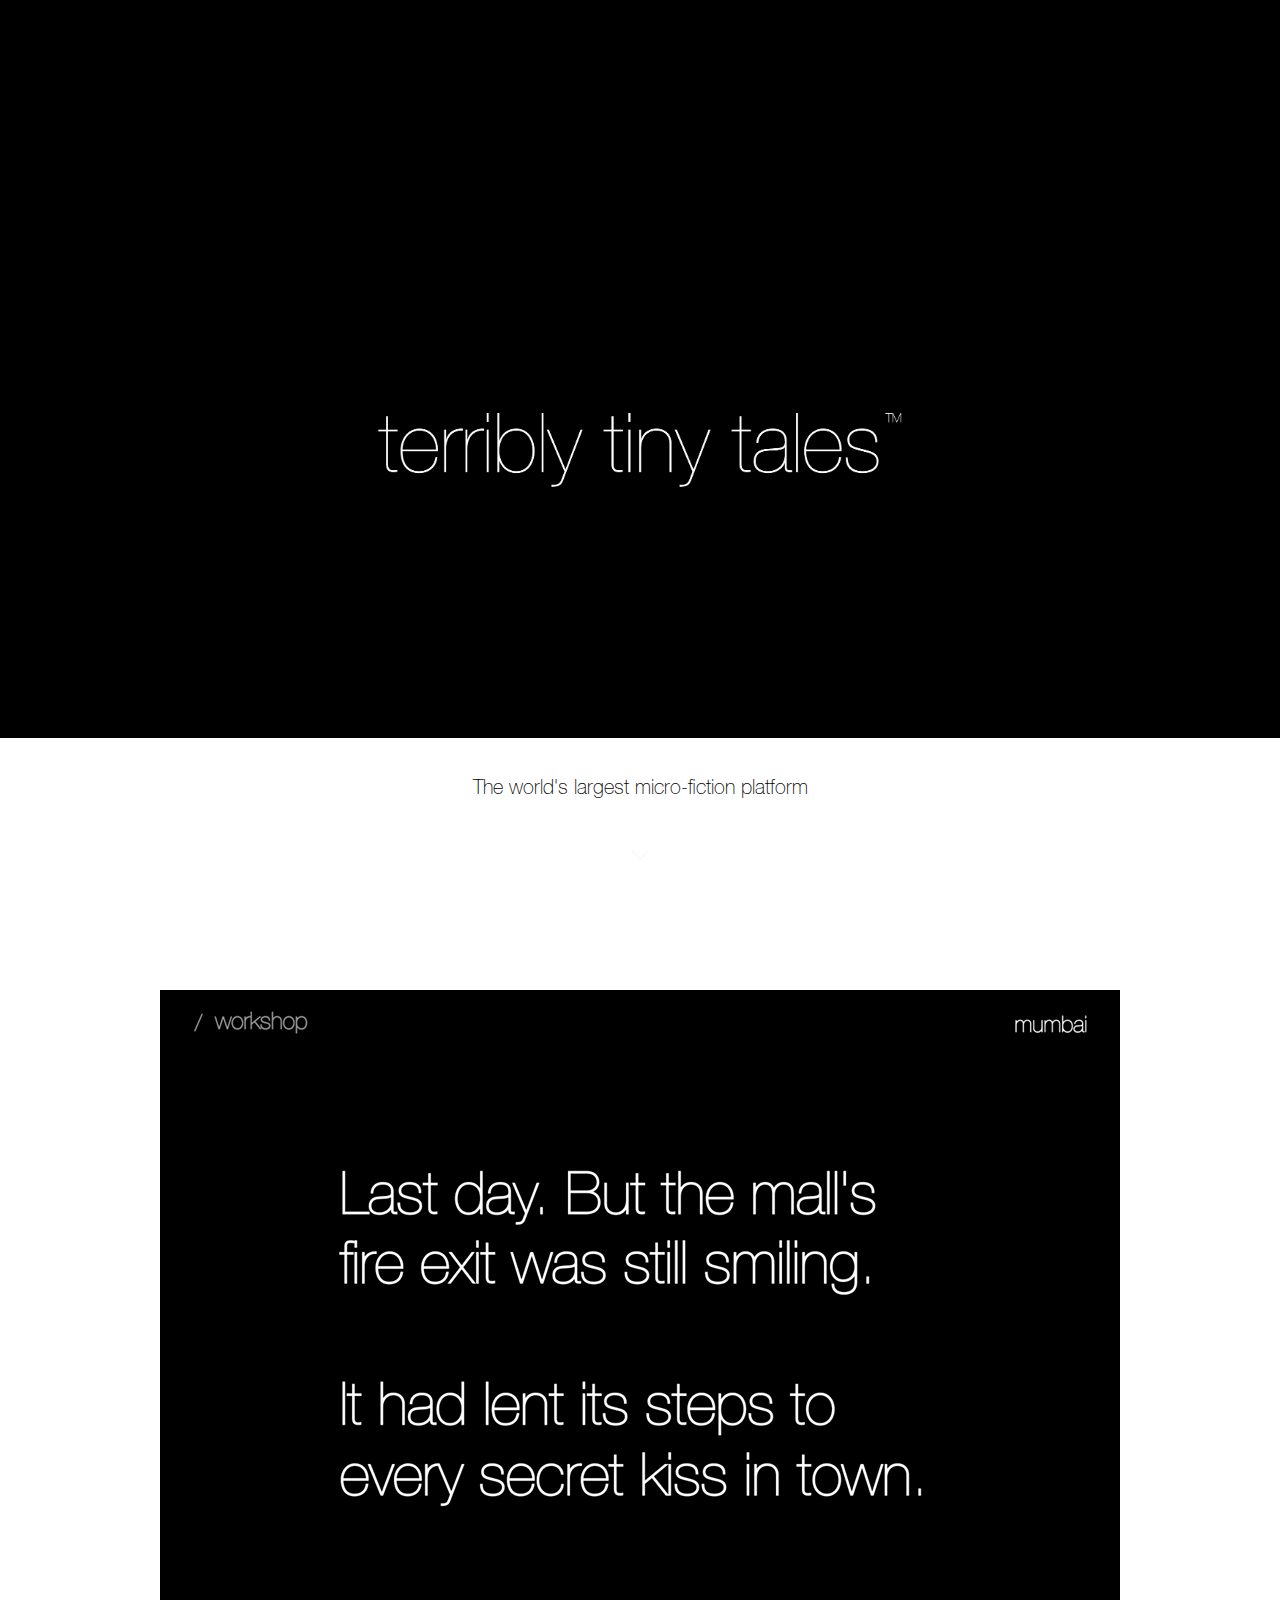
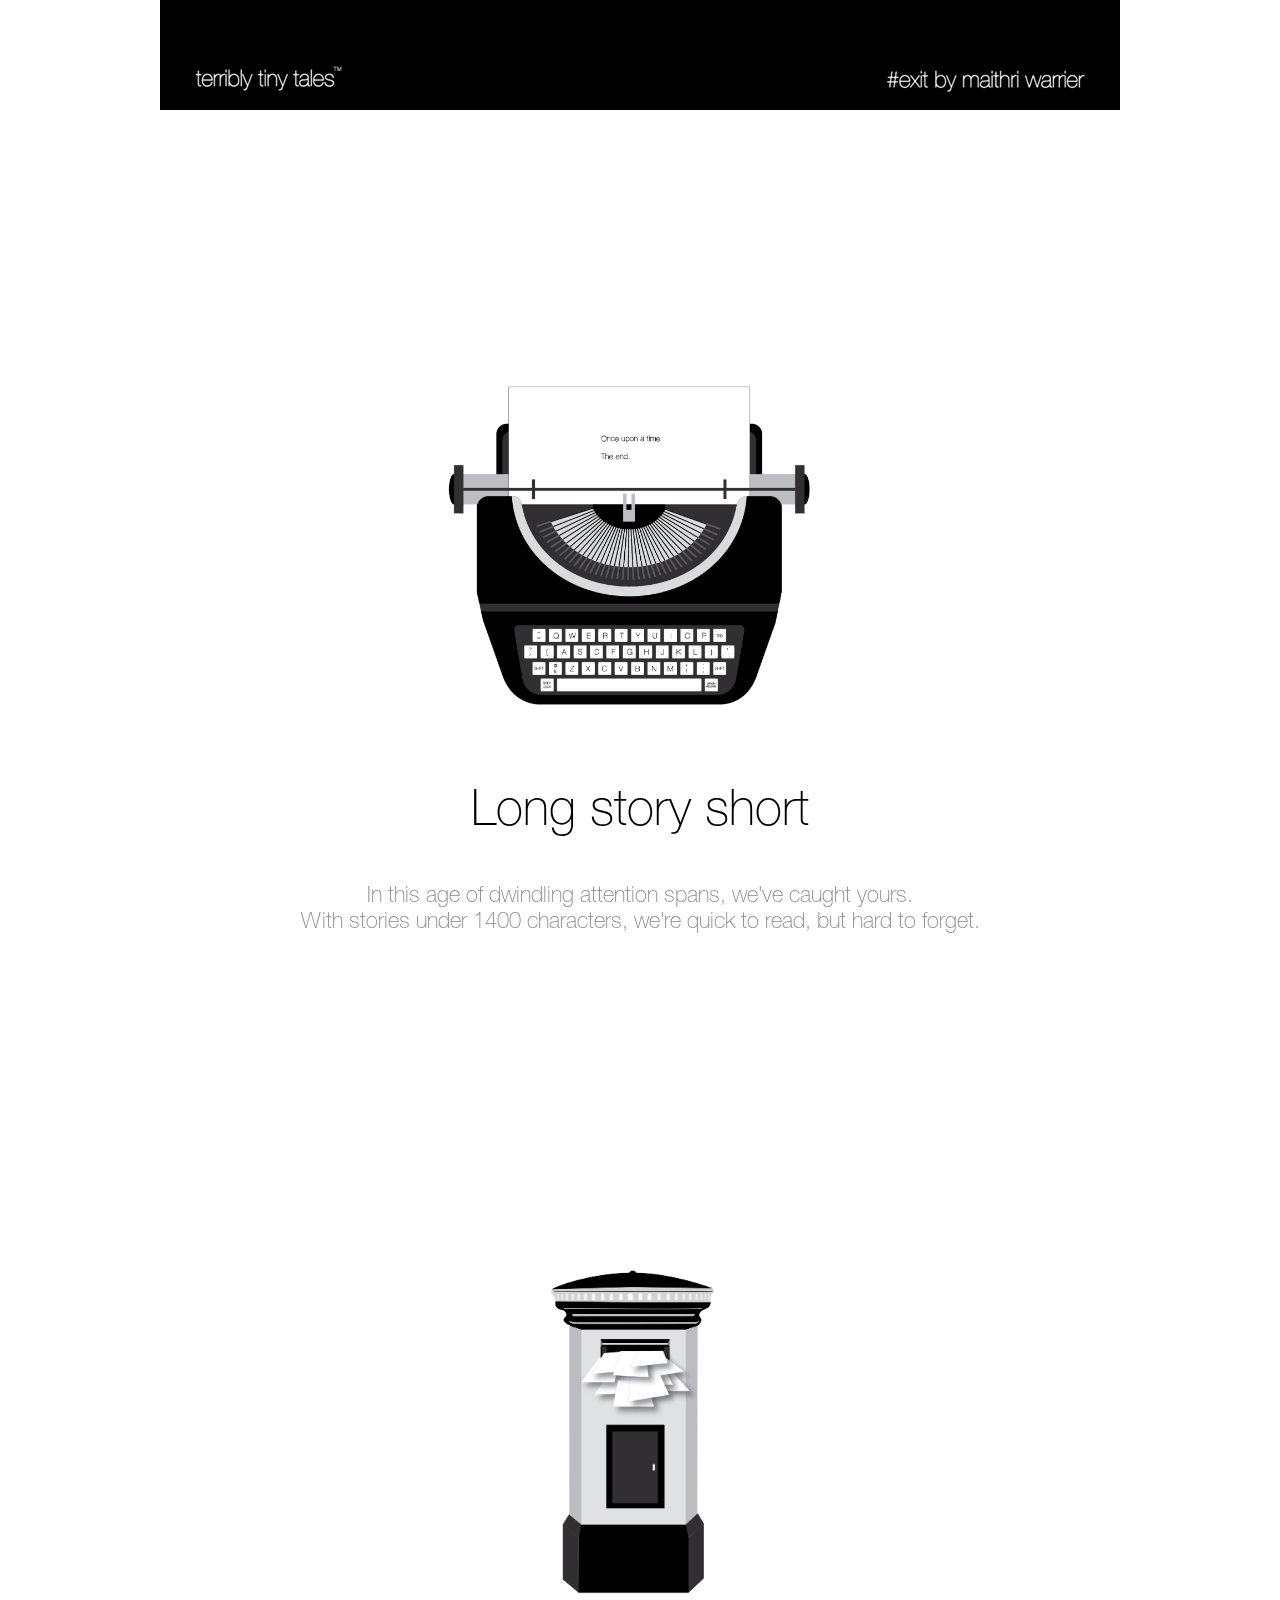
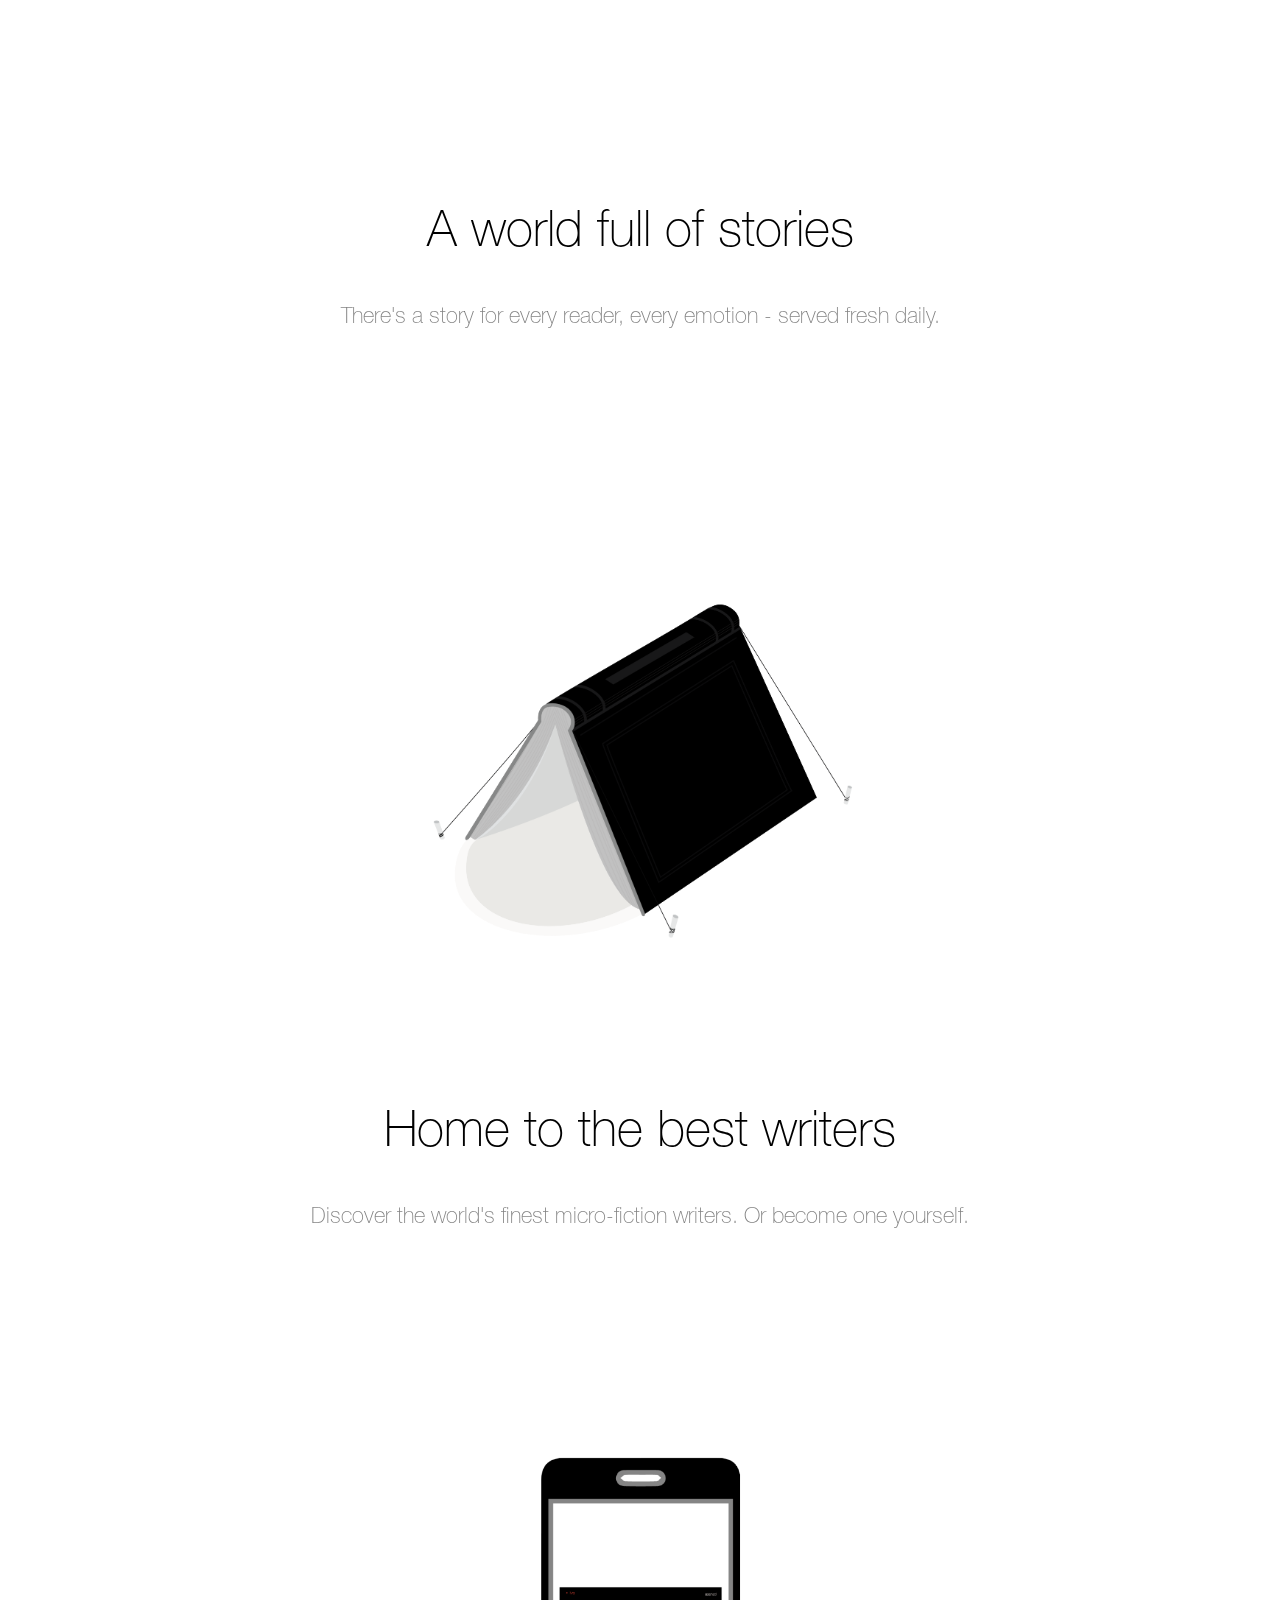
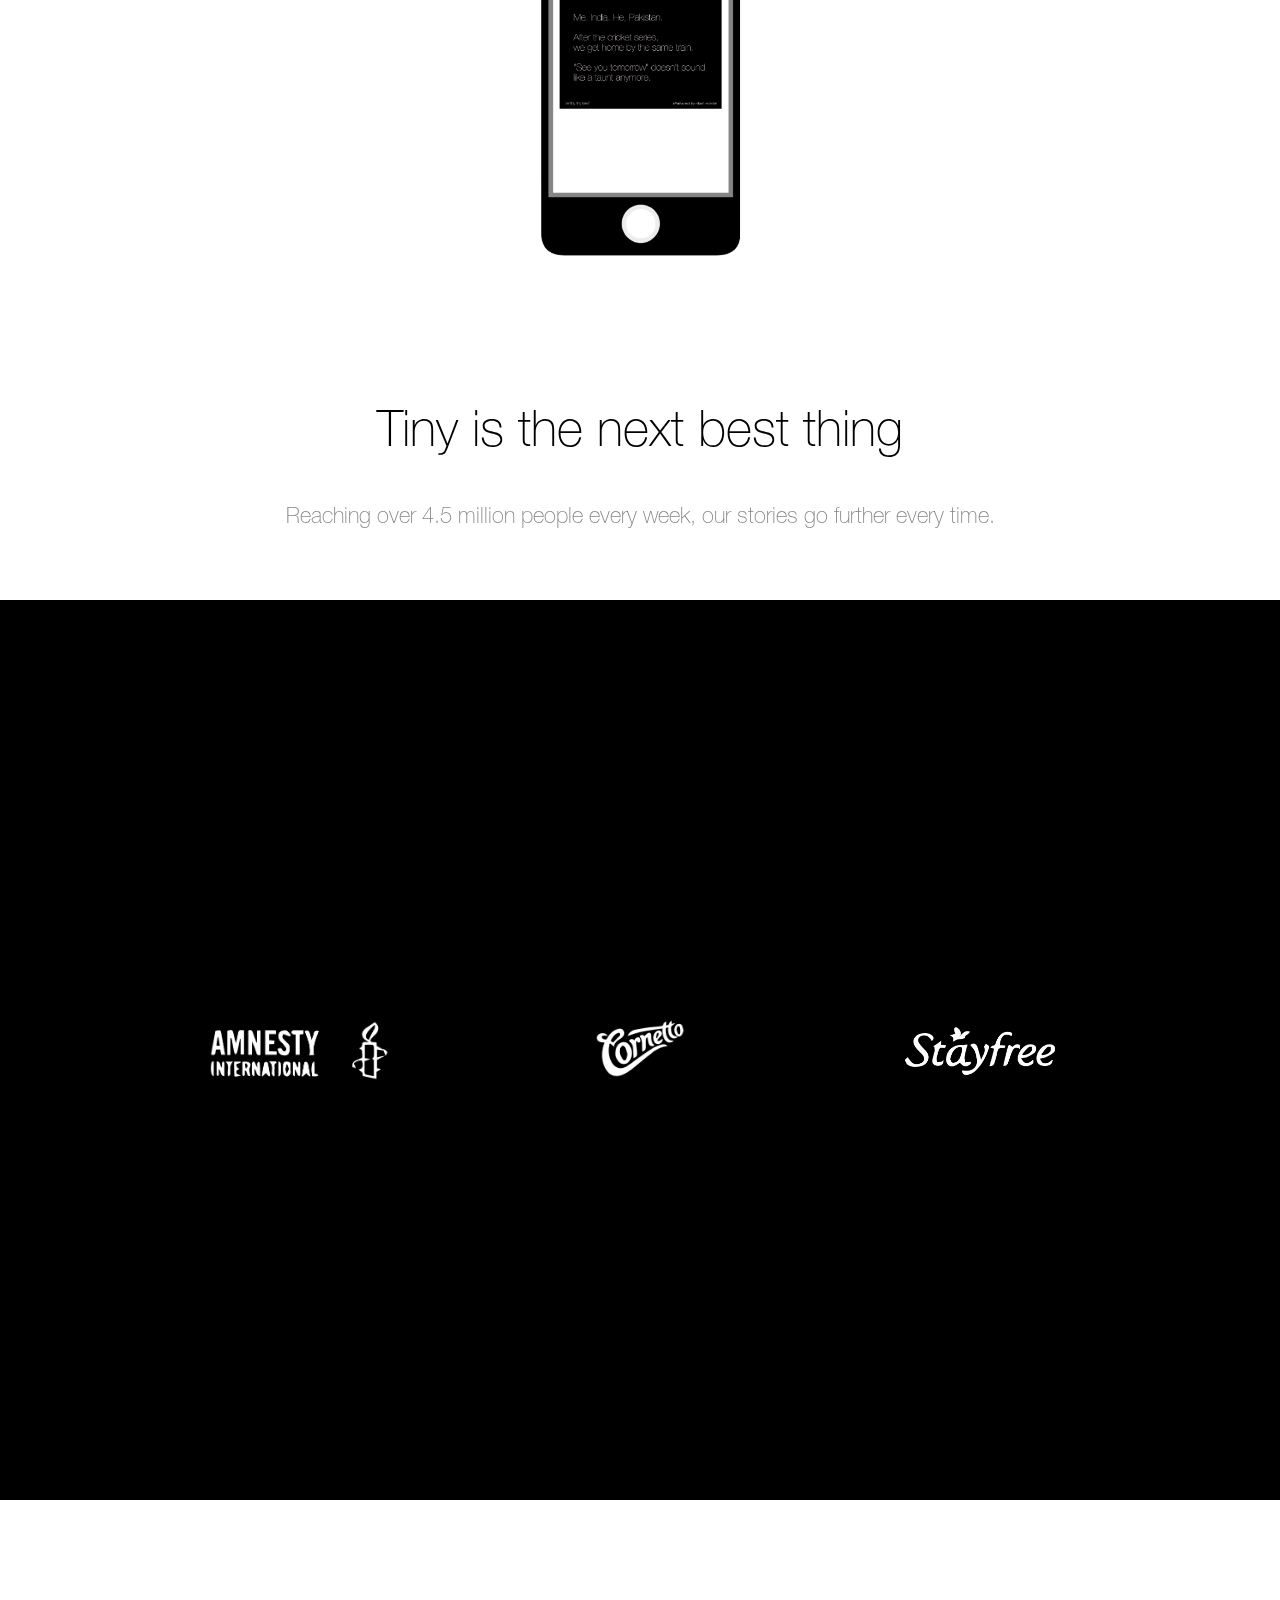
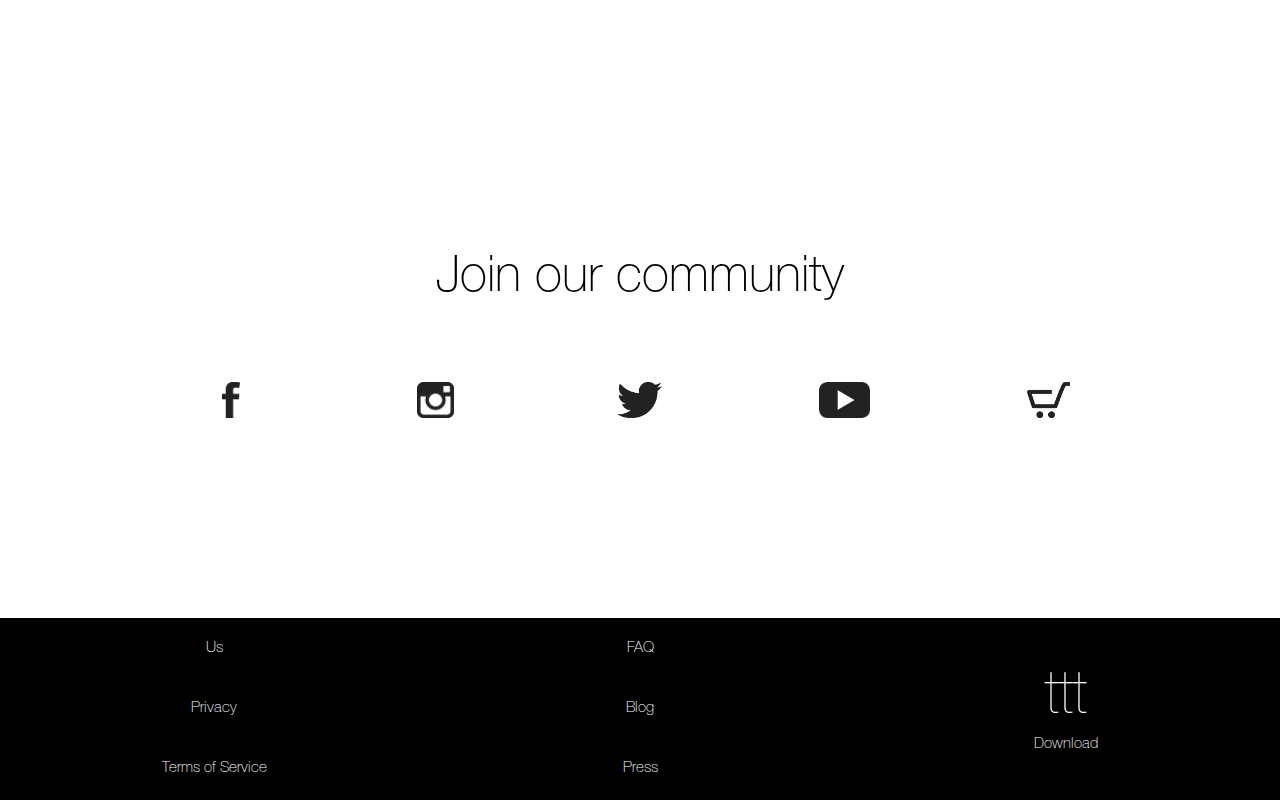
<file: index.html>
<html>
<head>
    <meta name="viewport" content="width=device-width, initial-scale=1">
	<link rel="shortcut icon" href="./favico.jpg" type="image/x-icon">
	<link rel="icon" href="./favico.jpg" type="image/x-icon">
	<title>
		terribly tiny tales
	</title>
	<link rel="stylesheet" href="./css/fullpage.css" />
	<!-- <link rel="stylesheet" href="./css/animation.css" /> -->
	<link rel="stylesheet" href="./css/base.css" />
	<style>


		#logo_hero {
			font-size: 8em;
			width: 50%;
			text-align: center;
		}
		#subtitle {
			font-size: 2em;
			font-weight: 100;
			position: absolute;	
			bottom: 0px;
			left: 0px;
			width: 100%;
			background-color: rgba(255,255,255,1);
			color: black;
			max-height: 20%;
			padding-top: 40px;
			padding-bottom: 40px;
			font-family: neue-l;
		}
		#section1 {
			background-color: rgba(0,0,0,1);
			color: white;
		}
		
		
		.social {
			padding-bottom: 100px;
			margin-top: 50px;
			width: 100%;
			text-align: center;
		}
		.social_icon {
			display: inline-block;
			padding: 20px;
			letter-spacing: 0.7em;
			font-size: 1.4em;
			font-family: neue-l;
		}
		
		

.tale_slide {
			/*width: vw;*/
			/*max-width: 100vw;*/
			max-height:80vh;
			max-width: 90vw;
			/*height: 100%;*/
		}
		#section2 {
			/*background-color: rgba(0,0,0,1);*/
		}





.brands {
	width: 100vw;
}
.slide_title {
	margin-bottom: 60px;
}
#section_brands {
	background-color: rgba(0,0,0,1);
	color: white;
}


.social_list {
	width: 80vw;
	position: relative;
	margin: 0 auto;
}
.social_list tr td img {
	width: auto;
	max-height: 4vh;
}
.social_list tr td {
	text-align: center;
	padding: 30px;
	width: 20%;
	cursor: pointer;
}
 #logo_header {
    height: 90%;
  }


	</style>
	<link rel="stylesheet" href="./css/media.css" />

</head>
<body>
<header>
      <div class="header-top clearfix">
        <h4 class="l-left"><a href="index.html"><img src="./img/logo_hero.jpg" id="logo_header"></a></h4>
        <a class="l-right toggle-menu mobile_nav" href="#">
          <i></i>
          <i></i>
          <i></i>
        </a>
        <ul class="l-right desktop_nav" id="desktop_menu">
			<a href="collaborate.html">
				<li class="anim">
	        		collaborate
	        	</li>
	        </a>
        	<li class="anim">
        		events
        	</li>
        	<li class="anim">
        		stttore
        	</li>
        	<li class="anim">
        		connect
        	</li>
        	<li class="anim">
        		submit
        	</li>
        </ul>
      </div>

      <nav class="hide" style="background-color: black;">
        <ul id="menu">
        	<a href="collaborate.html">
        		<li class="anim">
        		<i>collaborate</i>
	        	</li>
	        </a>
        	<a href="events.html">
	        	<li class="anim">
	        		events
	        	</li>
	        </a>
        	<a href="stttore.html">
	        	<li class="anim">
	        		stttore
	        	</li>
	        </a>
        	<a href="us.html">
	        	<li class="anim">
	        		us
	        	</li>
	        </a>
        	<a href="submit.html">
	        	<li class="anim bottom-rule">
	        		submit
	        	</li>
	        </a>
        	<a href="tos.html">
	        	<li class="anim">
	        		t&amp;c
	        	</li>
	        </a>
        	<a href="faqs.html">
	        	<li class="anim">
	        		faqs
	        	</li>
	        </a>
        	<a href="privacy.html">
	        	<li class="anim bottom-rule">
	        		policy
	        	</li>
	        </a>

        	<li class="anim no-hover">
        		<table class="social_list_menu" width="100%">
		        	<tr>
		        		<td width="20%">
				        	<img class="social_logo_menu" src="./img/social/facebook-white.png" />
				        </td>
				        <td width="20%">
				        	<img class="social_logo_menu" src="./img/social/instagram-white.png" />
				        </td>
				        <td width="20%">
				        	<img class="social_logo_menu" src="./img/social/twitter-white.png" />
				        </td>
				        <td width="20%">
							<img class="social_logo_menu" src="./img/social/youtube-white.png" />
				        </td>
				        <td width="20%">
				        	<img class="social_logo_menu" src="./img/social/stttore-white.png" />
				        </td>
				    </tr>
				</table>
        	</li>

		</ul>
      </nav>
    </header>

<div id="fullPage">
    <section class="vertical-scrolling" id="section1">
    	<img src="./img/logo_hero.jpg" id="logo_hero">
    		<!-- terribly tiny tales<sup><small>&trade;</small></sup> -->

    	<!-- </div> -->
        <div id="subtitle">The world's largest micro-fiction platform<br /><br /><br />
        	<a href="#secondSection" class="icon-up-open-big"><img src="./img/down.png" /></a>
        </div>

    </section>
    <section class="vertical-scrolling" id="section2">
    	<div class="horizontal-scrolling">
	        <img src="./img/tales/1.png" class="tale_slide" />
	    </div>
	    <div class="horizontal-scrolling">
	        <img src="./img/tales/2.png" class="tale_slide" />
	    </div>
	    <div class="horizontal-scrolling">
	        <img src="./img/tales/3.png" class="tale_slide" />
	    </div>
	    <div class="horizontal-scrolling">
	        <img src="./img/tales/4.png" class="tale_slide" />
	    </div>
	    <div class="horizontal-scrolling">
	        <img src="./img/tales/5.png" class="tale_slide" />
	    </div>
	        <div id="timer"></div>
    </section>
    <section class="vertical-scrolling">
    <img src="./img/typing.png" class="sectionimage" />
    <h1 class="sectionheader">Long story short</h1>
    <span class="subpara">In this age of dwindling attention spans, we've caught yours.<br />
		With stories under 1400 characters, we're quick to read, but hard to forget.
</span>
    </section>
    <section class="vertical-scrolling">
    <img src="./img/letterbox.png" class="sectionimage" />
    <h1 class="sectionheader">A world full of stories</h1>
    <span class="subpara">There's a story for every reader, every emotion - served fresh daily.</span>
    </section>
    <section class="vertical-scrolling">
    <img src="./img/book.png" class="sectionimage" />
    <h1 class="sectionheader">Home to the best writers</h1>
    <span class="subpara">Discover the world's finest micro-fiction writers. Or become one yourself.</span>
    </section>
    <section class="vertical-scrolling">
    <img src="./img/phone.png" class="sectionimage" />
    <h1 class="sectionheader">Tiny is the next best thing</h1>
    <span class="subpara">Reaching over 4.5 million people every week, our stories go further every time.</span>
    </section>
    <section class="vertical-scrolling fp-auto-height" id="section_brands">
	    <h1 class="sectionheader" id="brandheading">Brands we've worked with</h1>
	    <img src="./img/left.png" id="leftarrow" class="slideControl" />
	    <img src="./img/right.png" id="rightarrow" class="slideControl" />

    	<div class="horizontal-scrolling">
	        <table class="brands_list" width="70%">
	        	<tr>
	        		<td width="33%">
			        	<img class="brand_logo" src="./img/brand_logos/amnesty.png" />
			        </td>
			        <td width="33%">
			        	<img class="brand_logo" src="./img/brand_logos/cornetto.png" />
			        </td>
			        <td width="33%">
			        	<img class="brand_logo" src="./img/brand_logos/stayfree.png" />
			        </td>
			    </tr>
			</table>
	    </div>
	    <div class="horizontal-scrolling">
			<table class="brands_list" width="70%">
			    <tr>
			        <td width="33%">
						<img class="brand_logo" src="./img/brand_logos/asianpaints.png" />
			        </td>
			        <td width="33%">
			        	<img class="brand_logo" src="./img/brand_logos/vodafone.png" />
			        </td>
			        <td width="33%">
			        	<img class="brand_logo" src="./img/brand_logos/schartered.png" />
			        </td>
			    </tr>
			</table>
		</div>
    </section> 
    <section class="vertical-scrolling">
    	<h1 class="sectionheader">Join our community</h1>
    	<table class="social_list" width="100%">
	        	<tr>
	        		<td width="20%">
			        	<img class="brand_logo" src="./img/social/facebook.png" />
			        </td>
			        <td width="20%">
			        	<img class="brand_logo" src="./img/social/instagram.png" />
			        </td>
			        <td width="20%">
			        	<img class="brand_logo" src="./img/social/twitter.png" />
			        </td>
			        <td width="20%">
						<img class="brand_logo" src="./img/social/youtube.png" />
			        </td>
			        <td width="20%">
			        	<img class="brand_logo" src="./img/social/stttore.png" />
			        </td>
			    </tr>
			</table>
    	<table class="footer">
    		<tr>
    			<td width="30%" class="anim">
    				<a href="us.html">Us</a>
    			</td>
    			<td width="33%" class="anim">
    				<a href="faqs.html">FAQ</a>
    			</td>
    			<td width="33%" rowspan="3" class="anim">
    				<span style="font-size: 4em; font-family: neue;">ttt</span>
    				<br /><a href="mediakit.html">Download</a>
    			</td>
    		</tr>
    		<tr>
    			<td width="33%" class="anim">
    				<a href="privacy.html">Privacy</a>
    			</td>
    			<td width="33%" class="anim">
    				Blog
    			</td>
    		</tr>
    		<tr>
    			<td width="33%" class="anim">
    				<a href="tos.html">Terms of Service</a>
    			</td>	
    			<td width="33%" class="anim">
    				<a href="press.html">Press</a>
    			</td>
    		</tr>
    	</table>
    </section>  
</div>



</body>
	<script src="./js/jquery.js"></script>
	<script src="./js/fullpage.js"></script>
	<script src="./js/progressbar.js"></script>
	<script>
	$(document).ready(function() {
			var windowWidth = $(document).width();
					// Progressbar
		var bar = new ProgressBar.Line('#timer', {
		  strokeWidth: 1,
		  easing: 'linear',
		  duration: 7000,
		  color: '#000000',
		  trailColor: '#aaa',
		  trailWidth: 1,
		  svgStyle: {width: '100%', height: '100%'}
		});

			if (windowWidth < 767) {
				$('.brand_logos').css("width", "100%");
				$('.brands_list').css("width", "80%");
			}
		 // variables
		  var $header_top = $('.header-top');
		  var $nav = $('nav');

      		$nav.click(function() {
			    $header_top.toggleClass('open-menu');
			    if ($header_top.hasClass('open-menu')) {
		      	}
		      	else {
				      	$header_top.fadeOut();		      			
		      	}
      		});

      		$('#menu').click(function(e) {
      			e.stopPropagation();
      		});
	

			$('#leftarrow').click(function() {
				$.fn.fullpage.moveSlideLeft();
			});

			$('#rightarrow').click(function() {
				$.fn.fullpage.moveSlideRight();
			});

	  // toggle menu 
			  $header_top.find('a').on('click', function() {
			    $(this).parent().toggleClass('open-menu');
			    if ($header_top.hasClass('open-menu')) {
			    		console.log("Opening");
			    		window.revertAfterMenuClose = window.lastSlideLoaded;
			    		console.log("moving to"+window.anchors[window.revertAfterMenuClose-1])
						// $.fn.fullpage.silentMoveTo(window.anchors[window.revertAfterMenuClose-1]);
			      	}
			      	else {
					      	$header_top.fadeOut();	
						console.log(window.revertAfterMenuClose-1)

						// $.fn.fullpage.silentMoveTo(window.revertAfterMenuClose-1);
			      	}
			  });

		 window.anchors = ['firstSection', 'secondSection', 'thirdSection', 'fourthSection', 'fifthSection', 'sixthSection', 'seventhSection', 'eighthSection'];


		$('#fullPage').fullpage({
		    sectionSelector: '.vertical-scrolling',
		    slideSelector: '.horizontal-scrolling',
		    controlArrows: false, 
		    scrollBar: true, 
		    // navigation: true, 
		    slidesNavigation: false,
		    anchors: window.anchors,
		    autoScrolling: true,

		    afterLoad: function(anchorLink, index) {
		      window.lastSlideLoaded = index;
		      $header_top.css('background', 'rgba(0,0,0, 1)');
		      $nav.css('background', 'rgba(0,0,0,0.9)');
		      if (index == 1) {
		      	if ($header_top.hasClass('open-menu')) {
		      	}
		      	else {
			      	$header_top.fadeOut();
		      	}
		      }
		        else {
			      	$header_top.fadeIn();
		        	if (index == 7) {
				      $('#fp-nav ul li a span, .fp-slidesNav ul li a span').css('background', 'rgb(255,255,255)'); 

		        	}
		        	else {
				      $('#fp-nav ul li a span, .fp-slidesNav ul li a span').css('background', 'rgb(0,0,0)'); 

		        	}
					

					if (index == 7) {
						$('#brandheading').fadeIn();
						$('.slideControl').fadeIn();
					}
					else {
						$('#brandheading').fadeOut();
						$('.slideControl').fadeOut();
					}
		        }
					beginTimer(bar, index);
		    },

		    onLeave: function(index, nextIndex, direction) {
		    },

		    afterSlideLoad: function( anchorLink, index, slideAnchor, slideIndex){
            var loadedSlide = $(this);
        }

		});
		$.fn.fullpage.reBuild();


	function beginTimer(bar, index) {
		if (index == 2) {
			$('#timer').fadeIn();
			bar.set(0.0);
			bar.animate(1.0, function() {
				$.fn.fullpage.moveSlideRight();
				beginTimer(bar, index);
			}); 
		}
		else {
			$('#timer').fadeOut();
			bar.stop();
			bar.set(0.0);
		}
	}
});
	</script>
</html>
</file>
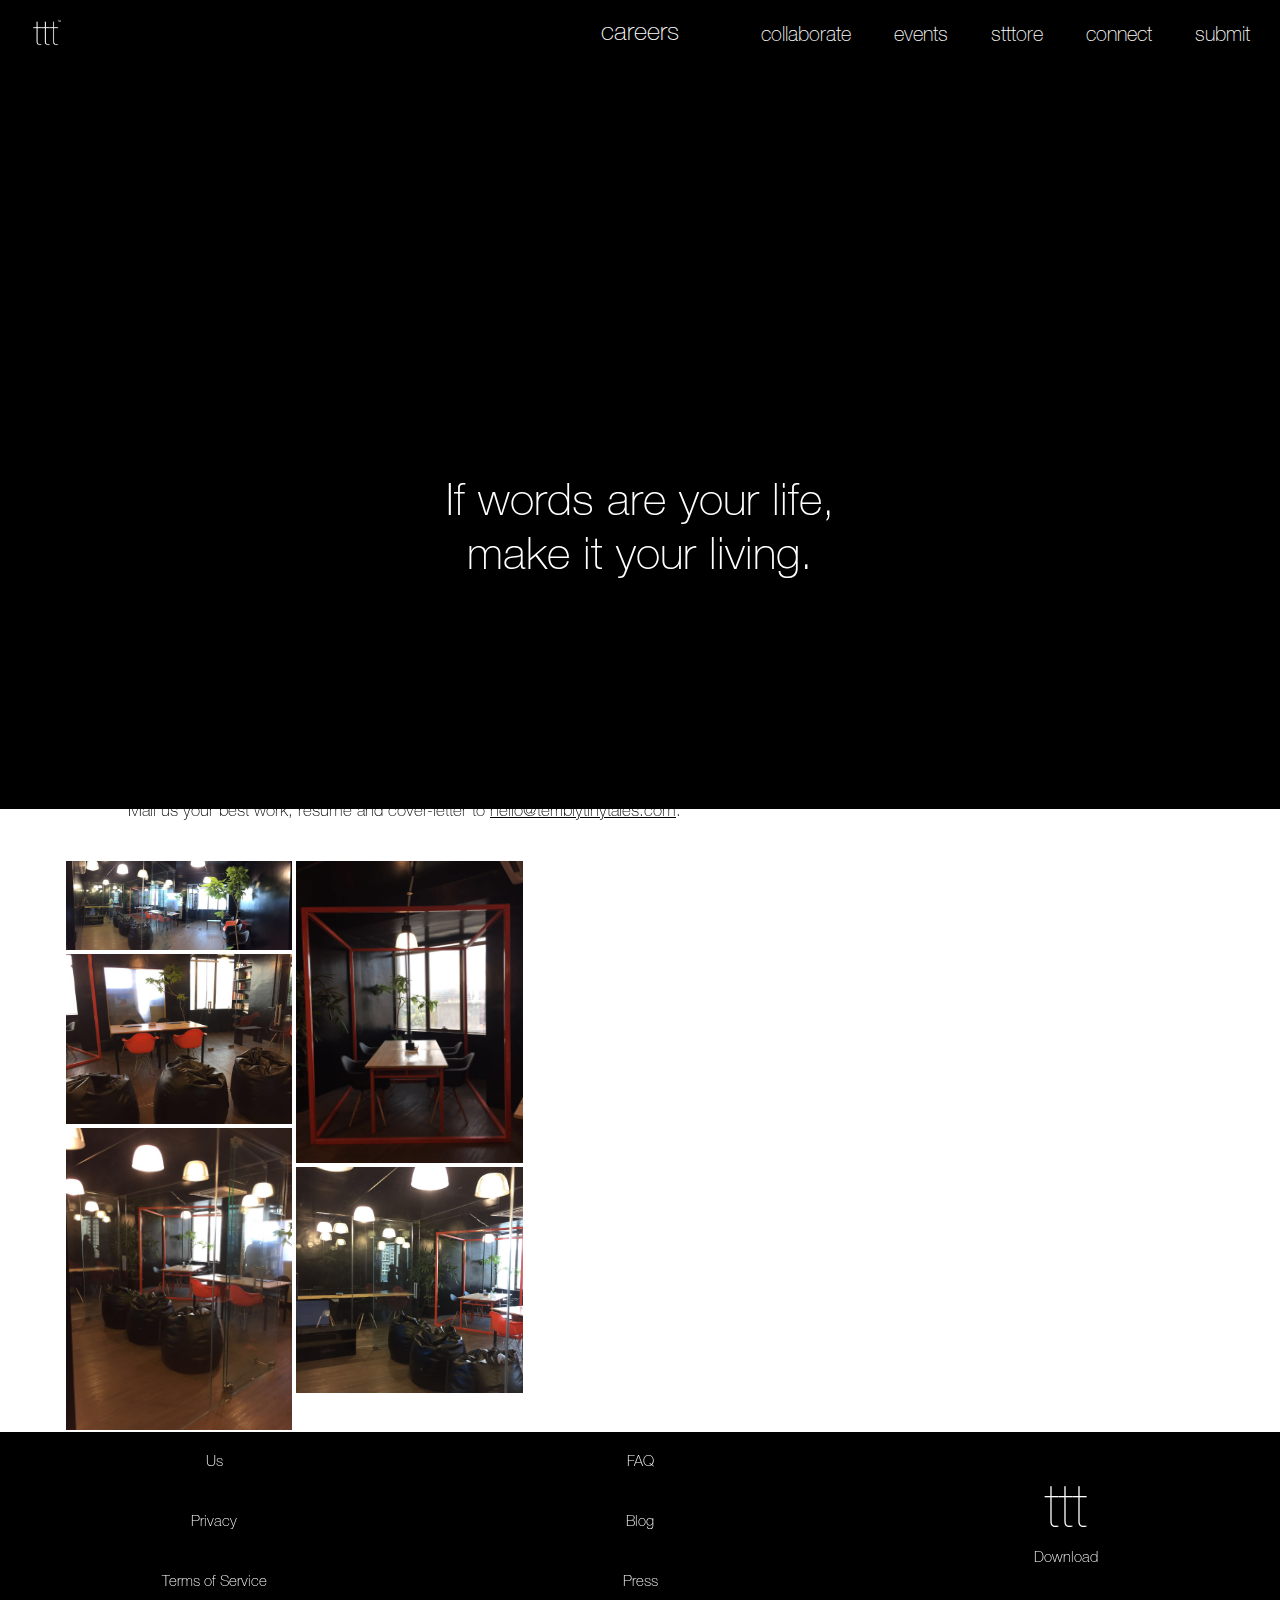
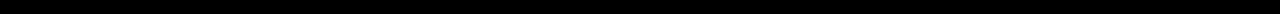
<file: careers.html>
<html>
<head>
    <meta name="viewport" content="width=device-width, initial-scale=1">
	<link rel="shortcut icon" href="./favico.jpg" type="image/x-icon">
	<link rel="icon" href="./favico.jpg" type="image/x-icon">
	<title>
		terribly tiny tales | careers
	</title>
	<link rel="stylesheet" href="./css/fullpage.css" />
	<link rel="stylesheet" href="./css/base.css" />
	<style>
		.l-center {
			text-align: center;
			/*float: left;*/
			position: absolute;
			height: 70px;
			width: 20%;
			left: 40%;
			margin: 0 auto;
			color: white;
		}
		#logo_header {
			height: 70%;
			margin-top: 15%;

		}
		.talebox {
			width: 60%;
			background-color: black;
			margin: 0 auto;
			color: white;
			padding: 40px;
			box-sizing: border-box;
			margin-top: 80px;
			margin-bottom: 30px;
		}
		.tb_title {
			font-size: 6em;
			display: block;
			margin-bottom: 0px;
		}
		.tb_subtitle {
			font-size: 3em;
			margin-top: -10px;
			display: block;
		}
		.sectionheader:not(.no-space) {
		    margin-bottom: 100px;
		}
		.subpara:not(.no-space) {
			margin-top: 100px;
		}
		.userform {
			width: 80%;
			margin: 0 auto;
			text-align: center;
			background-color: rgba(255,255,255,0.9);
			padding-top: 20px;
			padding-bottom: 20px;
		}
		input {
			display: block;
			width: 80%;
			margin: 0 auto;
			margin-top: 8px;
			margin-bottom: 8px;
			padding: 10px;
			border: 0px;
			text-align: center;
			font-size: 2em;
			outline-width: 0px;
		}
		input[type="submit"] {
			background-color: black;
			margin-top: 20px;
			border: 0px;
			color: white;
		}
		.sectionheader {
			color: black;
		}
		.black-page.sectionheader {
			color: white;
		}
		.black-page.subpara {
			color: rgba(255,255,255,0.7);
		}
		.sectionheader-left {
			text-align: left;
			margin: 0 auto;
			width: 85%;
		}
		.subpara {
			color: black;
			text-align: left;
			padding-left: 10%;
		}
		.subpara a {
			color: black;
			text-decoration: underline;
		}
		#photos {
		  /* Prevent vertical gaps */
		  line-height: 0;
		  width: 90%;
		  margin: 0 auto;
		  -webkit-column-count: 5;
		  -webkit-column-gap:   0px;
		  -moz-column-count:    5;
		  -moz-column-gap:      0px;
		  column-count:         5;
		  column-gap:           0px;  
		}

		#photos img {
		  /* Just in case there are inline attributes */
		  width: 100% !important;
		  height: auto !important;
		  padding: 2px;
		  box-sizing: border-box;
		}
		@media (max-width: 1200px) {
		  #photos {
		  -moz-column-count:    4;
		  -webkit-column-count: 4;
		  column-count:         4;
		  }
		}
		.sections {
			width: 100%;
			background-color: black;
		}
		#page-content {
			padding: 0px;
			position: absolute;
			top: 70%;
		}

	</style>
	<link rel="stylesheet" href="./css/media.css" />
</head>

<body>

	<header>
      <div class="header-top clearfix">
        <h4 class="l-left"><a href="index.html"><img src="./img/logo_monogram.jpg" id="logo_header"></a></h4>
        <h4 class="l-center">careers</h4>
        <a class="l-right toggle-menu mobile_nav" href="#">
          <i></i>
          <i></i>
          <i></i>
        </a>
        <ul class="l-right desktop_nav" id="desktop_menu">
			<li class="anim">
        		collaborate
        	</li>
        	<li class="anim">
        		events
        	</li>
        	<li class="anim">
        		stttore
        	</li>
        	<li class="anim">
        		connect
        	</li>
        	<li class="anim">
        		submit
        	</li>
        </ul>
      </div>

      <nav class="hide" style="background-color: black;">
        <ul id="menu">
        	<a href="collaborate.html">
        		<li class="anim">
        		<i>collaborate</i>
	        	</li>
	        </a>
        	<a href="events.html">
	        	<li class="anim">
	        		events
	        	</li>
	        </a>
        	<a href="stttore.html">
	        	<li class="anim">
	        		stttore
	        	</li>
	        </a>
        	<a href="us.html">
	        	<li class="anim">
	        		us
	        	</li>
	        </a>
        	<a href="submit.html">
	        	<li class="anim bottom-rule">
	        		submit
	        	</li>
	        </a>
        	<a href="tos.html">
	        	<li class="anim">
	        		t&amp;c
	        	</li>
	        </a>
        	<a href="faqs.html">
	        	<li class="anim">
	        		faqs
	        	</li>
	        </a>
        	<a href="privacy.html">
	        	<li class="anim bottom-rule">
	        		policy
	        	</li>
	        </a>

        	<li class="anim no-hover">
        		<table class="social_list_menu" width="100%">
		        	<tr>
		        		<td width="20%">
				        	<img class="social_logo_menu" src="./img/social/facebook-white.png" />
				        </td>
				        <td width="20%">
				        	<img class="social_logo_menu" src="./img/social/instagram-white.png" />
				        </td>
				        <td width="20%">
				        	<img class="social_logo_menu" src="./img/social/twitter-white.png" />
				        </td>
				        <td width="20%">
							<img class="social_logo_menu" src="./img/social/youtube-white.png" />
				        </td>
				        <td width="20%">
				        	<img class="social_logo_menu" src="./img/social/stttore-white.png" />
				        </td>
				    </tr>
				</table>
        	</li>

		</ul>
      </nav>
    </header>




  <div id="fullPage" class="noplugin">
    	<div class="sections main-section">
		    <h1 class="sectionheader black-page">If words are your life, <br />make it your living.</h1>
	    </div>

    	<div id="page-content">


		    <h2 class="sectionheader sectionheader-left no-space">Work with the world's largest social storytelling platform.</h2>
		    <span class="subpara no-space">Mail us your best work, resume and cover-letter to <a href="mailto:hello@terriblytinytales.com">hello@terriblytinytales.com</a>.</span>

<!-- 		    <table width="80%" id="collage">
		    	<tr>
		    		<td width="100%" colspan="2">
					  <img class="collagepic" src="./img/careers/4.jpeg" />
					</td>
				</tr>
				<tr>
					<td width="40%">
					  <img class="collagepic" src="./img/careers/3.jpeg" />
					</td>
					<td width="60%">
					  <img class="collagepic" src="./img/careers/5.jpeg" />
					</td>
				</tr>
			</table> -->
			<br /><br /><br />
			<section id="photos">
			  <img src="./img/careers/4.jpeg" />
			  <img src="./img/careers/5.jpeg" />
			  <img src="./img/careers/3.jpeg" />
			  <img src="./img/careers/1.jpeg" />
			  <img src="./img/careers/2.jpeg" />
			</section>
			  		<table class="footer">
    		<tr>
    			<td width="30%" class="anim">
    				<a href="us.html">Us</a>
    			</td>
    			<td width="33%" class="anim">
    				<a href="faqs.html">FAQ</a>
    			</td>
    			<td width="33%" rowspan="3" class="anim">
    				<span style="font-size: 4em; font-family: neue;">ttt</span>
    				<br /><a href="mediakit.html">Download</a>
    			</td>
    		</tr>
    		<tr>
    			<td width="33%" class="anim">
    				<a href="privacy.html">Privacy</a>
    			</td>
    			<td width="33%" class="anim">
    				Blog
    			</td>
    		</tr>
    		<tr>
    			<td width="33%" class="anim">
    				<a href="tos.html">Terms of Service</a>
    			</td>	
    			<td width="33%" class="anim">
    				<a href="press.html">Press</a>
    			</td>
    		</tr>
    	</table>
		</div>

	</div>


</body>
<script src="./js/jquery.js"></script>
<script src="./js/fullpage.js"></script>
<script>
	$(document).ready(function() {
		var windowWidth = $(document).width();

		if (windowWidth < 767) {
			$('.brand_logos').css("width", "100%");
			$('.brands_list').css("width", "80%");
		}

		var $header_top = $('.header-top');
		var $nav = $('nav');

  		$nav.click(function() {
		    $header_top.toggleClass('open-menu');
  		});

  		$('#menu').click(function(e) {
  			e.stopPropagation();
  		});


		$('#leftarrow').click(function() {
			$.fn.fullpage.moveSlideLeft();
		});

		$('#rightarrow').click(function() {
			$.fn.fullpage.moveSlideRight();
		});


		$header_top.find('a').on('click', function() {
			$(this).parent().toggleClass('open-menu');
		});






		$('#fullPage').fullpage({

		    afterLoad: function(anchorLink, index) {
		      window.lastSlideLoaded = index;
		      $header_top.css('background', 'rgba(0,0,0, 1)');
		      $nav.css('background', 'rgba(0,0,0,0.9)');
		      	$header_top.fadeIn();
		    },

		    onLeave: function(index, nextIndex, direction) {
		    },

		    afterSlideLoad: function( anchorLink, index, slideAnchor, slideIndex){
	            var loadedSlide = $(this);
	        }

		});
		$.fn.fullpage.reBuild();
		$.fn.fullpage.destroy();

});
	</script>
</html>
</file>
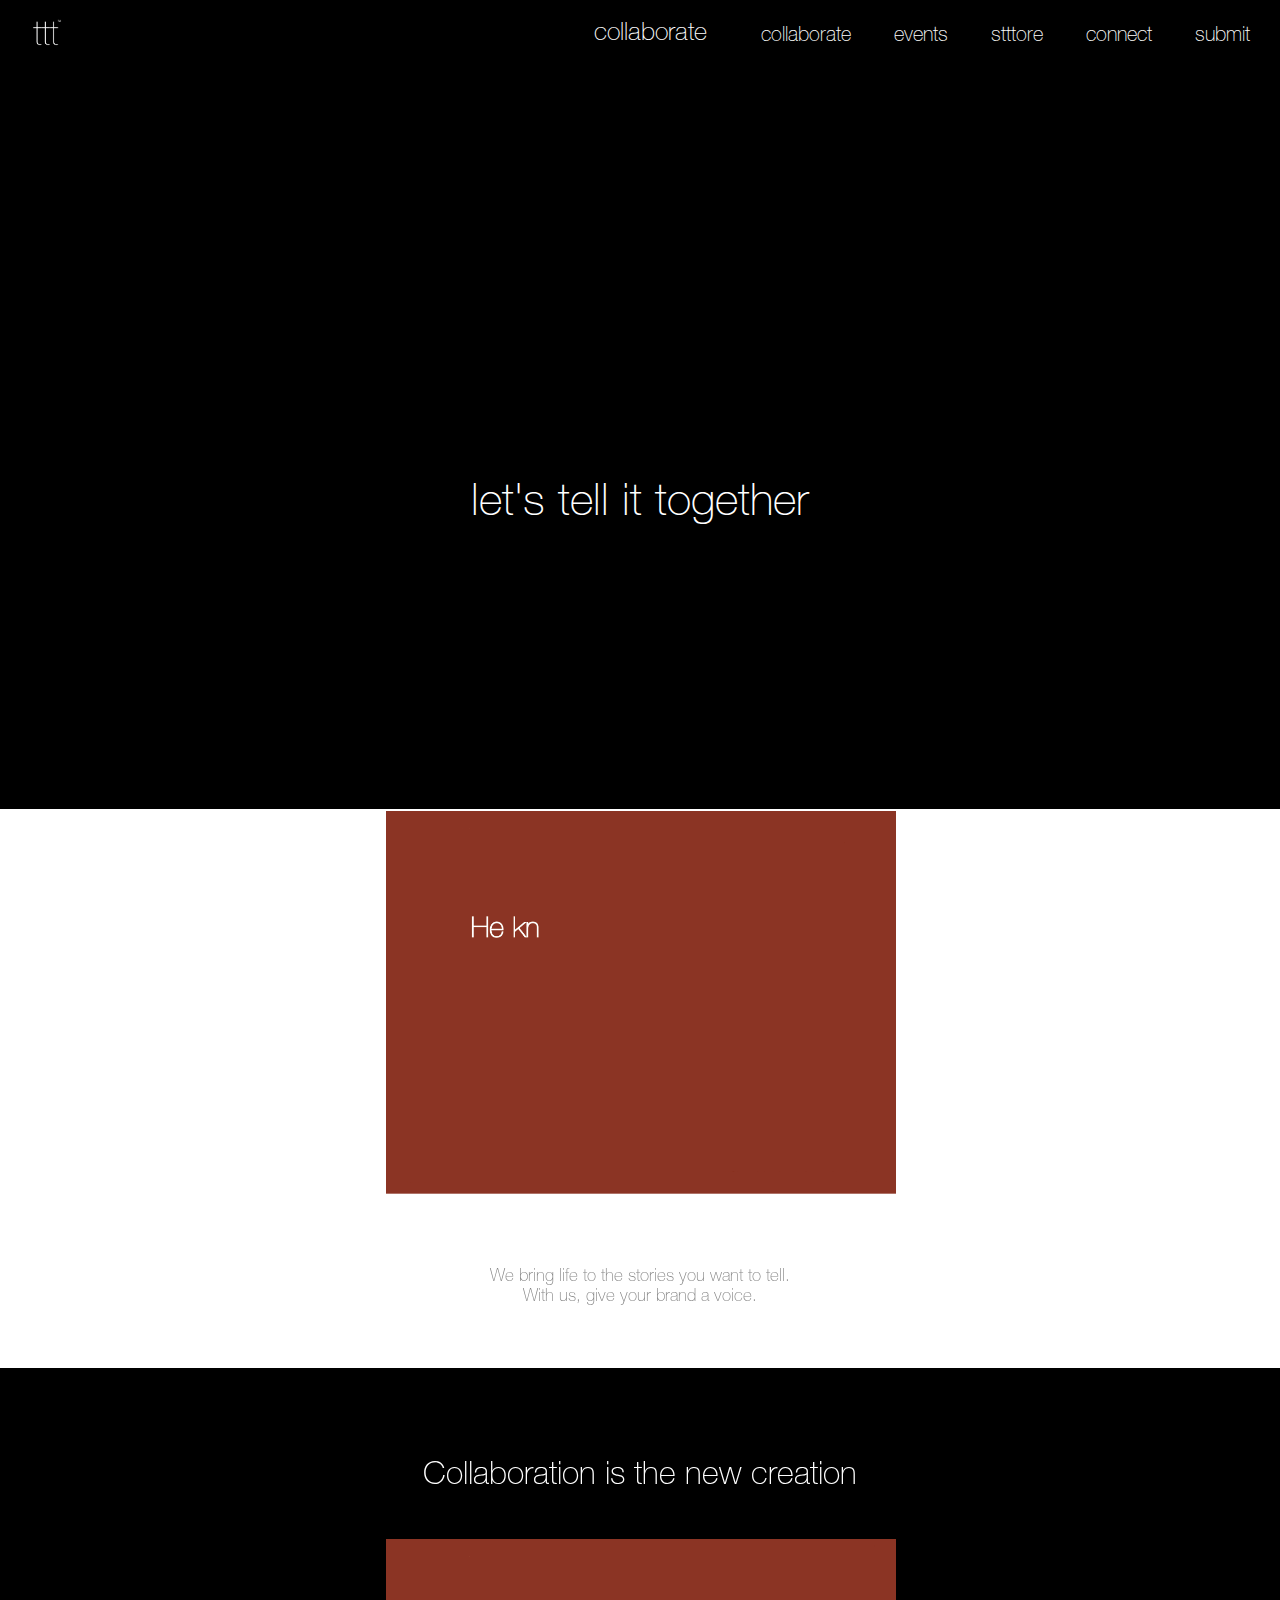
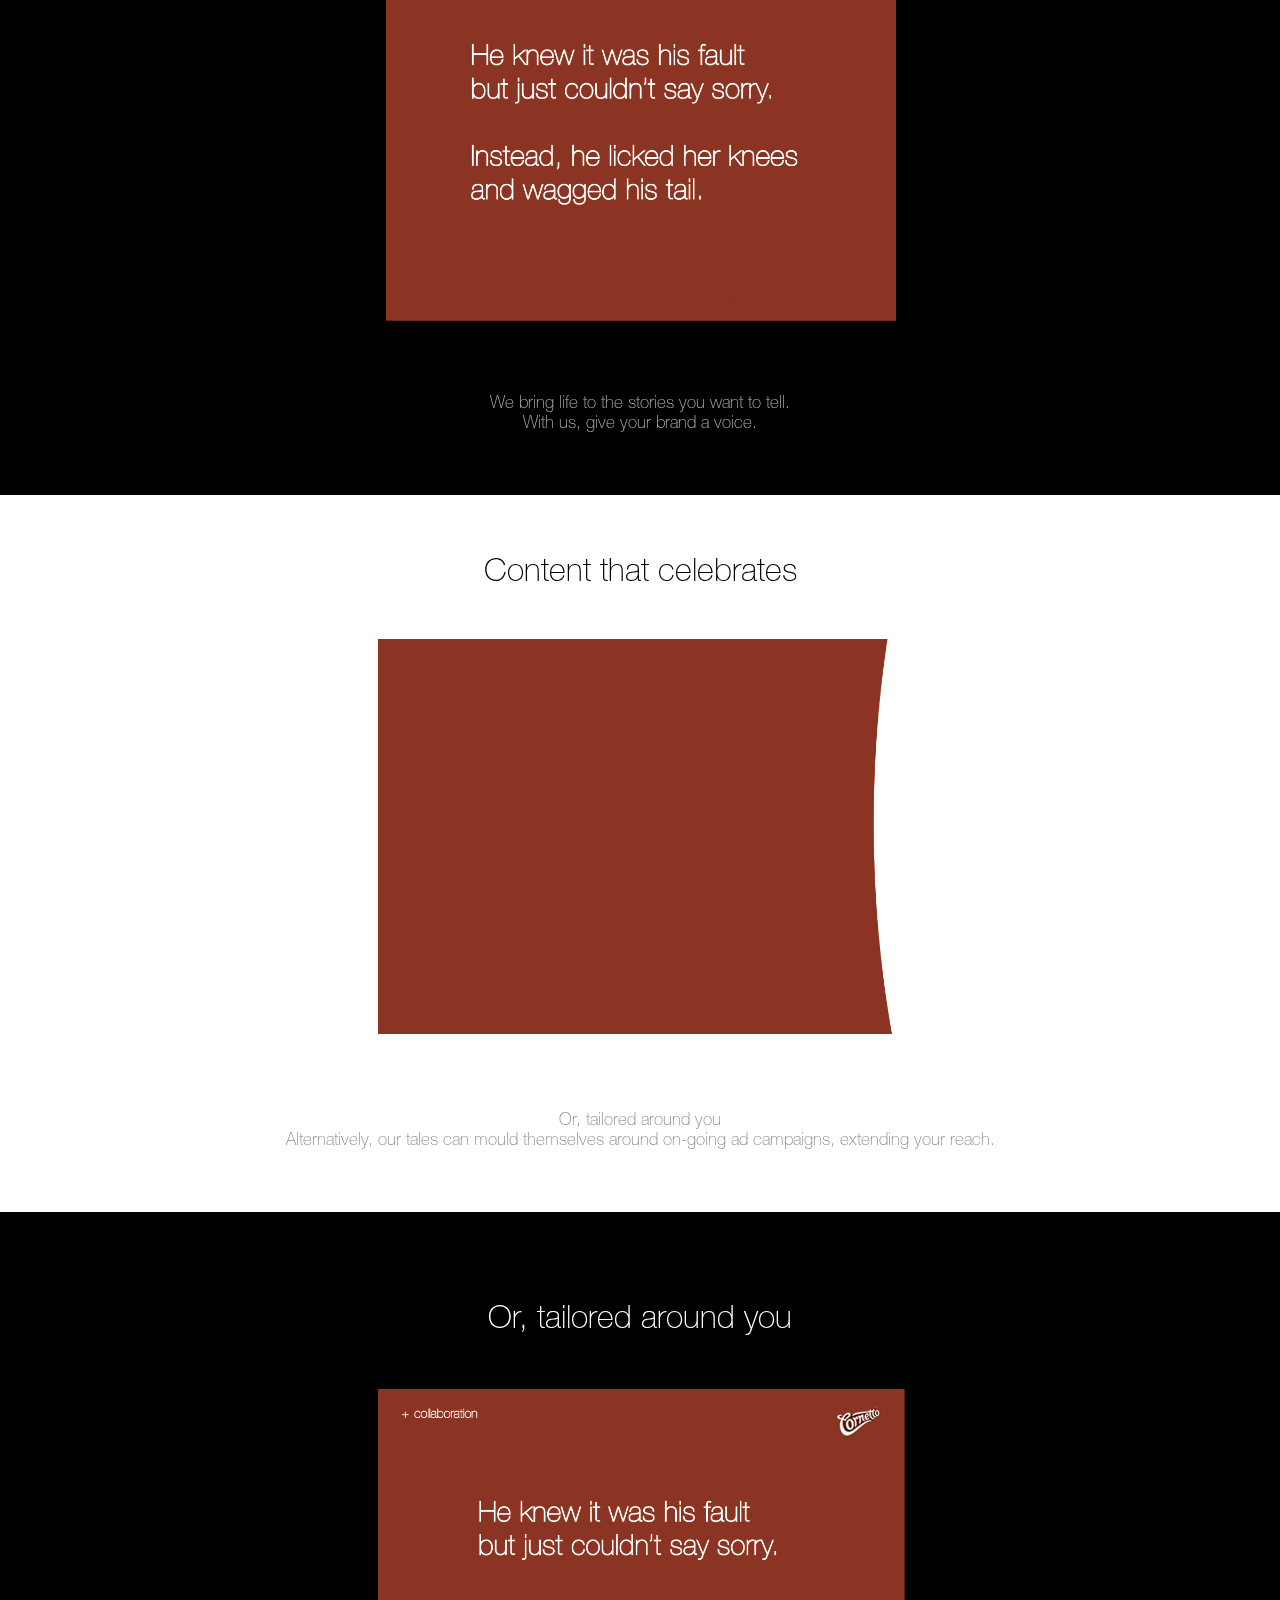
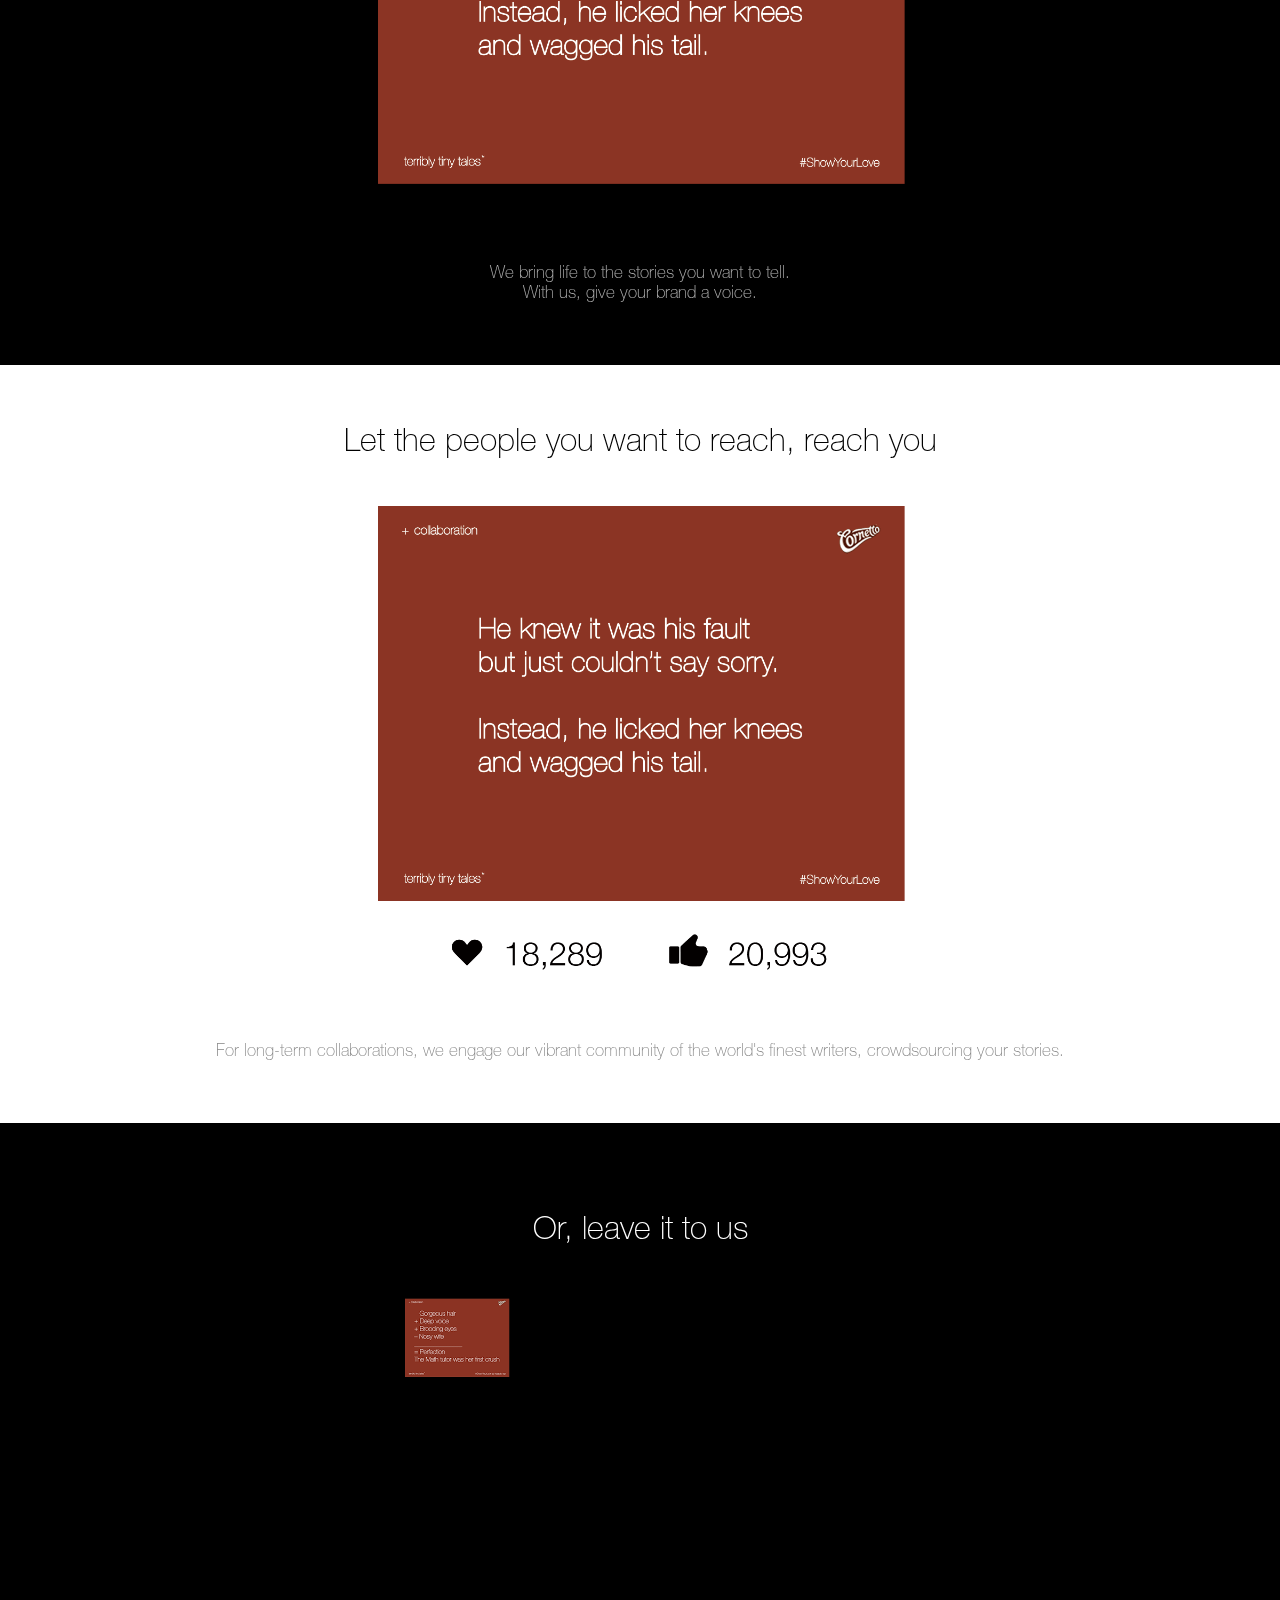
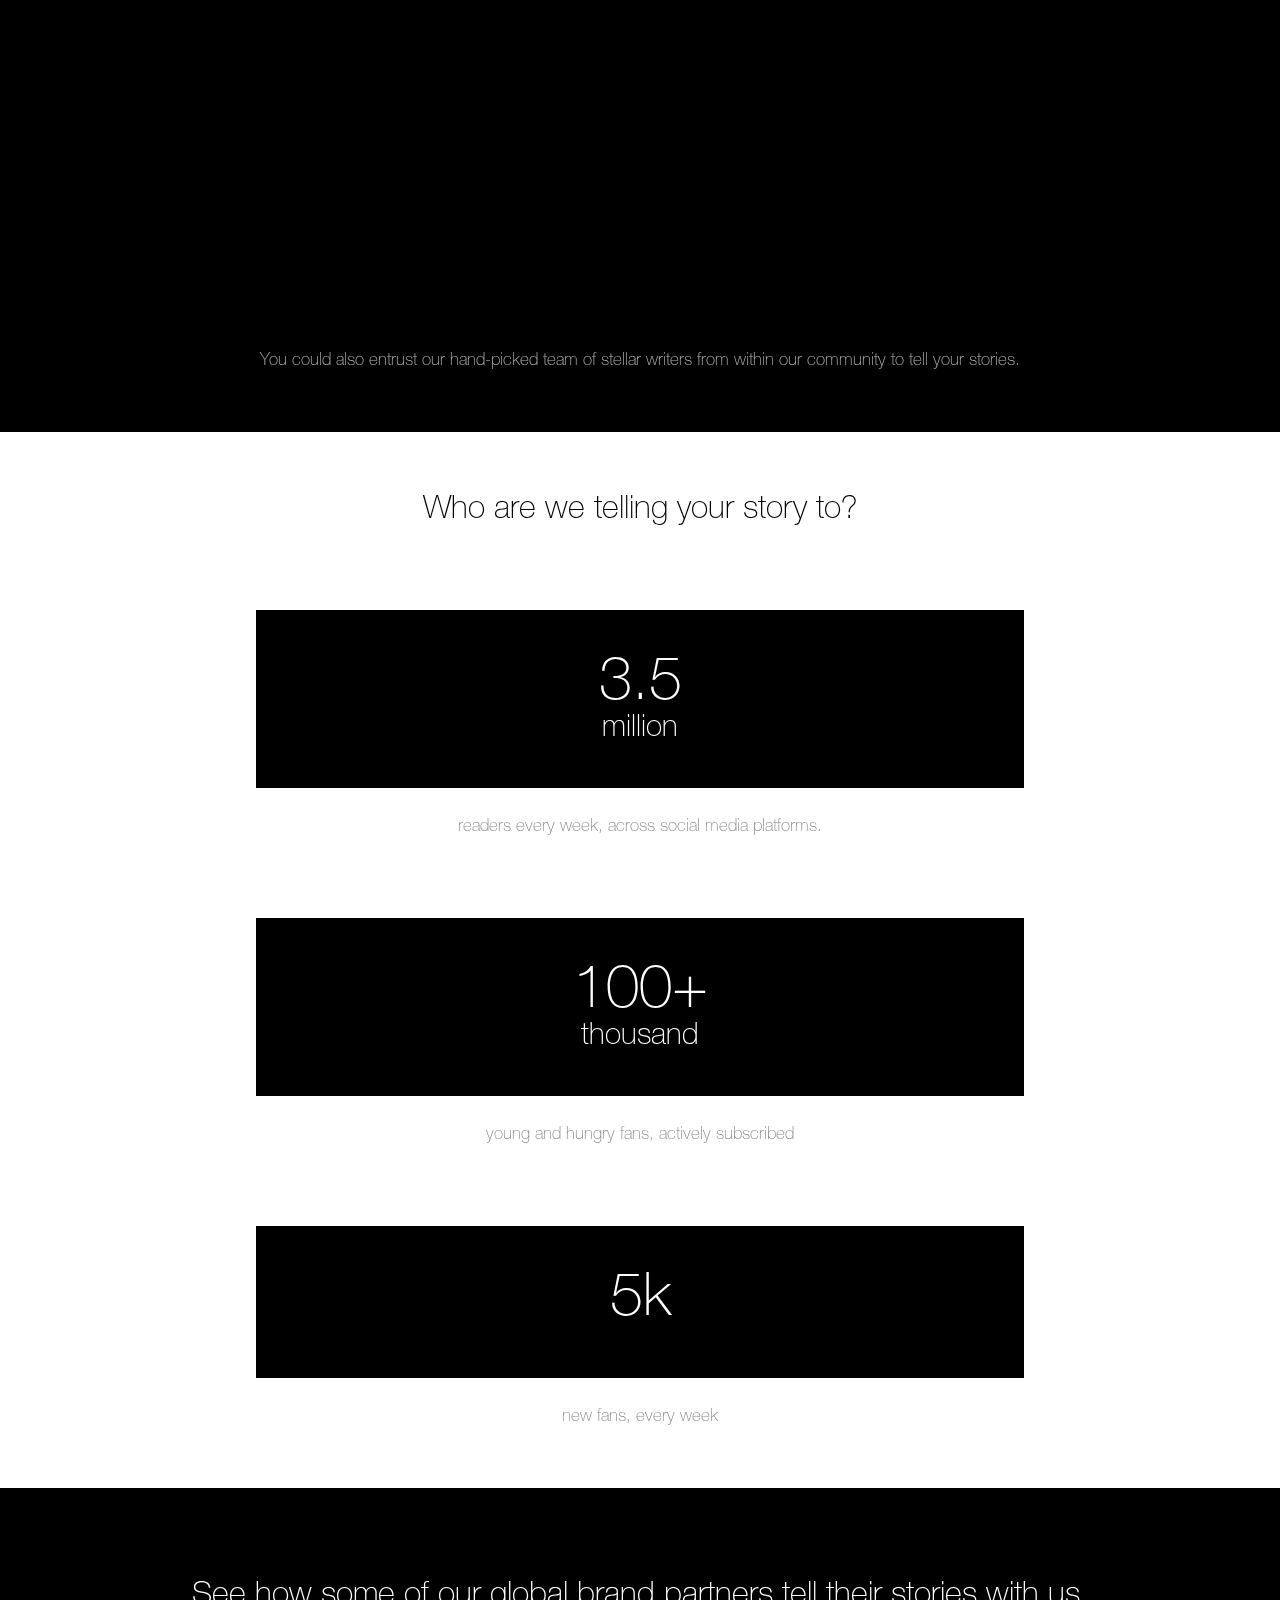
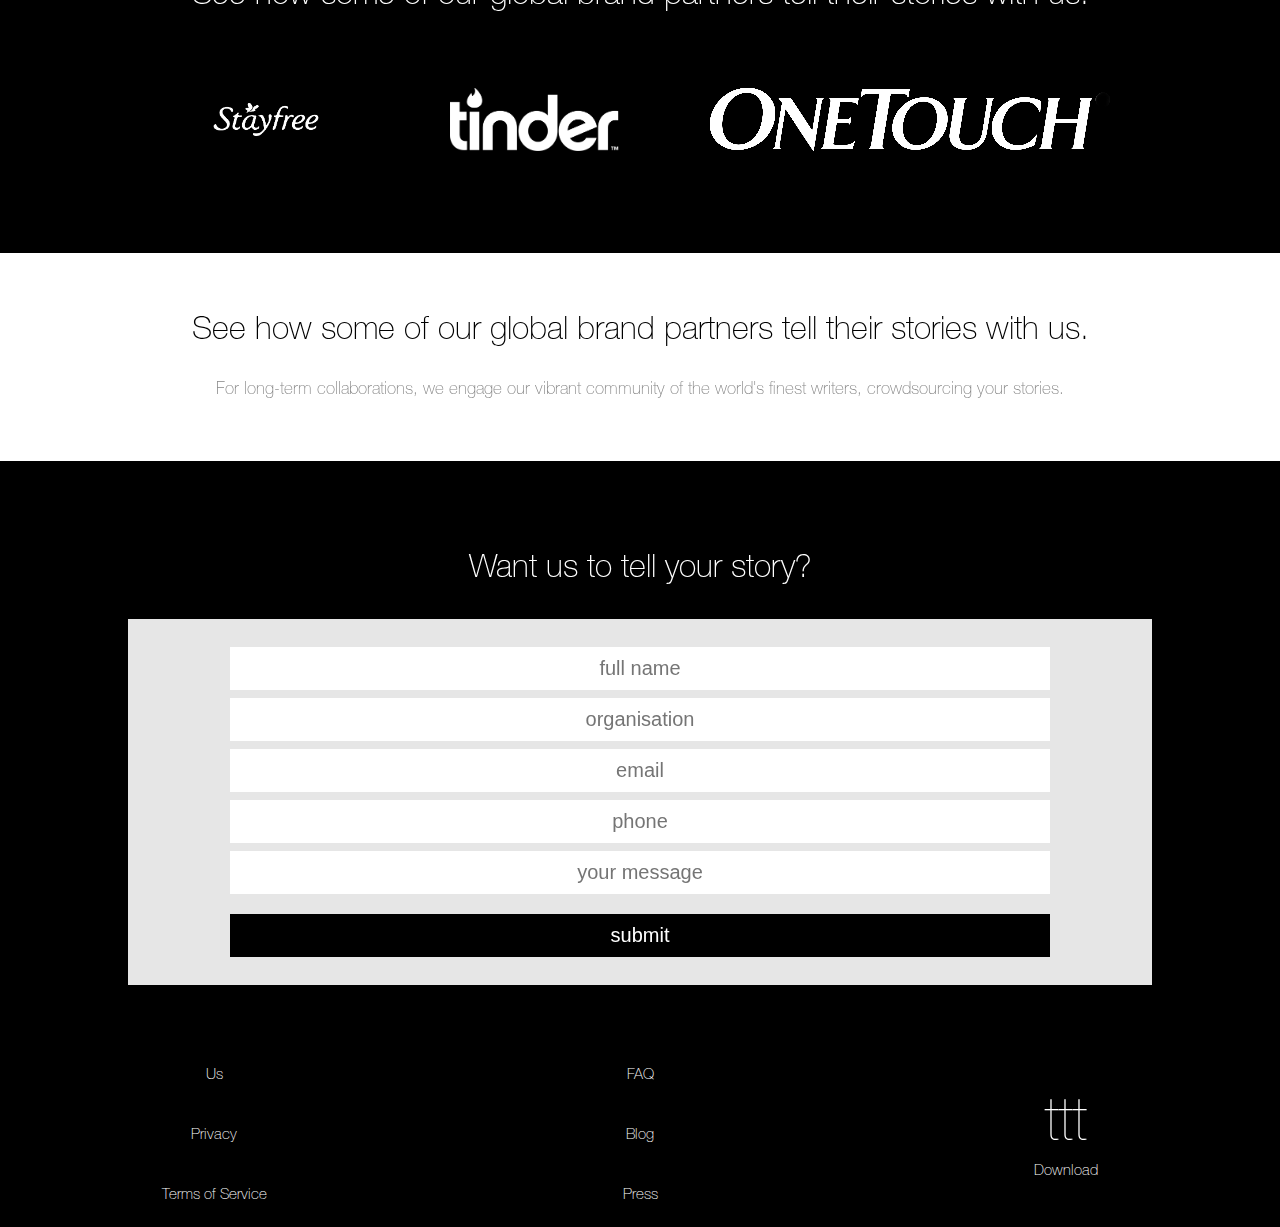
<file: collaborate.html>
<html>
<head>
    <meta name="viewport" content="width=device-width, initial-scale=1">
	<link rel="shortcut icon" href="./favico.jpg" type="image/x-icon">
	<link rel="icon" href="./favico.jpg" type="image/x-icon">
	<title>
		terribly tiny tales | collaborate
	</title>
	<link rel="stylesheet" href="./css/fullpage.css" />
	<link rel="stylesheet" href="./css/base.css" />
	<style>
		.l-center {
			text-align: center;
			/*float: left;*/
			position: absolute;
			height: 70px;
			width: 100%;
			color: white;
		}
		#logo_header {
			height: 70%;
			margin-top: 15%;

		}
		.talebox {
			width: 60%;
			background-color: black;
			margin: 0 auto;
			color: white;
			padding: 40px;
			box-sizing: border-box;
			margin-top: 80px;
			margin-bottom: 30px;
		}
		.tb_title {
			font-size: 6em;
			display: block;
			margin-bottom: 0px;
			text-align: center;
		}
		.tb_subtitle {
			font-size: 3em;
			margin-top: -10px;
			display: block;
			text-align: center;
		}
		.sectionheader:not(.no-space) {
		    margin-bottom: 100px;
		}
		.subpara:not(.no-space) {
			margin-top: 100px;
		}
		.userform {
			width: 80%;
			margin: 0 auto;
			text-align: center;
			background-color: rgba(255,255,255,0.9);
			padding-top: 20px;
			padding-bottom: 20px;
		}
		input {
			display: block;
			width: 80%;
			margin: 0 auto;
			margin-top: 8px;
			margin-bottom: 8px;
			padding: 10px;
			border: 0px;
			text-align: center;
			font-size: 2em;
			outline-width: 0px;
		}
		input[type="submit"] {
			background-color: black;
			margin-top: 20px;
			border: 0px;
			color: white;
		}
		.sectionheader {
			color: black;
		}
		.black-page.sectionheader {
			color: white;
		}
		.black-page.subpara {
			color: rgba(255,255,255,0.7);
		}

		.sectionimage {
			margin-top: 0px;
			padding-top: 0px;
		}
		section {
			width: 100%;
		}
		.subpara {
			text-align: center;
		}
		.sections {
			width: 100%;
			background-color: black;
		}
		#page-content {
			padding: 0px;
			position: absolute;
			top: 70%;
		}

	</style>
	<link rel="stylesheet" href="./css/media.css" />
</head>

<body>

	<header>
      <div class="header-top clearfix">
        <h4 class="l-left"><a href="index.html"><img src="./img/logo_monogram.jpg" id="logo_header"></a></h4>
        <h4 class="l-center">collaborate</h4>
        <a class="l-right toggle-menu mobile_nav" href="#">
          <i></i>
          <i></i>
          <i></i>
        </a>
        <ul class="l-right desktop_nav" id="desktop_menu">
			<li class="anim">
        		collaborate
        	</li>
        	<li class="anim">
        		events
        	</li>
        	<li class="anim">
        		stttore
        	</li>
        	<li class="anim">
        		connect
        	</li>
        	<li class="anim">
        		submit
        	</li>
        </ul>
      </div>

      <nav class="hide" style="background-color: black;">
        <ul id="menu">
        	<a href="collaborate.html">
        		<li class="anim">
        		<i>collaborate</i>
	        	</li>
	        </a>
        	<a href="events.html">
	        	<li class="anim">
	        		events
	        	</li>
	        </a>
        	<a href="stttore.html">
	        	<li class="anim">
	        		stttore
	        	</li>
	        </a>
        	<a href="us.html">
	        	<li class="anim">
	        		us
	        	</li>
	        </a>
        	<a href="submit.html">
	        	<li class="anim bottom-rule">
	        		submit
	        	</li>
	        </a>
        	<a href="tos.html">
	        	<li class="anim">
	        		t&amp;c
	        	</li>
	        </a>
        	<a href="faqs.html">
	        	<li class="anim">
	        		faqs
	        	</li>
	        </a>
        	<a href="privacy.html">
	        	<li class="anim bottom-rule">
	        		policy
	        	</li>
	        </a>
	        
        	<li class="anim no-hover">
        		<table class="social_list_menu" width="100%">
		        	<tr>
		        		<td width="20%">
				        	<img class="social_logo_menu" src="./img/social/facebook-white.png" />
				        </td>
				        <td width="20%">
				        	<img class="social_logo_menu" src="./img/social/instagram-white.png" />
				        </td>
				        <td width="20%">
				        	<img class="social_logo_menu" src="./img/social/twitter-white.png" />
				        </td>
				        <td width="20%">
							<img class="social_logo_menu" src="./img/social/youtube-white.png" />
				        </td>
				        <td width="20%">
				        	<img class="social_logo_menu" src="./img/social/stttore-white.png" />
				        </td>
				    </tr>
				</table>
        	</li>

		</ul>
      </nav>
    </header>




    <div id="fullPage" class="noplugin">
    	<div class="sections main-section">
			    <h1 class="sectionheader black-page">let's tell it together</h1>
			</div>

    	<div id="page-content">

    		
			    <h1 class="sectionheader no-space">Storify your brand</h1>
				<img src="./img/collaborate/storify.gif" class="sectionimage" />
			    <span class="subpara no-space">We bring life to the stories you want to tell. <br />With us, give your brand a voice.</span>

	    	<div class="sections">
			    <h1 class="sectionheader black-page no-space">Collaboration is the new creation</h1>
				<img src="./img/collaborate/collabisthenewcreation.gif" class="sectionimage" />
			    <span class="subpara black-page no-space">We bring life to the stories you want to tell. <br />With us, give your brand a voice.</span>
			</div>

			    <h1 class="sectionheader no-space">Content that celebrates</h1>
				<img src="./img/collaborate/contentthatcelebrates.gif" class="sectionimage" />
			    <span class="subpara no-space">Or, tailored around you <br />
						Alternatively, our tales can mould themselves around on-going ad campaigns, extending your reach.</span>
		 
	    	<div class="sections">
		 	    <h1 class="sectionheader black-page no-space">Or, tailored around you</h1>
				<img src="./img/collaborate/tailoredaroundyou.gif" class="sectionimage" />
			    <span class="subpara black-page no-space">We bring life to the stories you want to tell. <br />With us, give your brand a voice.</span>
			</div>
	
			    <h1 class="sectionheader no-space">Let the people you want to reach, reach you</h1>
				<img src="./img/collaborate/likes.gif" class="sectionimage" />
			    <span class="subpara no-space">For long-term collaborations, we engage our vibrant community of the world's finest writers, crowdsourcing your stories.</span>


	    	<div class="sections">
			    <h1 class="sectionheader black-page no-space">Or, leave it to us</h1>
				<img src="./img/collaborate/leaveittous.gif" class="sectionimage" />
			    <span class="subpara black-page no-space">You could also entrust our hand-picked team of stellar writers from within our community to tell your stories.
				</span>
			</div>


			    <h1 class="sectionheader no-space">Who are we telling your story to?</h1>
			    <div class="talebox">
			    	<span class="tb_title">3.5</span>
			    	<span class="tb_subtitle">million</span>
			    </div>
			    <span class="subpara no-space">readers every week, across social media platforms.</span>

			    <div class="talebox">
			    	<span class="tb_title">100+</span>
			    	<span class="tb_subtitle">thousand</span>
			    </div>
			    <span class="subpara no-space">young and hungry fans, actively subscribed</span>

			    <div class="talebox">
			    	<span class="tb_title">5k</span>
			    </div>
			    <span class="subpara no-space">new fans, every week</span>

	    	<div class="sections">
			    <h1 class="sectionheader black-page no-space">See how some of our global brand partners tell their stories with us.</h1>
			    <table class="brands_list" width="70%">
				    <tr>
				        <td width="33%">
							<img class="brand_logo" src="./img/brand_logos/stayfree-white.png" />
				        </td>
				        <td width="33%">
				        	<img class="brand_logo" src="./img/brand_logos/tinder.png" />
				        </td>
				        <td width="33%">
				        	<img class="brand_logo" src="./img/brand_logos/onetouch.png" />
				        </td>
				    </tr>
				</table>
			</div>

			    <h1 class="sectionheader no-space">See how some of our global brand partners tell their stories with us.</h1>
			    <span class="subpara no-space">For long-term collaborations, we engage our vibrant community of the world's finest writers, crowdsourcing your stories.</span>

	    	<div class="sections" style="margin-bottom: 0px;">
			    <h1 class="sectionheader no-space black-page">Want us to tell your story?</h1>
			    <form class="userform">
			    	<input type="text" placeholder="full name" />
			    	<input type="text" placeholder="organisation" />
			    	<input type="text" placeholder="email" />
			    	<input type="text" placeholder="phone" />
			    	<input type="text" placeholder="your message" />
			    	<input type="submit" value="submit" />
			    </form>
			</div>
			<table class="footer">
	    		<tr>
	    			<td width="30%" class="anim">
	    				<a href="us.html">Us</a>
	    			</td>
	    			<td width="33%" class="anim">
	    				<a href="faqs.html">FAQ</a>
	    			</td>
	    			<td width="33%" rowspan="3" class="anim">
	    				<span style="font-size: 4em; font-family: neue;">ttt</span>
	    				<br /><a href="mediakit.html">Download</a>
	    			</td>
	    		</tr>
	    		<tr>
	    			<td width="33%" class="anim">
	    				<a href="privacy.html">Privacy</a>
	    			</td>
	    			<td width="33%" class="anim">
	    				Blog
	    			</td>
	    		</tr>
	    		<tr>
	    			<td width="33%" class="anim">
	    				<a href="tos.html">Terms of Service</a>
	    			</td>	
	    			<td width="33%" class="anim">
	    				<a href="press.html">Press</a>
	    			</td>
	    		</tr>
	    	</table>
	</div>
			
	</div>


</body>
<script src="./js/jquery.js"></script>
<script src="./js/fullpage.js"></script>
<script>
	$(document).ready(function() {
		var windowWidth = $(document).width();

		if (windowWidth < 767) {
			$('.brand_logos').css("width", "100%");
			$('.brands_list').css("width", "80%");
		}

		var $header_top = $('.header-top');
		var $nav = $('nav');

  		$nav.click(function() {
		    $header_top.toggleClass('open-menu');
  		});

  		$('#menu').click(function(e) {
  			e.stopPropagation();
  		});


		$('#leftarrow').click(function() {
			$.fn.fullpage.moveSlideLeft();
		});

		$('#rightarrow').click(function() {
			$.fn.fullpage.moveSlideRight();
		});


		$header_top.find('a').on('click', function() {
			$(this).parent().toggleClass('open-menu');
		});





		$('#fullPage').fullpage({
		    controlArrows: false, 
		    autoScrolling: true,

		    afterLoad: function(anchorLink, index) {
		      window.lastSlideLoaded = index;
		      $header_top.css('background', 'rgba(0,0,0, 1)');
		      $nav.css('background', 'rgba(0,0,0,0.9)');
		      	$header_top.fadeIn();
		    },

		    onLeave: function(index, nextIndex, direction) {
		    },

		    afterSlideLoad: function( anchorLink, index, slideAnchor, slideIndex){
	            var loadedSlide = $(this);
	        }

		});
		$.fn.fullpage.reBuild();
		$.fn.fullpage.destroy();

});
	</script>
</html>
</file>
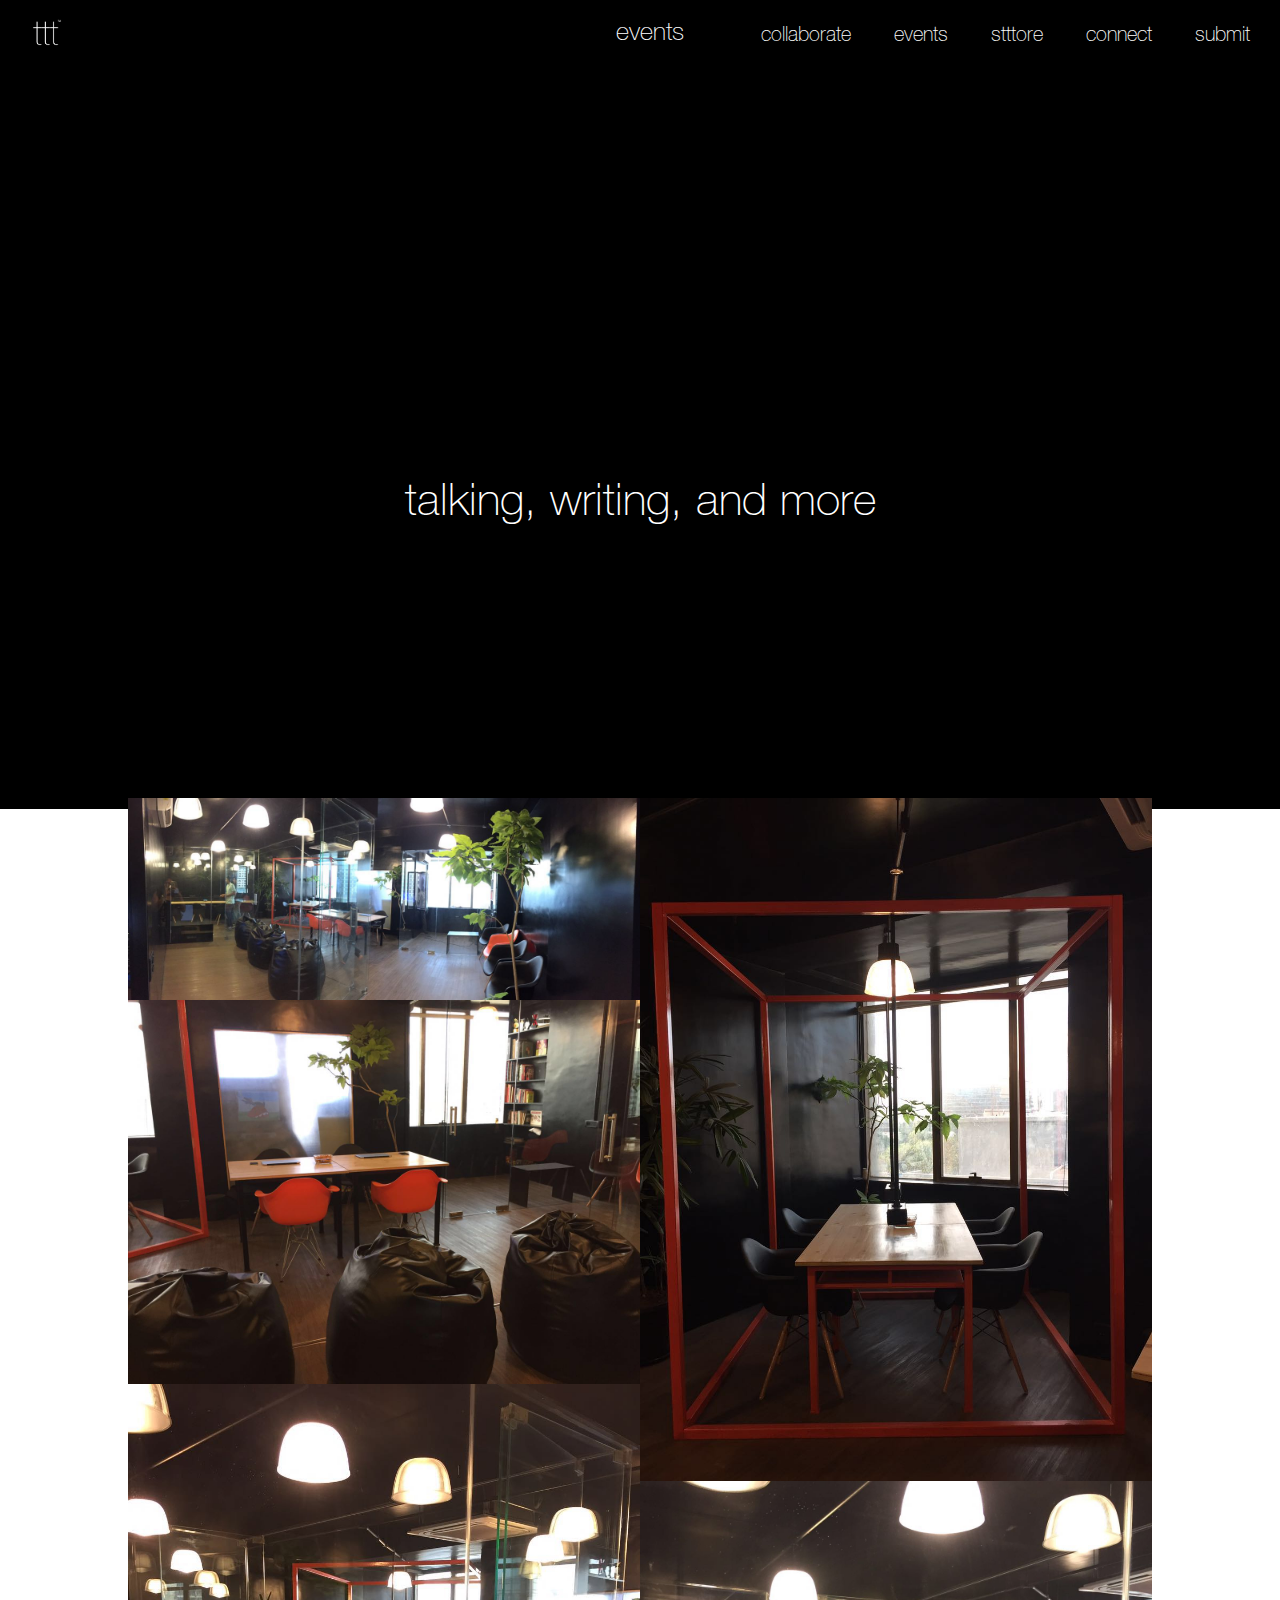
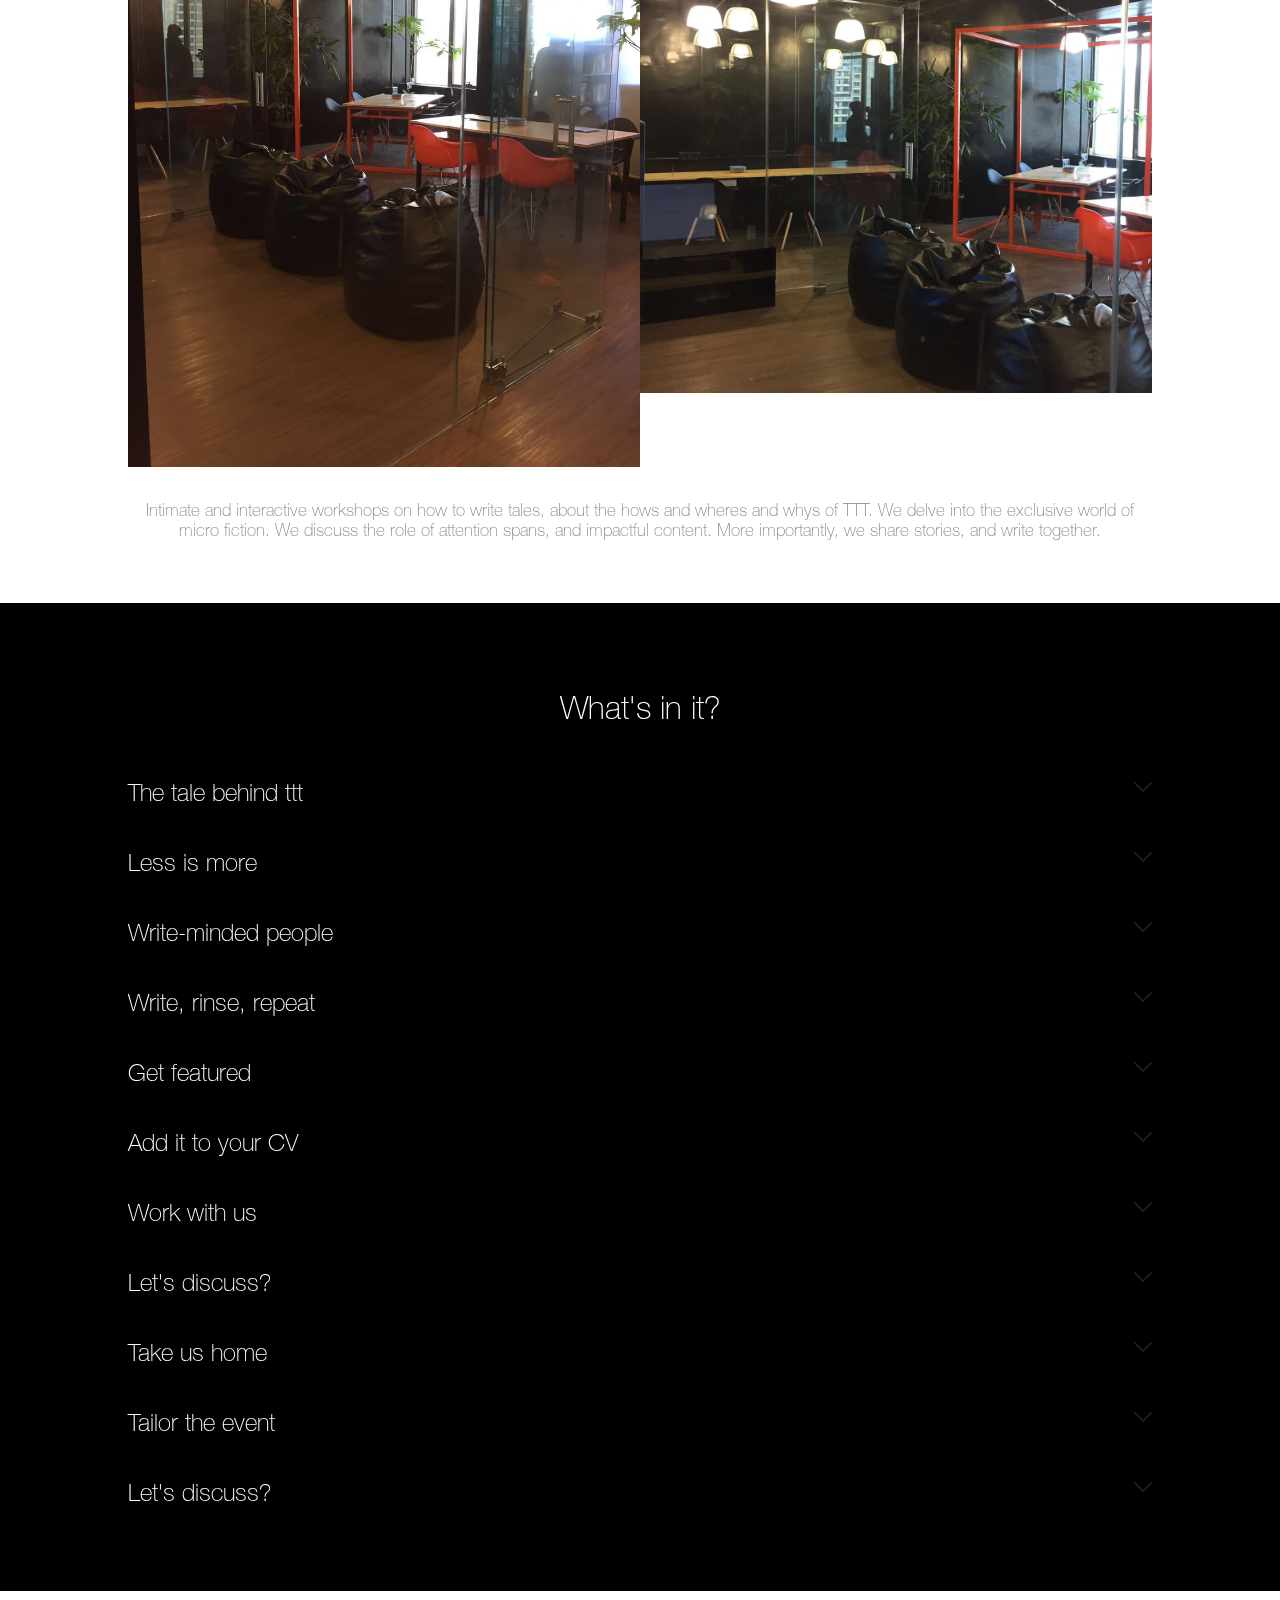
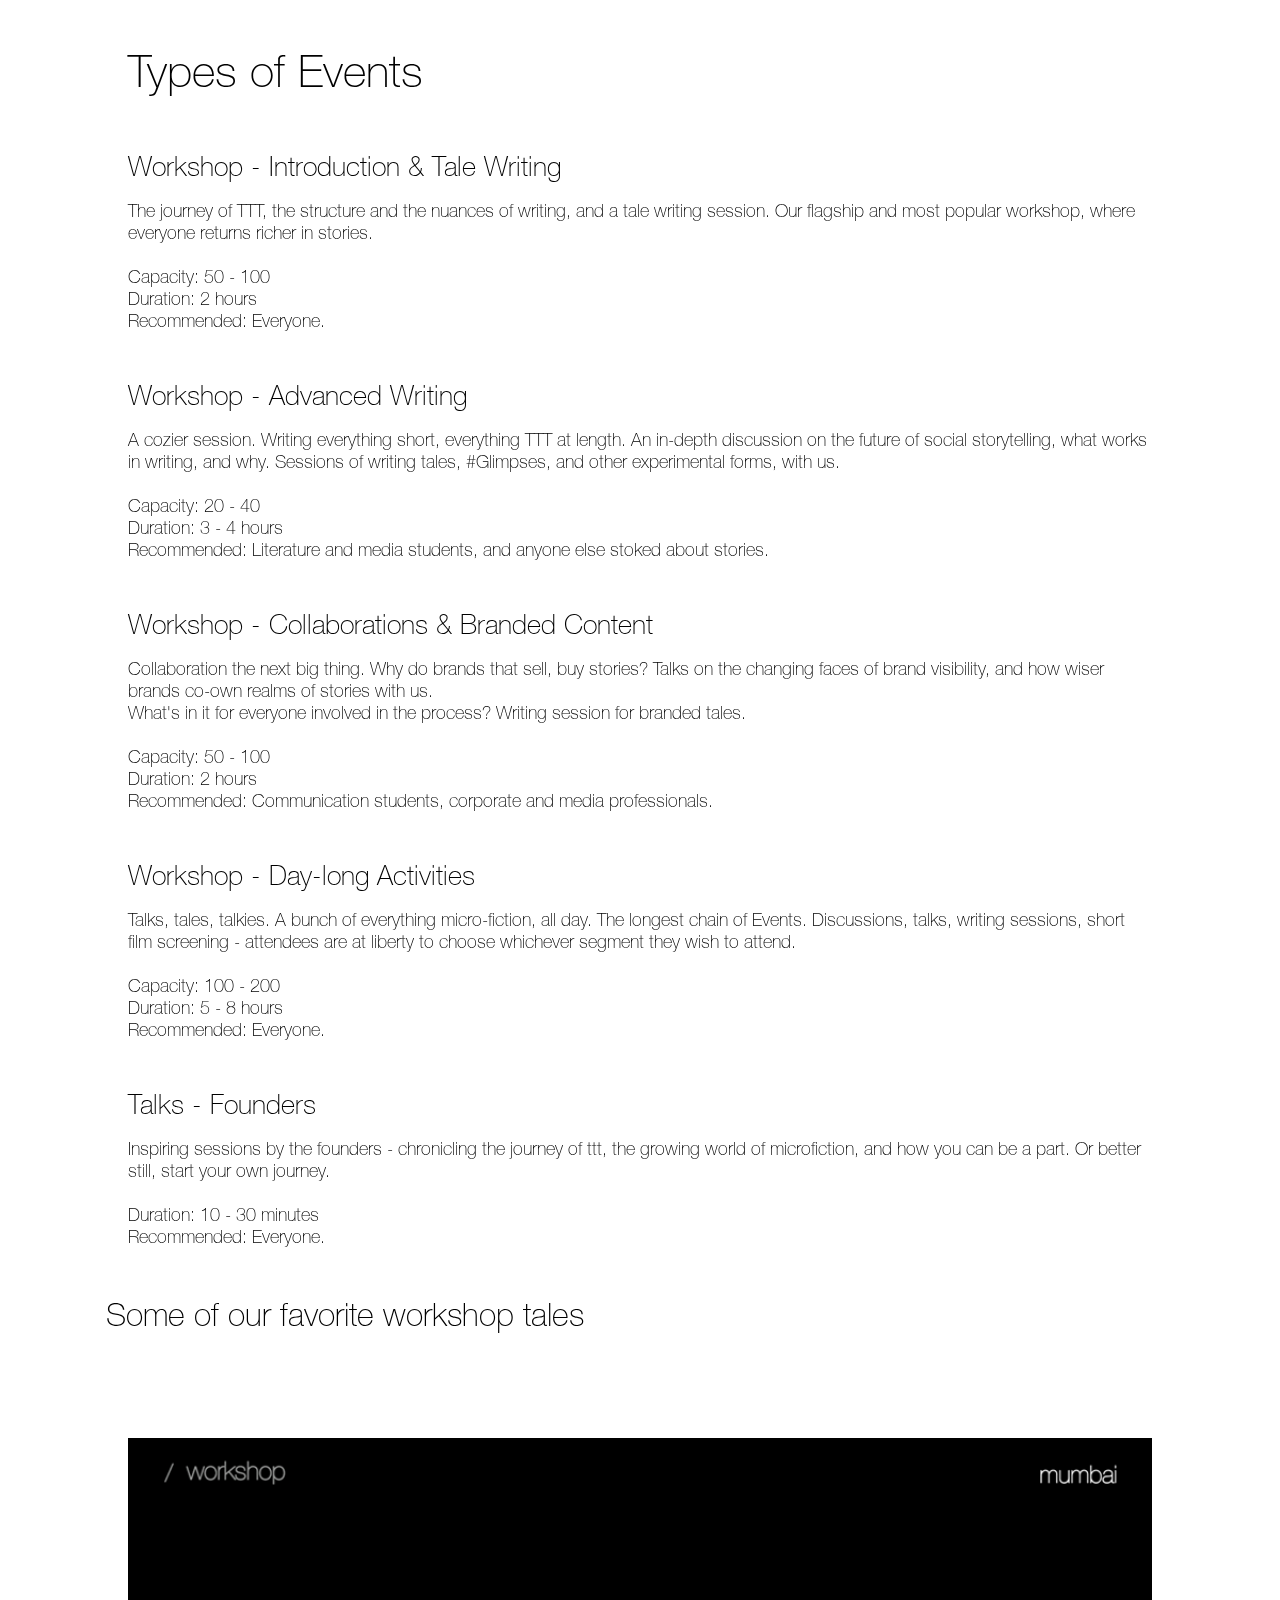
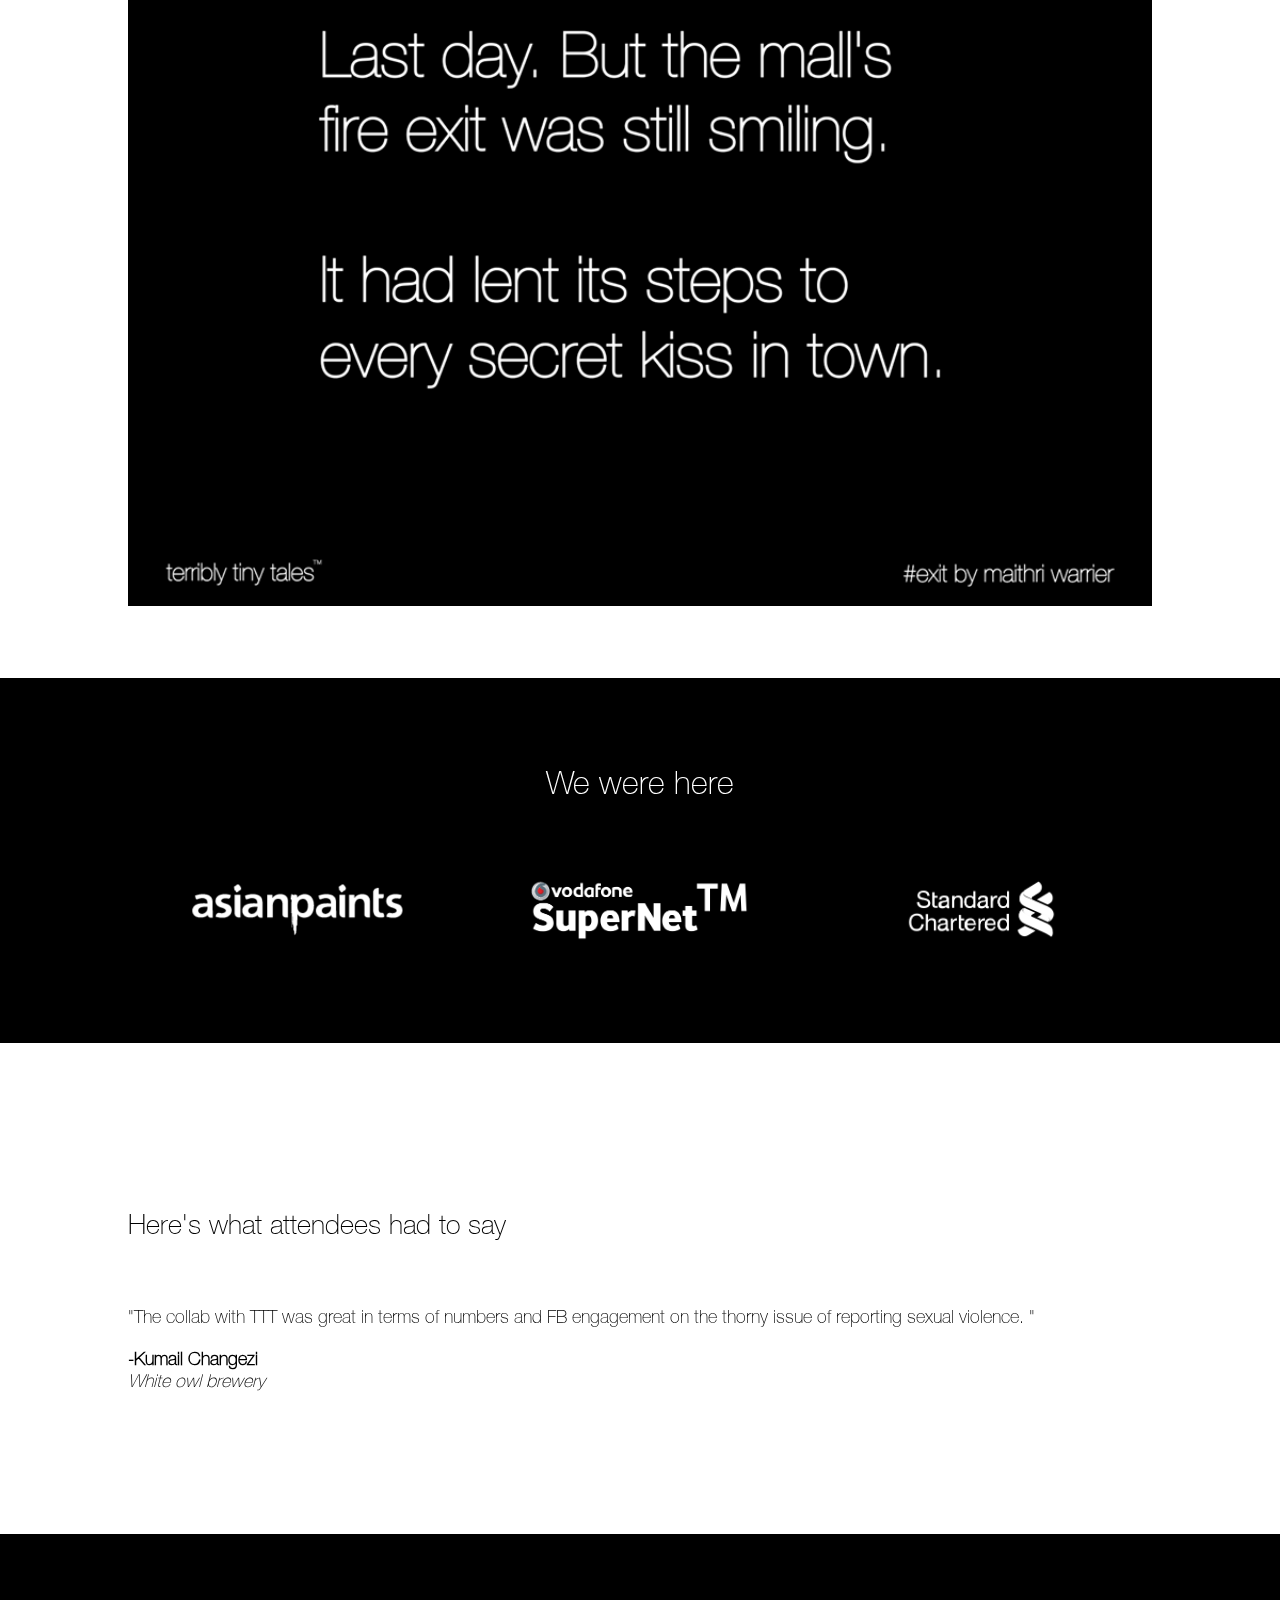
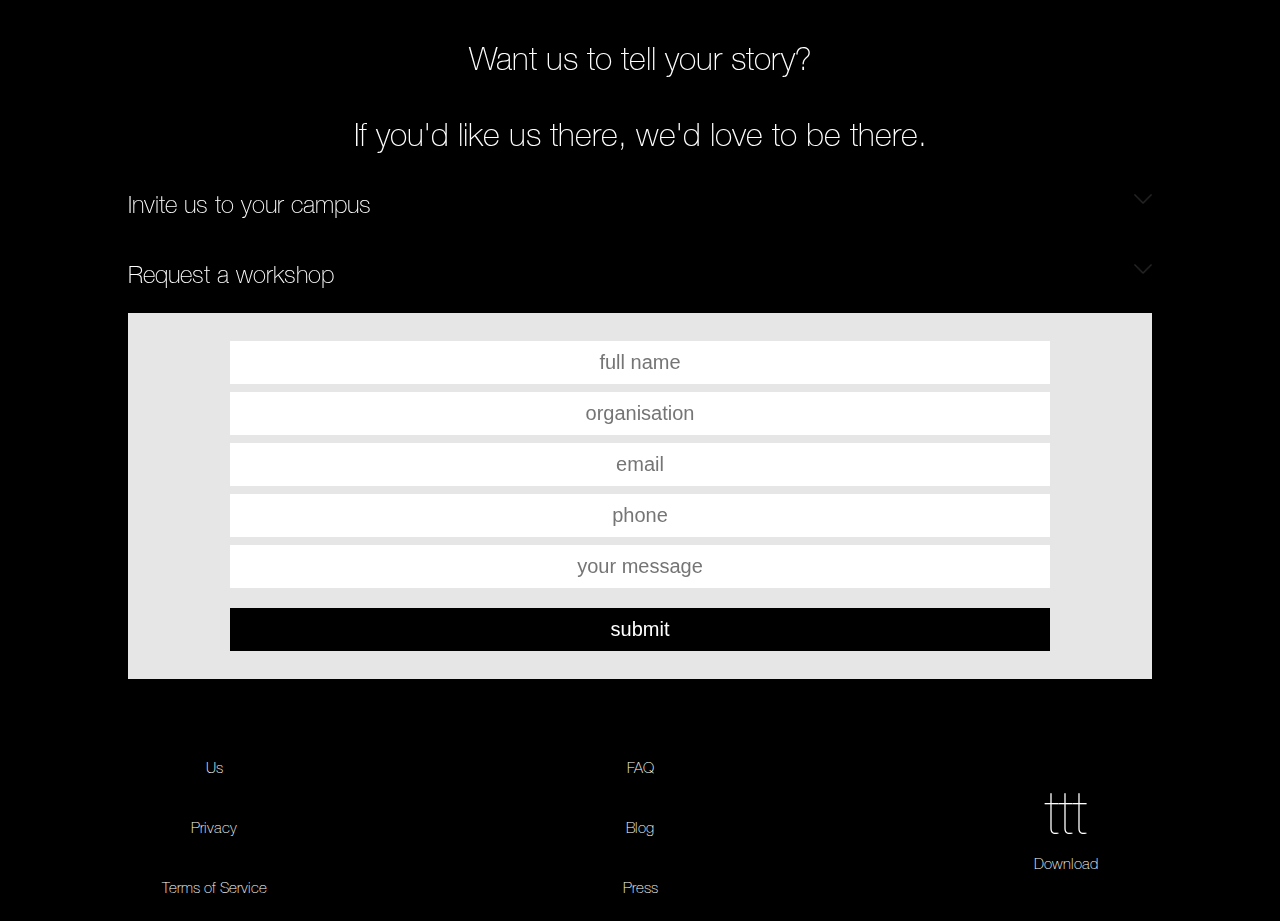
<file: events.html>
<html>
<head>
    <meta name="viewport" content="width=device-width, initial-scale=1">
	<link rel="shortcut icon" href="./favico.jpg" type="image/x-icon">
	<link rel="icon" href="./favico.jpg" type="image/x-icon">
	<title>
		terribly tiny tales | events
	</title>
	<link rel="stylesheet" href="./css/fullpage.css" />
	<link rel="stylesheet" href="./css/base.css" />
	<style>
		.l-center {
			text-align: center;
			/*float: left;*/
			position: absolute;
			height: 70px;
			width: 100%;
			color: white;
		}
		#logo_header {
			height: 70%;
			margin-top: 15%;

		}
		.talebox {
			width: 60%;
			background-color: black;
			margin: 0 auto;
			color: white;
			padding: 40px;
			box-sizing: border-box;
			margin-top: 80px;
			margin-bottom: 30px;
		}
		.tb_title {
			font-size: 6em;
			display: block;
			margin-bottom: 0px;
			text-align: center;
		}
		.tb_subtitle {
			font-size: 3em;
			margin-top: -10px;
			display: block;
			text-align: center;
		}
		.sectionheader:not(.no-space) {
		    margin-bottom: 100px;
		}
		.subpara:not(.no-space) {
			margin-top: 100px;
		}
		.userform {
			width: 80%;
			margin: 0 auto;
			text-align: center;
			background-color: rgba(255,255,255,0.9);
			padding-top: 20px;
			padding-bottom: 20px;
		}
		input {
			display: block;
			width: 80%;
			margin: 0 auto;
			margin-top: 8px;
			margin-bottom: 8px;
			padding: 10px;
			border: 0px;
			text-align: center;
			font-size: 2em;
			outline-width: 0px;
		}
		input[type="submit"] {
			background-color: black;
			margin-top: 20px;
			border: 0px;
			color: white;
		}
		.sectionheader {
			color: black;
		}
		.black-page.sectionheader {
			color: white;
		}
		.black-page.subpara {
			color: rgba(255,255,255,0.7);
		}

		.sectionimage {
			margin-top: 0px;
			padding-top: 0px;
		}
		section {
			width: 100%;
		}
		.subpara {
			text-align: center;
		}
		.sections {
			width: 100%;
			background-color: black;
		}
		#page-content {
			padding: 0px;
			position: absolute;
			top: 70%;
		}
		.faq {
			color: white;
			width: 100%;
			padding-left: 10%;
			padding-right: 10%;
			box-sizing: border-box;
		}
		.sections-white {
			width: 100%;
			box-sizing: border-box;
			padding-left: 10%;
			padding-right: 10%;
		}
		#photos {
			padding-left: 10%;
			padding-right: 10%;
			box-sizing: border-box;
		}
		.sectionheader-left {
			text-align: left;
			margin: 0 auto;
			width: 85%;
		}
		#photos_slideshow {
			width: 80%;
			padding-left: 10%;
			padding-right: 10%;
		}
		.sections-white {
			background-color: white;
		}
	</style>
	<link rel="stylesheet" href="./css/media.css" />
</head>

<body>

	<header>
      <div class="header-top clearfix">
        <h4 class="l-left"><a href="index.html"><img src="./img/logo_monogram.jpg" id="logo_header"></a></h4>
        <h4 class="l-center">events</h4>
        <a class="l-right toggle-menu mobile_nav" href="#">
          <i></i>
          <i></i>
          <i></i>
        </a>
        <ul class="l-right desktop_nav" id="desktop_menu">
			<li class="anim">
        		collaborate
        	</li>
        	<li class="anim">
        		events
        	</li>
        	<li class="anim">
        		stttore
        	</li>
        	<li class="anim">
        		connect
        	</li>
        	<li class="anim">
        		submit
        	</li>
        </ul>
      </div>

      <nav class="hide" style="background-color: black;">
        <ul id="menu">
        	<a href="collaborate.html">
        		<li class="anim">
        		<i>collaborate</i>
	        	</li>
	        </a>
        	<a href="events.html">
	        	<li class="anim">
	        		events
	        	</li>
	        </a>
        	<a href="stttore.html">
	        	<li class="anim">
	        		stttore
	        	</li>
	        </a>
        	<a href="us.html">
	        	<li class="anim">
	        		us
	        	</li>
	        </a>
        	<a href="submit.html">
	        	<li class="anim bottom-rule">
	        		submit
	        	</li>
	        </a>
        	<a href="tos.html">
	        	<li class="anim">
	        		t&amp;c
	        	</li>
	        </a>
        	<a href="faqs.html">
	        	<li class="anim">
	        		faqs
	        	</li>
	        </a>
        	<a href="privacy.html">
	        	<li class="anim bottom-rule">
	        		policy
	        	</li>
	        </a>
	        
        	<li class="anim no-hover">
        		<table class="social_list_menu" width="100%">
		        	<tr>
		        		<td width="20%">
				        	<img class="social_logo_menu" src="./img/social/facebook-white.png" />
				        </td>
				        <td width="20%">
				        	<img class="social_logo_menu" src="./img/social/instagram-white.png" />
				        </td>
				        <td width="20%">
				        	<img class="social_logo_menu" src="./img/social/twitter-white.png" />
				        </td>
				        <td width="20%">
							<img class="social_logo_menu" src="./img/social/youtube-white.png" />
				        </td>
				        <td width="20%">
				        	<img class="social_logo_menu" src="./img/social/stttore-white.png" />
				        </td>
				    </tr>
				</table>
        	</li>

		</ul>
      </nav>
    </header>




    <div id="fullPage" class="noplugin">
    	<div class="sections main-section">
			    <h1 class="sectionheader black-page">talking, writing, and more</h1>
			</div>

    	<div id="page-content">

    		
			    <h1 class="sectionheader no-space">Terribly Tiny Tutorials</h1>
				<!-- <img src="./img/collaborate/storify.gif" class="sectionimage" /> -->
				<section id="photos">
				  <img src="./img/careers/4.jpeg" />
				  <img src="./img/careers/5.jpeg" />
				  <img src="./img/careers/3.jpeg" />
				  <img src="./img/careers/1.jpeg" />
				  <img src="./img/careers/2.jpeg" />
				</section>
				<br /><br /><br />

			    <span class="subpara no-space">Intimate and interactive workshops on how to write tales, about the hows and wheres and whys of TTT. We delve into the exclusive world of micro fiction. We discuss the role of attention spans, and impactful content. More importantly, we share stories, and write together.</span>

	    	<div class="sections">
			    <h1 class="sectionheader black-page no-space">What's in it?</h1>
			    <div class="faq">
		    		<div class="question">
		    			<h2><img src="./img/down.png" class="down_arrow" />The tale behind ttt</h2>
		    		</div>
		    		<div class="answer">
		    			<p>
		    				You've seen them write. Now, hear them talk. Interact with a stellar bunch of seasoned ttt writers, and even the founders of Terribly Tiny Tales - as they take you through their journey and writing process.
		    			</p>
		    		</div>
		    	</div>

		    	<div class="faq">
		    		<div class="question">
		    			<h2><img src="./img/down.png" class="down_arrow" />Less is more</h2>
		    		</div>
		    		<div class="answer">
		    			<p>
		    				Learn the art of brevity, creating meaningful content, expressing yourself, and telling your own story.
		    			</p>
		    		</div>
		    	</div>

		    	<div class="faq">
		    		<div class="question">
		    			<h2><img src="./img/down.png" class="down_arrow" />Write-minded people</h2>
		    		</div>
		    		<div class="answer">
		    			<p>Meet, connect, and join a community who shares your love for stories. That’s how we grew.
							<br />And that’s how you will, too.</p>
		    		</div>
		    	</div>

		    	<div class="faq">
		    		<div class="question">
		    			<h2><img src="./img/down.png" class="down_arrow" />Write, rinse, repeat</h2>
		    		</div>
		    		<div class="answer">
		    			<p>Learn the golden rules of writing.
						Pick up tips and tricks (tricks of the trade?) from the speakers. And finally, craft your own tales.</p>
		    		</div>
		    	</div>

		    	<div class="faq">
		    		<div class="question">
		    			<h2><img src="./img/down.png" class="down_arrow" />Get featured</h2>
		    		</div>
		    		<div class="answer">
		    			<p>The best tales received will be featured on the page, and make your words reach millions of people.</p>
		    		</div>
		    	</div>

		    	<div class="faq">
		    		<div class="question">
		    			<h2><img src="./img/down.png" class="down_arrow" />Add it to your CV</h2>
		    		</div>
		    		<div class="answer">
		    			<p>Get an official TTT certificate for the workshop you attend, and add it to your resume</p>
		    		</div>
		    	</div>

		    	<div class="faq">
		    		<div class="question">
		    			<h2><img src="./img/down.png" class="down_arrow" />Work with us</h2>
		    		</div>
		    		<div class="answer">
		    			<p>Stand a chance to come work with us - office internships, or working remotely.</p>
		    		</div>
		    	</div>

		    	<div class="faq">
		    		<div class="question">
		    			<h2><img src="./img/down.png" class="down_arrow" />Let's discuss?</h2>
		    		</div>
		    		<div class="answer">
		    			<p>Engage in open discussions and Q&amp;A sessions with us, no holds barred.</p>
		    		</div>
		    	</div>

		    	<div class="faq">
		    		<div class="question">
		    			<h2><img src="./img/down.png" class="down_arrow" />Take us home</h2>
		    		</div>
		    		<div class="answer">
		    			<p>Have an exclusive access to discounted ttt merchandise, only for you (and your friends).</p>
		    		</div>
		    	</div>

		    	<div class="faq">
		    		<div class="question">
		    			<h2><img src="./img/down.png" class="down_arrow" />Tailor the event</h2>
		    		</div>
		    		<div class="answer">
		    			<p>Subject to the number of participants, the nature of discussion, and tons of other factors, we host highly-customisable models of our event.</p>
		    		</div>
		    	</div>

		    	<div class="faq">
		    		<div class="question">
		    			<h2><img src="./img/down.png" class="down_arrow" />Let's discuss?</h2>
		    		</div>
		    		<div class="answer">
		    			<p>Engage in open discussions and Q&amp;A sessions with us, no holds barred.</p>
		    		</div>
		    	</div>
			</div>
			<div class="sections-white">
			<h1>Types of Events</h1>

			<h2>Workshop - Introduction &amp; Tale Writing</h2>

			<p>The journey of TTT, the structure and the nuances of writing, and a tale writing session.
			Our flagship and most popular workshop,
			where everyone returns richer in stories.
			<br /><br />Capacity: 50 - 100 <br />Duration: 2 hours <br />Recommended: Everyone.
			</p>

			<h2>Workshop - Advanced Writing</h2>
			
			<p>A cozier session. Writing everything short, everything TTT at length.
			An in-depth discussion on the future of
			social storytelling, what works in writing, and why. Sessions of writing tales, #Glimpses, and
			other experimental forms, with us.
			<br /><br />Capacity: 20 - 40
			<br />Duration: 3 - 4 hours
			<br />Recommended: Literature and media students, and anyone else stoked about stories.</p>
			
			<h2>Workshop - Collaborations &amp; Branded Content</h2>

			<p>Collaboration the next big thing.
			Why do brands that sell, buy stories?
			Talks on the changing faces of brand visibility, and how wiser brands co-own realms
			of stories with us.
			<br />What's in it for everyone involved in the process?
			Writing session for branded tales.
			<br /><br />Capacity: 50 - 100
			<br />Duration: 2 hours
			<br />Recommended: Communication students, corporate and media professionals.</p>
			
			<h2>Workshop - Day-long Activities</h2>

			<p>Talks, tales, talkies.
			A bunch of everything micro-fiction, all day.
			The longest chain of Events. Discussions, talks, writing sessions, short film screening - attendees are at liberty to choose whichever segment they wish to attend.
			<br /><br />Capacity: 100 - 200 <br />Duration: 5 - 8 hours <br />Recommended: Everyone.</p>
			
			<h2>Talks - Founders</h2>

			<p>Inspiring sessions by the founders -
			chronicling the journey of ttt, the growing
			world of microfiction, and how you can be a part. Or better still, start your own journey.
			<br /><br />Duration: 10 - 30 minutes <br />Recommended: Everyone.</p>
			</div>
		 
		 	<h2 class="sectionheader sectionheader-left">Some of our favorite workshop tales</h2>
		 	<img id="photos_slideshow" src="./img/tales/1.png" />
	        <div id="timer"></div>

	        <br /><br />

	    	<div class="sections">
			    <h1 class="sectionheader black-page no-space">We were here</h1>
			    <table class="brands_list" width="70%">
				    <tr>
				        <td width="33%">
							<img class="brand_logo" src="./img/brand_logos/asianpaints.png" />
				        </td>
				        <td width="33%">
				        	<img class="brand_logo" src="./img/brand_logos/vodafone.png" />
				        </td>
				        <td width="33%">
				        	<img class="brand_logo" src="./img/brand_logos/schartered.png" />
				        </td>
				    </tr>
				</table>
			</div>

	    	<div class="sections sections-white" style="margin-bottom: 0px;">
				<h2>Here's what attendees had to say</h2>
				<br /><br /><br /><br />
				<p>"The collab with TTT was great in terms of numbers and FB engagement on the thorny issue of reporting sexual violence. "</p>

				<p><b>-Kumail Changezi</b><br /><i>White owl brewery</i></p>
			</div>
	    	<div class="sections" style="margin-bottom: 0px;">
			    <h2 class="sectionheader no-space black-page">Want us to tell your story?
			    	<br /><br />If you'd like us there, we'd love to be there.</h2>
		    	<div class="faq">
		    		<div class="question">
		    			<h2><img src="./img/down.png" class="down_arrow" />Invite us to your campus</h2>
		    		</div>
		    		<div class="answer">
		    			<p></p>
		    		</div>
		    	</div>
		    	<div class="faq">
		    		<div class="question">
		    			<h2><img src="./img/down.png" class="down_arrow" />Request a workshop</h2>
		    		</div>
		    		<div class="answer">
		    			<p></p>
		    		</div>
		    	</div>
			    <form class="userform">
			    	<input type="text" placeholder="full name" />
			    	<input type="text" placeholder="organisation" />
			    	<input type="text" placeholder="email" />
			    	<input type="text" placeholder="phone" />
			    	<input type="text" placeholder="your message" />
			    	<input type="submit" value="submit" />
			    </form>
			</div>
			<table class="footer">
	    		<tr>
	    			<td width="30%" class="anim">
	    				<a href="us.html">Us</a>
	    			</td>
	    			<td width="33%" class="anim">
	    				<a href="faqs.html">FAQ</a>
	    			</td>
	    			<td width="33%" rowspan="3" class="anim">
	    				<span style="font-size: 4em; font-family: neue;">ttt</span>
	    				<br /><a href="mediakit.html">Download</a>
	    			</td>
	    		</tr>
	    		<tr>
	    			<td width="33%" class="anim">
	    				<a href="privacy.html">Privacy</a>
	    			</td>
	    			<td width="33%" class="anim">
	    				Blog
	    			</td>
	    		</tr>
	    		<tr>
	    			<td width="33%" class="anim">
	    				<a href="tos.html">Terms of Service</a>
	    			</td>	
	    			<td width="33%" class="anim">
	    				<a href="press.html">Press</a>
	    			</td>
	    		</tr>
	    	</table>
	</div>
			
	</div>


</body>
<script src="./js/jquery.js"></script>
<script src="./js/fullpage.js"></script>
<script src="./js/progressbar.js"></script>
<script>
	var currentSlideshowIndex = -1;
	var slideshowImages = ["1.png", "2.png", "3.png", "4.png", "5.png"];
	$(document).ready(function() {
		slideshow();
		var windowWidth = $(document).width();

		if (windowWidth < 767) {
			$('.brand_logos').css("width", "100%");
			$('.brands_list').css("width", "80%");
		}

		var $header_top = $('.header-top');
		var $nav = $('nav');

  		$nav.click(function() {
		    $header_top.toggleClass('open-menu');
  		});

  		$('#menu').click(function(e) {
  			e.stopPropagation();
  		});


		$('#leftarrow').click(function() {
			$.fn.fullpage.moveSlideLeft();
		});

		$('#rightarrow').click(function() {
			$.fn.fullpage.moveSlideRight();
		});


		$header_top.find('a').on('click', function() {
			$(this).parent().toggleClass('open-menu');
		});





		$('#fullPage').fullpage({
		    controlArrows: false, 
		    autoScrolling: true,

		    afterLoad: function(anchorLink, index) {
		      window.lastSlideLoaded = index;
		      $header_top.css('background', 'rgba(0,0,0, 1)');
		      $nav.css('background', 'rgba(0,0,0,0.9)');
		      	$header_top.fadeIn();
		    },

		    onLeave: function(index, nextIndex, direction) {
		    },

		    afterSlideLoad: function( anchorLink, index, slideAnchor, slideIndex){
	            var loadedSlide = $(this);
	        }

		});
		$.fn.fullpage.reBuild();
		$.fn.fullpage.destroy();
		$('.faq .question').click(function() {
			$(this).siblings().slideToggle();
		});
		var bar = new ProgressBar.Line('#timer', {
		  strokeWidth: 1,
		  easing: 'linear',
		  duration: 7000,
		  color: '#000000',
		  trailColor: '#aaa',
		  trailWidth: 1,
		  svgStyle: {width: '100%', height: '100%'}
		});
		beginTimer(bar);

		function beginTimer(bar) {
			bar.set(0.0);
			bar.animate(1.0, function() {
				slideshow();
				console.log("hi");
				beginTimer(bar);
			}); 
		}
		function slideshow() {
			currentSlideshowIndex = (currentSlideshowIndex + 1)%5;
			$('#photos_slideshow').fadeOut(function() {
				$('#photos_slideshow').attr("src", "./img/tales/"+slideshowImages[currentSlideshowIndex]);				
			}).fadeIn();
		}
});
	</script>
</html>
</file>
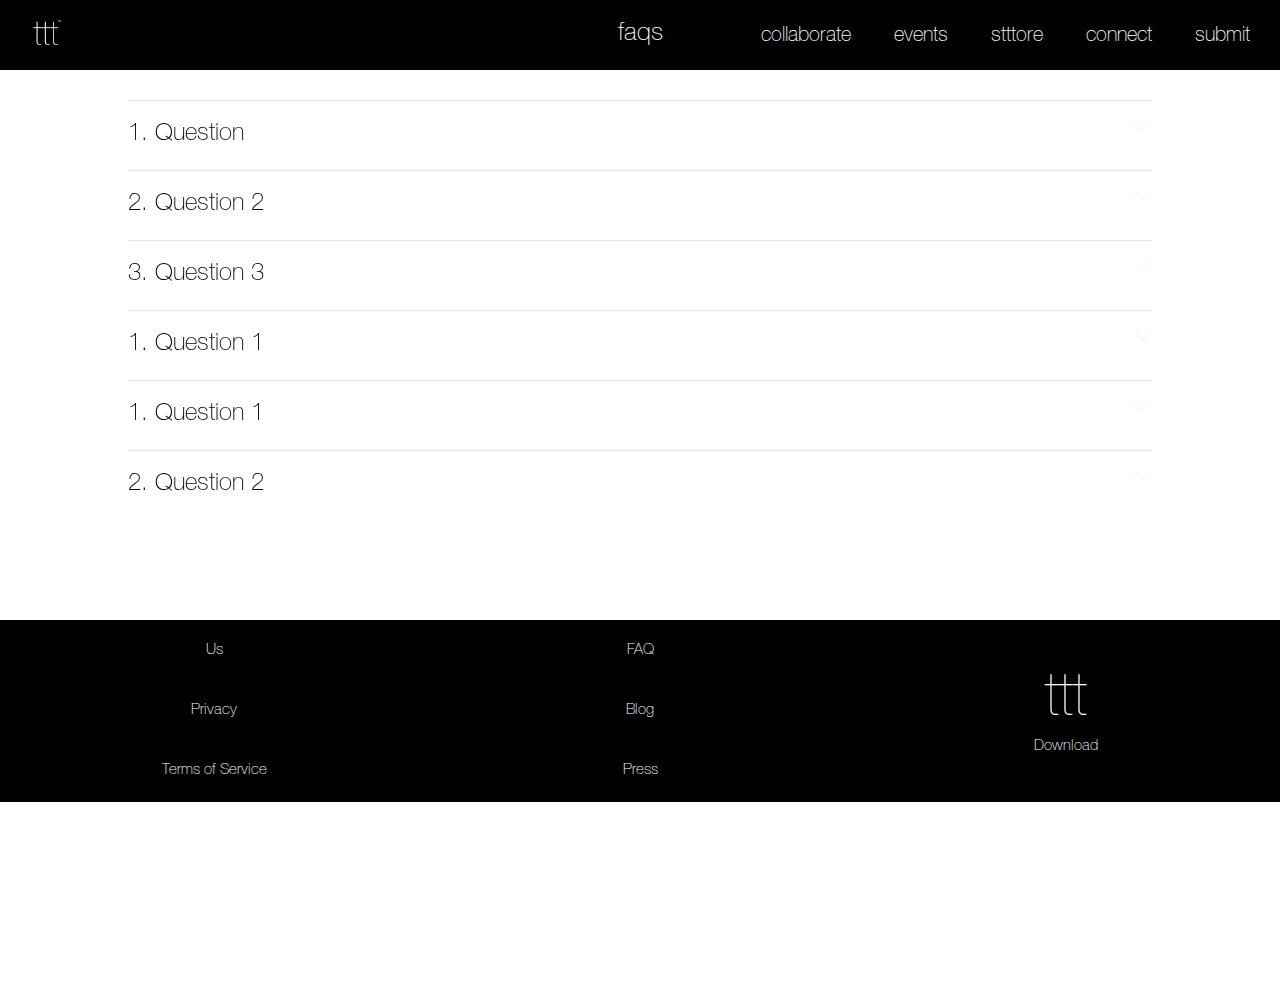
<file: faqs.html>
<html>
<head>
    <meta name="viewport" content="width=device-width, initial-scale=1">
	<link rel="shortcut icon" href="./favico.jpg" type="image/x-icon">
	<link rel="icon" href="./favico.jpg" type="image/x-icon">
	<title>
		terribly tiny tales | faqs
	</title>
	<link rel="stylesheet" href="./css/fullpage.css" />
	<link rel="stylesheet" href="./css/base.css" />
	<style>
		.l-center {
			text-align: center;
			/*float: left;*/
			position: absolute;
			height: 70px;
			width: 80%;
			left: 10%;
			color: white;
		}
		#logo_header {
			height: 70%;
			margin-top: 15%;

		}
		.talebox {
			width: 60%;
			background-color: black;
			margin: 0 auto;
			color: white;
			padding: 40px;
			box-sizing: border-box;
			margin-top: 80px;
			margin-bottom: 30px;
		}
		.tb_title {
			font-size: 6em;
			display: block;
			margin-bottom: 0px;
		}
		.tb_subtitle {
			font-size: 3em;
			margin-top: -10px;
			display: block;
		}
		/*.sectionheader:not(.no-space) {
		    margin-bottom: 100px;
		}
		.subpara:not(.no-space) {
			margin-top: 100px;
		}*/
		.userform {
			width: 80%;
			margin: 0 auto;
			text-align: center;
			background-color: rgba(255,255,255,0.9);
			padding-top: 20px;
			padding-bottom: 20px;
		}
		input {
			display: block;
			width: 80%;
			margin: 0 auto;
			margin-top: 8px;
			margin-bottom: 8px;
			padding: 10px;
			border: 0px;
			text-align: center;
			font-size: 2em;
			outline-width: 0px;
		}
		input[type="submit"] {
			background-color: black;
			margin-top: 20px;
			border: 0px;
			color: white;
		}
		.sectionheader {
			color: black;
		}
		.black-page.sectionheader {
			color: white;
		}
		.black-page.subpara {
			color: rgba(255,255,255,0.7);
		}
		.sectionheader-left {
			text-align: left;
			margin: 0 auto;
			width: 85%;
		}
		.subpara {
			color: black;
			text-align: left;
			padding-left: 10%;
		}
		.subpara a {
			color: black;
			text-decoration: underline;
		}
		small {
			font-size: 70%;
		}
		.sectionheader a {
			color: black;
			text-decoration: underline;
		}
		
	</style>
	<link rel="stylesheet" href="./css/media.css" />
</head>

<body>

	<header>
      <div class="header-top clearfix">
        <h4 class="l-left"><a href="index.html"><img src="./img/logo_monogram.jpg" id="logo_header"></a></h4>
        <h4 class="l-center">faqs</h4>
        <a class="l-right toggle-menu mobile_nav" href="#">
          <i></i>
          <i></i>
          <i></i>
        </a>
        <ul class="l-right desktop_nav" id="desktop_menu">
			<li class="anim">
        		collaborate
        	</li>
        	<li class="anim">
        		events
        	</li>
        	<li class="anim">
        		stttore
        	</li>
        	<li class="anim">
        		connect
        	</li>
        	<li class="anim">
        		submit
        	</li>
        </ul>
      </div>

      <nav class="hide" style="background-color: black;">
        <ul id="menu">
        	<a href="collaborate.html">
        		<li class="anim">
        		<i>collaborate</i>
	        	</li>
	        </a>
        	<a href="events.html">
	        	<li class="anim">
	        		events
	        	</li>
	        </a>
        	<a href="stttore.html">
	        	<li class="anim">
	        		stttore
	        	</li>
	        </a>
        	<a href="us.html">
	        	<li class="anim">
	        		us
	        	</li>
	        </a>
        	<a href="submit.html">
	        	<li class="anim bottom-rule">
	        		submit
	        	</li>
	        </a>
        	<a href="tos.html">
	        	<li class="anim">
	        		t&amp;c
	        	</li>
	        </a>
        	<a href="faqs.html">
	        	<li class="anim">
	        		faqs
	        	</li>
	        </a>
        	<a href="privacy.html">
	        	<li class="anim bottom-rule">
	        		policy
	        	</li>
	        </a>

        	<li class="anim">
        		<table class="social_list_menu" width="100%">
		        	<tr>
		        		<td width="20%">
				        	<img class="social_logo_menu" src="./img/social/facebook-white.png" />
				        </td>
				        <td width="20%">
				        	<img class="social_logo_menu" src="./img/social/instagram-white.png" />
				        </td>
				        <td width="20%">
				        	<img class="social_logo_menu" src="./img/social/twitter-white.png" />
				        </td>
				        <td width="20%">
							<img class="social_logo_menu" src="./img/social/youtube-white.png" />
				        </td>
				        <td width="20%">
				        	<img class="social_logo_menu" src="./img/social/stttore-white.png" />
				        </td>
				    </tr>
				</table>
        	</li>

		</ul>
      </nav>
    </header>




    <div id="fullPage" class="noplugin">
    	<div id="page-content">
	    	<div class="faq">
	    		<div class="question">
	    			<h2><img src="./img/down.png" class="down_arrow" />1. Question</h2>
	    		</div>
	    		<div class="answer">
	    			<p>Terribly Tiny Tales ("us", "we", or "our") operates the www.terriblytinytales.com website (the "Service"). This page informs you of our policies regarding the collection, use and disclosure of Personal Information when you use our Service.</p>
	    		</div>
	    	</div>

	    	<div class="faq">
	    		<div class="question">
	    			<h2><img src="./img/down.png" class="down_arrow" />2. Question 2</h2>
	    		</div>
	    		<div class="answer">
	    			<p>Terribly Tiny Tales ("us", "we", or "our") operates the www.terriblytinytales.com website (the "Service"). This page informs you of our policies regarding the collection, use and disclosure of Personal Information when you use our Service.</p>
	    		</div>
	    	</div>

	    	<div class="faq">
	    		<div class="question">
	    			<h2><img src="./img/down.png" class="down_arrow" />3. Question 3</h2>
	    		</div>
	    		<div class="answer">
	    			<p>Terribly Tiny Tales ("us", "we", or "our") operates the www.terriblytinytales.com website (the "Service"). This page informs you of our policies regarding the collection, use and disclosure of Personal Information when you use our Service.</p>
	    		</div>
	    	</div>

	    	<div class="faq">
	    		<div class="question">
	    			<h2><img src="./img/down.png" class="down_arrow" />1. Question 1</h2>
	    		</div>
	    		<div class="answer">
	    			<p>Terribly Tiny Tales ("us", "we", or "our") operates the www.terriblytinytales.com website (the "Service"). This page informs you of our policies regarding the collection, use and disclosure of Personal Information when you use our Service.</p>
	    		</div>
	    	</div>

	    	<div class="faq">
	    		<div class="question">
	    			<h2><img src="./img/down.png" class="down_arrow" />1. Question 1</h2>
	    		</div>
	    		<div class="answer">
	    			<p>Terribly Tiny Tales ("us", "we", or "our") operates the www.terriblytinytales.com website (the "Service"). This page informs you of our policies regarding the collection, use and disclosure of Personal Information when you use our Service.</p>
	    		</div>
	    	</div>

	    	<div class="faq">
	    		<div class="question">
	    			<h2><img src="./img/down.png" class="down_arrow" />2. Question 2</h2>
	    		</div>
	    		<div class="answer">
	    			<p>Terribly Tiny Tales ("us", "we", or "our") operates the www.terriblytinytales.com website (the "Service"). This page informs you of our policies regarding the collection, use and disclosure of Personal Information when you use our Service.</p>
	    		</div>
	    	</div>


		</div>
    	<table class="footer">
    		<tr>
    			<td width="30%" class="anim">
    				<a href="us.html">Us</a>
    			</td>
    			<td width="33%" class="anim">
    				<a href="faqs.html">FAQ</a>
    			</td>
    			<td width="33%" rowspan="3" class="anim">
    				<span style="font-size: 4em; font-family: neue;">ttt</span>
    				<br /><a href="mediakit.html">Download</a>
    			</td>
    		</tr>
    		<tr>
    			<td width="33%" class="anim">
    				<a href="privacy.html">Privacy</a>
    			</td>
    			<td width="33%" class="anim">
    				Blog
    			</td>
    		</tr>
    		<tr>
    			<td width="33%" class="anim">
    				<a href="tos.html">Terms of Service</a>
    			</td>	
    			<td width="33%" class="anim">
    				<a href="press.html">Press</a>
    			</td>
    		</tr>
    	</table>

	</div>


</body>
<script src="./js/jquery.js"></script>
<script src="./js/fullpage.js"></script>
<script>
	$(document).ready(function() {
		var windowWidth = $(document).width();

		if (windowWidth < 767) {
			$('.brand_logos').css("width", "100%");
			$('.brands_list').css("width", "80%");
		}

		var $header_top = $('.header-top');
		var $nav = $('nav');

  		$nav.click(function() {
		    $header_top.toggleClass('open-menu');
  		});

  		$('#menu').click(function(e) {
  			e.stopPropagation();
  		});


		$('#leftarrow').click(function() {
			$.fn.fullpage.moveSlideLeft();
		});

		$('#rightarrow').click(function() {
			$.fn.fullpage.moveSlideRight();
		});


		$header_top.find('a').on('click', function() {
			$(this).parent().toggleClass('open-menu');
		});






		$('#fullPage').fullpage({
		    sectionSelector: '.vertical-scrolling',
		    slideSelector: '.horizontal-scrolling',
		    controlArrows: false, 
		    scrollBar: true, 
		    slidesNavigation: false,
		    autoScrolling: true,

		    afterLoad: function(anchorLink, index) {
		      window.lastSlideLoaded = index;
		      $header_top.css('background', 'rgba(0,0,0, 1)');
		      $nav.css('background', 'rgba(0,0,0,0.9)');
		      	$header_top.fadeIn();
		    },

		    onLeave: function(index, nextIndex, direction) {
		    },

		    afterSlideLoad: function( anchorLink, index, slideAnchor, slideIndex){
	            var loadedSlide = $(this);
	        }

		});
		$.fn.fullpage.reBuild();
		$.fn.fullpage.destroy();

		$('.faq .question').click(function() {
			$(this).siblings().slideToggle();
		});
});
	</script>
</html>
</file>
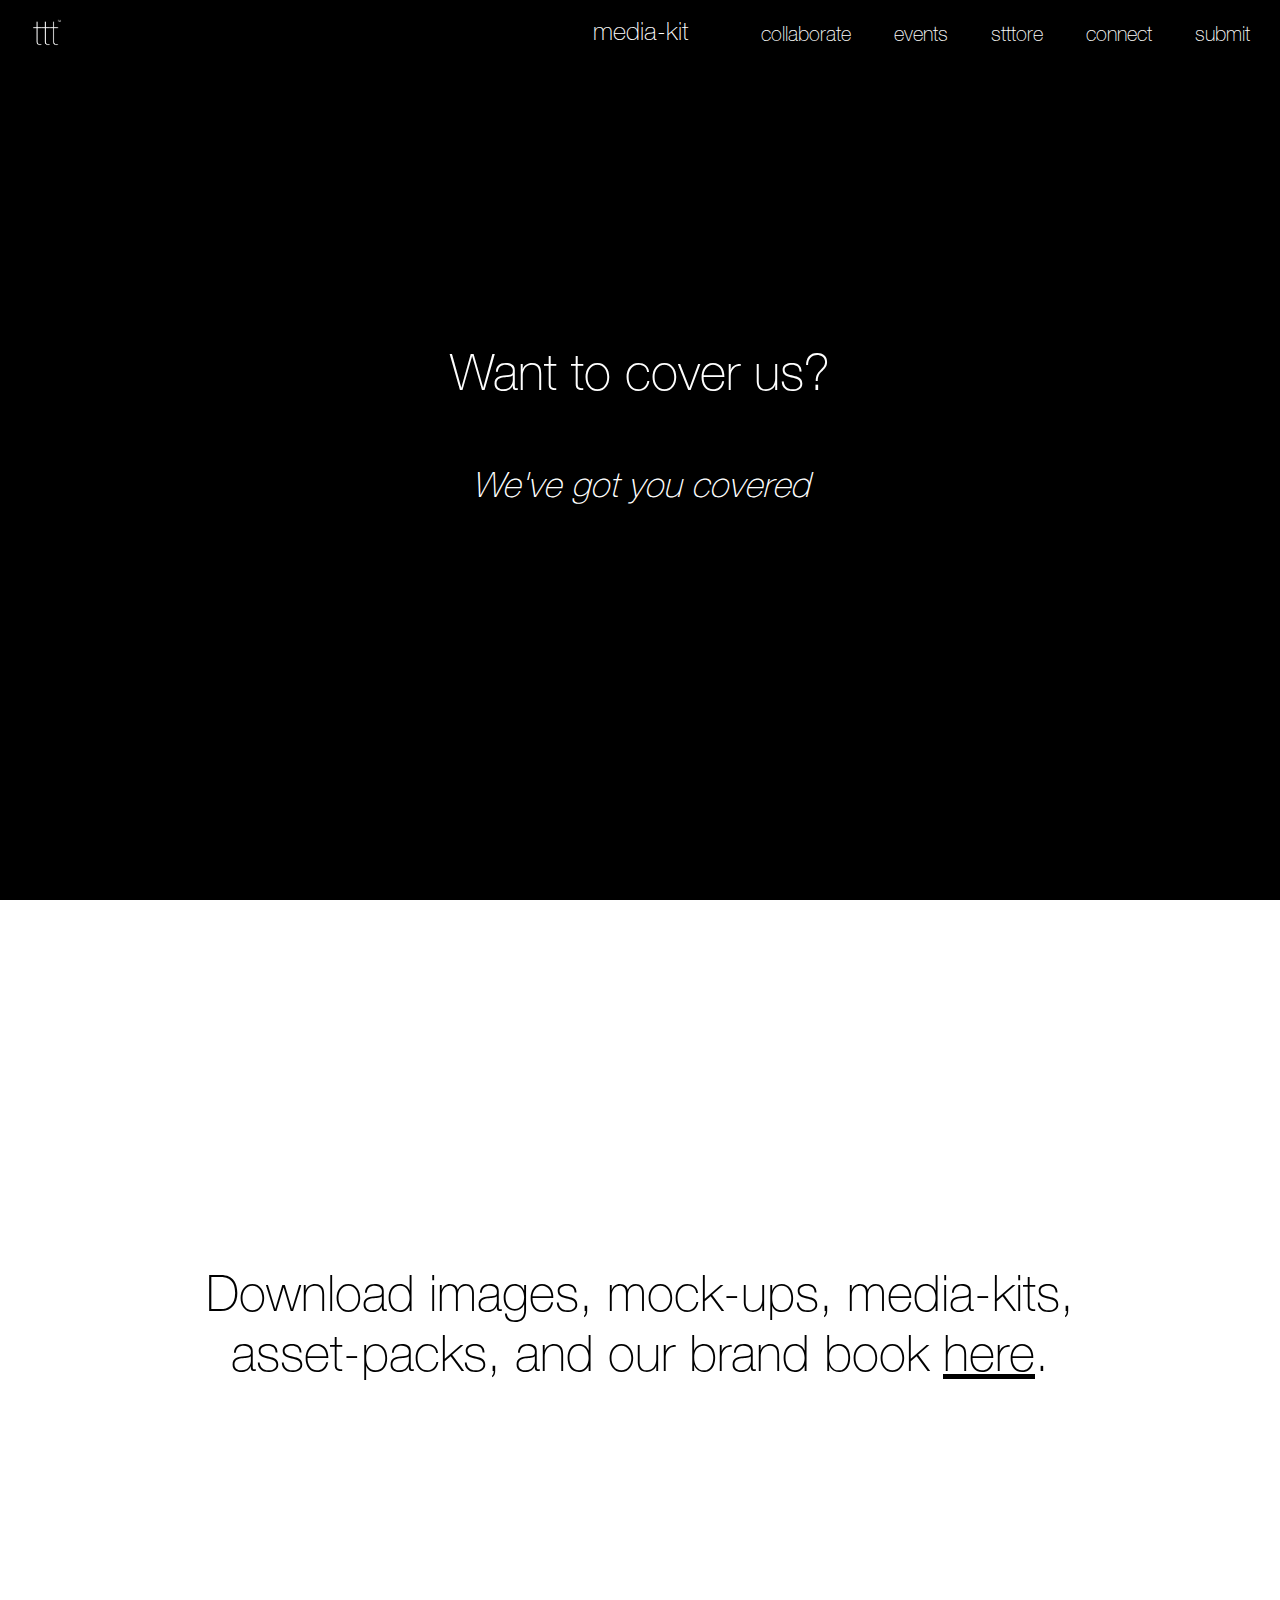
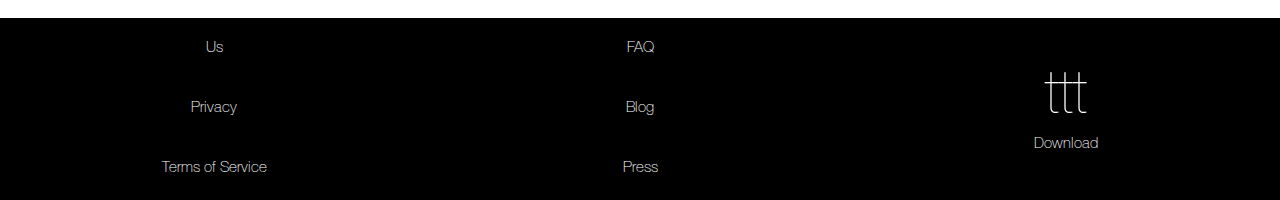
<file: mediakit.html>
<html>
<head>
    <meta name="viewport" content="width=device-width, initial-scale=1">
	<link rel="shortcut icon" href="./favico.jpg" type="image/x-icon">
	<link rel="icon" href="./favico.jpg" type="image/x-icon">
	<title>
		terribly tiny tales | media-kit
	</title>
	<link rel="stylesheet" href="./css/fullpage.css" />
	<link rel="stylesheet" href="./css/base.css" />
	<style>
		.l-center {
			text-align: center;
			/*float: left;*/
			position: absolute;
			height: 70px;
			width: 80%;
			left: 10%;
			color: white;
		}
		#logo_header {
			height: 70%;
			margin-top: 15%;

		}
		.talebox {
			width: 60%;
			background-color: black;
			margin: 0 auto;
			color: white;
			padding: 40px;
			box-sizing: border-box;
			margin-top: 80px;
			margin-bottom: 30px;
		}
		.tb_title {
			font-size: 6em;
			display: block;
			margin-bottom: 0px;
		}
		.tb_subtitle {
			font-size: 3em;
			margin-top: -10px;
			display: block;
		}
		/*.sectionheader:not(.no-space) {
		    margin-bottom: 100px;
		}
		.subpara:not(.no-space) {
			margin-top: 100px;
		}*/
		.userform {
			width: 80%;
			margin: 0 auto;
			text-align: center;
			background-color: rgba(255,255,255,0.9);
			padding-top: 20px;
			padding-bottom: 20px;
		}
		input {
			display: block;
			width: 80%;
			margin: 0 auto;
			margin-top: 8px;
			margin-bottom: 8px;
			padding: 10px;
			border: 0px;
			text-align: center;
			font-size: 2em;
			outline-width: 0px;
		}
		input[type="submit"] {
			background-color: black;
			margin-top: 20px;
			border: 0px;
			color: white;
		}
		.sectionheader {
			color: black;
		}
		.black-page.sectionheader {
			color: white;
		}
		.black-page.subpara {
			color: rgba(255,255,255,0.7);
		}
		.sectionheader-left {
			text-align: left;
			margin: 0 auto;
			width: 85%;
		}
		.subpara {
			color: black;
			text-align: left;
			padding-left: 10%;
		}
		.subpara a {
			color: black;
			text-decoration: underline;
		}
		small {
			font-size: 70%;
		}
		.sectionheader a {
			color: black;
			text-decoration: underline;
		}
	</style>
	<link rel="stylesheet" href="./css/media.css" />
</head>

<body>

	<header>
      <div class="header-top clearfix">
        <h4 class="l-left"><a href="index.html"><img src="./img/logo_monogram.jpg" id="logo_header"></a></h4>
        <h4 class="l-center">media-kit</h4>
        <a class="l-right toggle-menu mobile_nav" href="#">
          <i></i>
          <i></i>
          <i></i>
        </a>
        <ul class="l-right desktop_nav" id="desktop_menu">
			<li class="anim">
        		collaborate
        	</li>
        	<li class="anim">
        		events
        	</li>
        	<li class="anim">
        		stttore
        	</li>
        	<li class="anim">
        		connect
        	</li>
        	<li class="anim">
        		submit
        	</li>
        </ul>
      </div>

      <nav class="hide" style="background-color: black;">
        <ul id="menu">
        	<a href="collaborate.html">
        		<li class="anim">
        		<i>collaborate</i>
	        	</li>
	        </a>
        	<a href="events.html">
	        	<li class="anim">
	        		events
	        	</li>
	        </a>
        	<a href="stttore.html">
	        	<li class="anim">
	        		stttore
	        	</li>
	        </a>
        	<a href="us.html">
	        	<li class="anim">
	        		us
	        	</li>
	        </a>
        	<a href="submit.html">
	        	<li class="anim bottom-rule">
	        		submit
	        	</li>
	        </a>
        	<a href="tos.html">
	        	<li class="anim">
	        		t&amp;c
	        	</li>
	        </a>
        	<a href="faqs.html">
	        	<li class="anim">
	        		faqs
	        	</li>
	        </a>
        	<a href="privacy.html">
	        	<li class="anim bottom-rule">
	        		policy
	        	</li>
	        </a>

        	<li class="anim no-hover">
        		<table class="social_list_menu" width="100%">
		        	<tr>
		        		<td width="20%">
				        	<img class="social_logo_menu" src="./img/social/facebook-white.png" />
				        </td>
				        <td width="20%">
				        	<img class="social_logo_menu" src="./img/social/instagram-white.png" />
				        </td>
				        <td width="20%">
				        	<img class="social_logo_menu" src="./img/social/twitter-white.png" />
				        </td>
				        <td width="20%">
							<img class="social_logo_menu" src="./img/social/youtube-white.png" />
				        </td>
				        <td width="20%">
				        	<img class="social_logo_menu" src="./img/social/stttore-white.png" />
				        </td>
				    </tr>
				</table>
        	</li>

		</ul>
      </nav>
    </header>




    <div id="fullPage">
	    <section class="vertical-scrolling">
		    <h1 class="sectionheader black-page">Want to cover us?<br /><br /><small><i>We've got you covered</i></small></h1>
	    </section>

		
	    <section class="vertical-scrolling fp-auto-height">
		    <h1 class="sectionheader">Download images, mock-ups, media-kits, asset-packs, and our brand book <a href="http://stttore.com">here</a>.</h1>
    	<table class="footer">
    		<tr>
    			<td width="30%" class="anim">
    				<a href="us.html">Us</a>
    			</td>
    			<td width="33%" class="anim">
    				<a href="faqs.html">FAQ</a>
    			</td>
    			<td width="33%" rowspan="3" class="anim">
    				<span style="font-size: 4em; font-family: neue;">ttt</span>
    				<br /><a href="mediakit.html">Download</a>
    			</td>
    		</tr>
    		<tr>
    			<td width="33%" class="anim">
    				<a href="privacy.html">Privacy</a>
    			</td>
    			<td width="33%" class="anim">
    				Blog
    			</td>
    		</tr>
    		<tr>
    			<td width="33%" class="anim">
    				<a href="tos.html">Terms of Service</a>
    			</td>	
    			<td width="33%" class="anim">
    				<a href="press.html">Press</a>
    			</td>
    		</tr>
    	</table>
    </section> 

	</div>


</body>
<script src="./js/jquery.js"></script>
<script src="./js/fullpage.js"></script>
<script>
	$(document).ready(function() {
		var windowWidth = $(document).width();

		if (windowWidth < 767) {
			$('.brand_logos').css("width", "100%");
			$('.brands_list').css("width", "80%");
		}

		var $header_top = $('.header-top');
		var $nav = $('nav');

  		$nav.click(function() {
		    $header_top.toggleClass('open-menu');
  		});

  		$('#menu').click(function(e) {
  			e.stopPropagation();
  		});


		$('#leftarrow').click(function() {
			$.fn.fullpage.moveSlideLeft();
		});

		$('#rightarrow').click(function() {
			$.fn.fullpage.moveSlideRight();
		});


		$header_top.find('a').on('click', function() {
			$(this).parent().toggleClass('open-menu');
		});






		$('#fullPage').fullpage({
		    sectionSelector: '.vertical-scrolling',
		    slideSelector: '.horizontal-scrolling',
		    controlArrows: false, 
		    scrollBar: true, 
		    slidesNavigation: false,
		    autoScrolling: true,
		    sectionsColor: ['black', 'white'],

		    afterLoad: function(anchorLink, index) {
		      window.lastSlideLoaded = index;
		      $header_top.css('background', 'rgba(0,0,0, 1)');
		      $nav.css('background', 'rgba(0,0,0,0.9)');
		      	$header_top.fadeIn();
		    },

		    onLeave: function(index, nextIndex, direction) {
		    },

		    afterSlideLoad: function( anchorLink, index, slideAnchor, slideIndex){
	            var loadedSlide = $(this);
	        }

		});
		$.fn.fullpage.reBuild();
});
	</script>
</html>
</file>
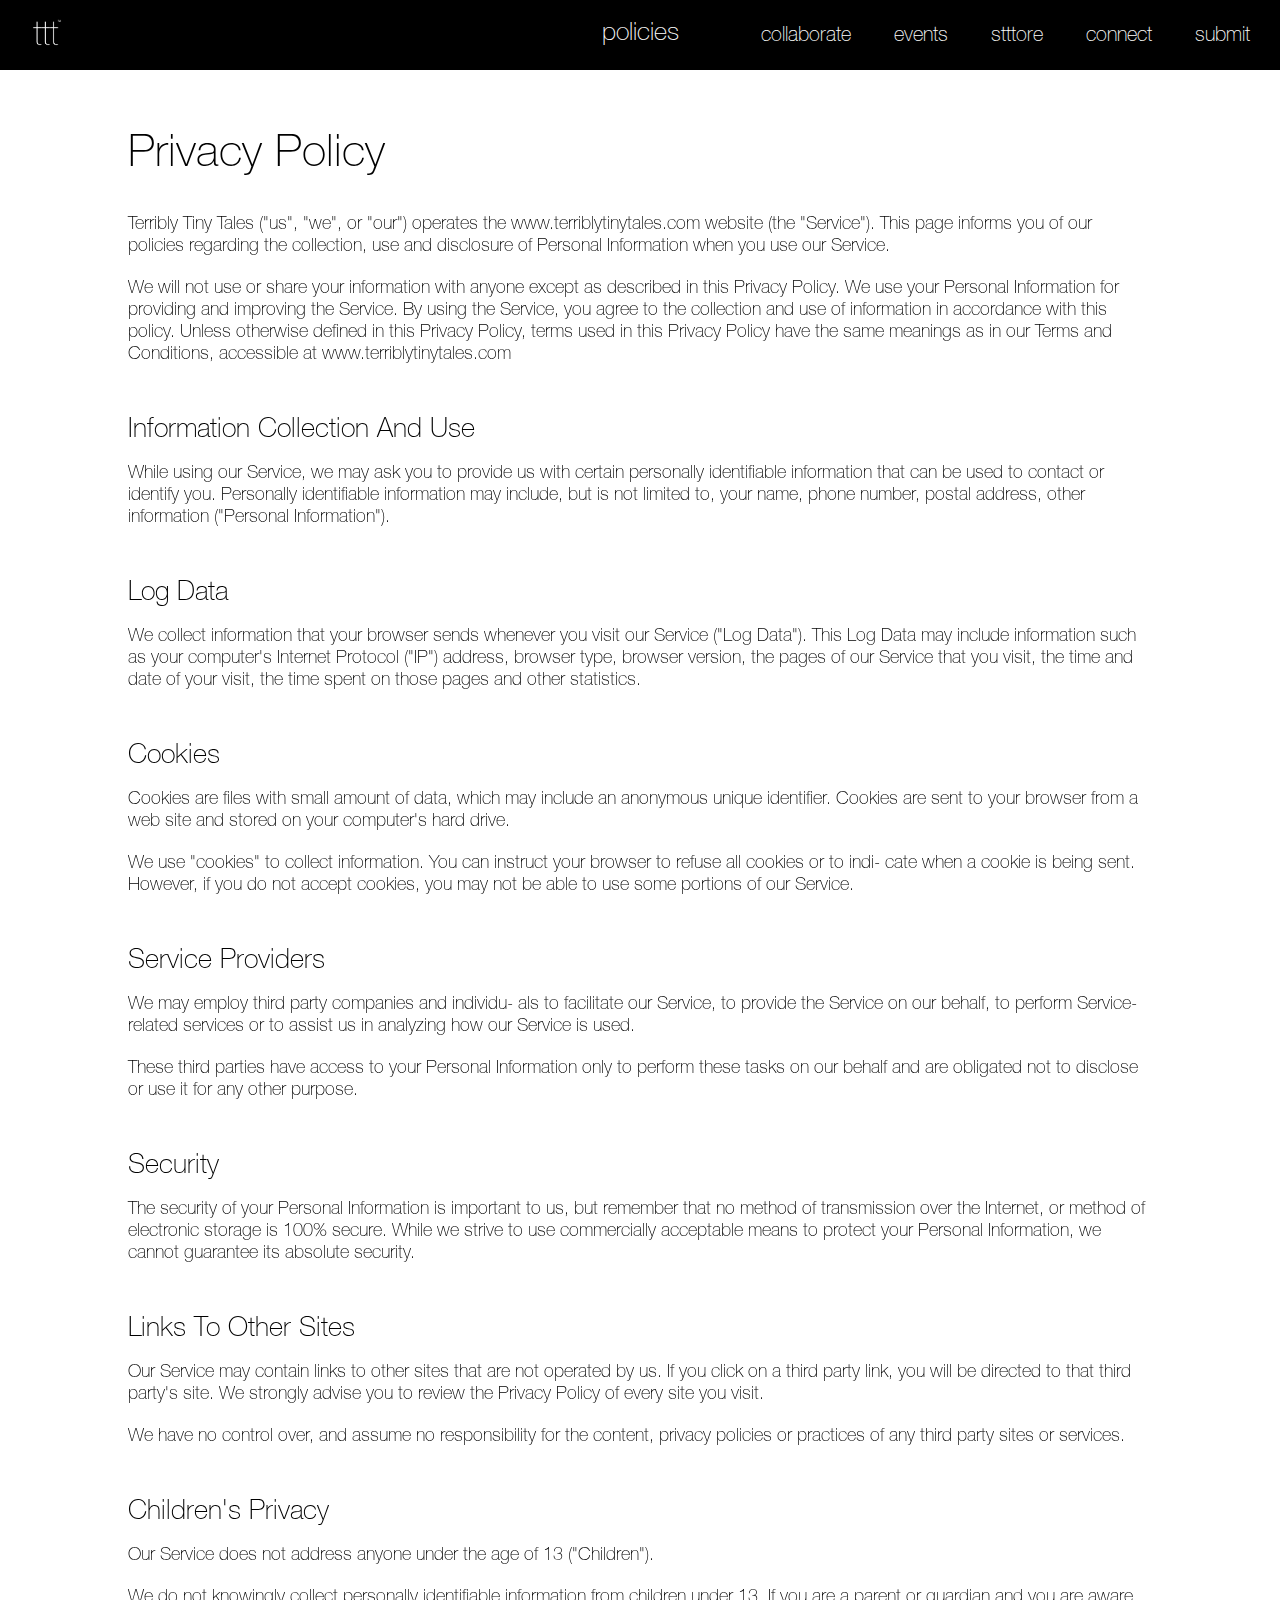
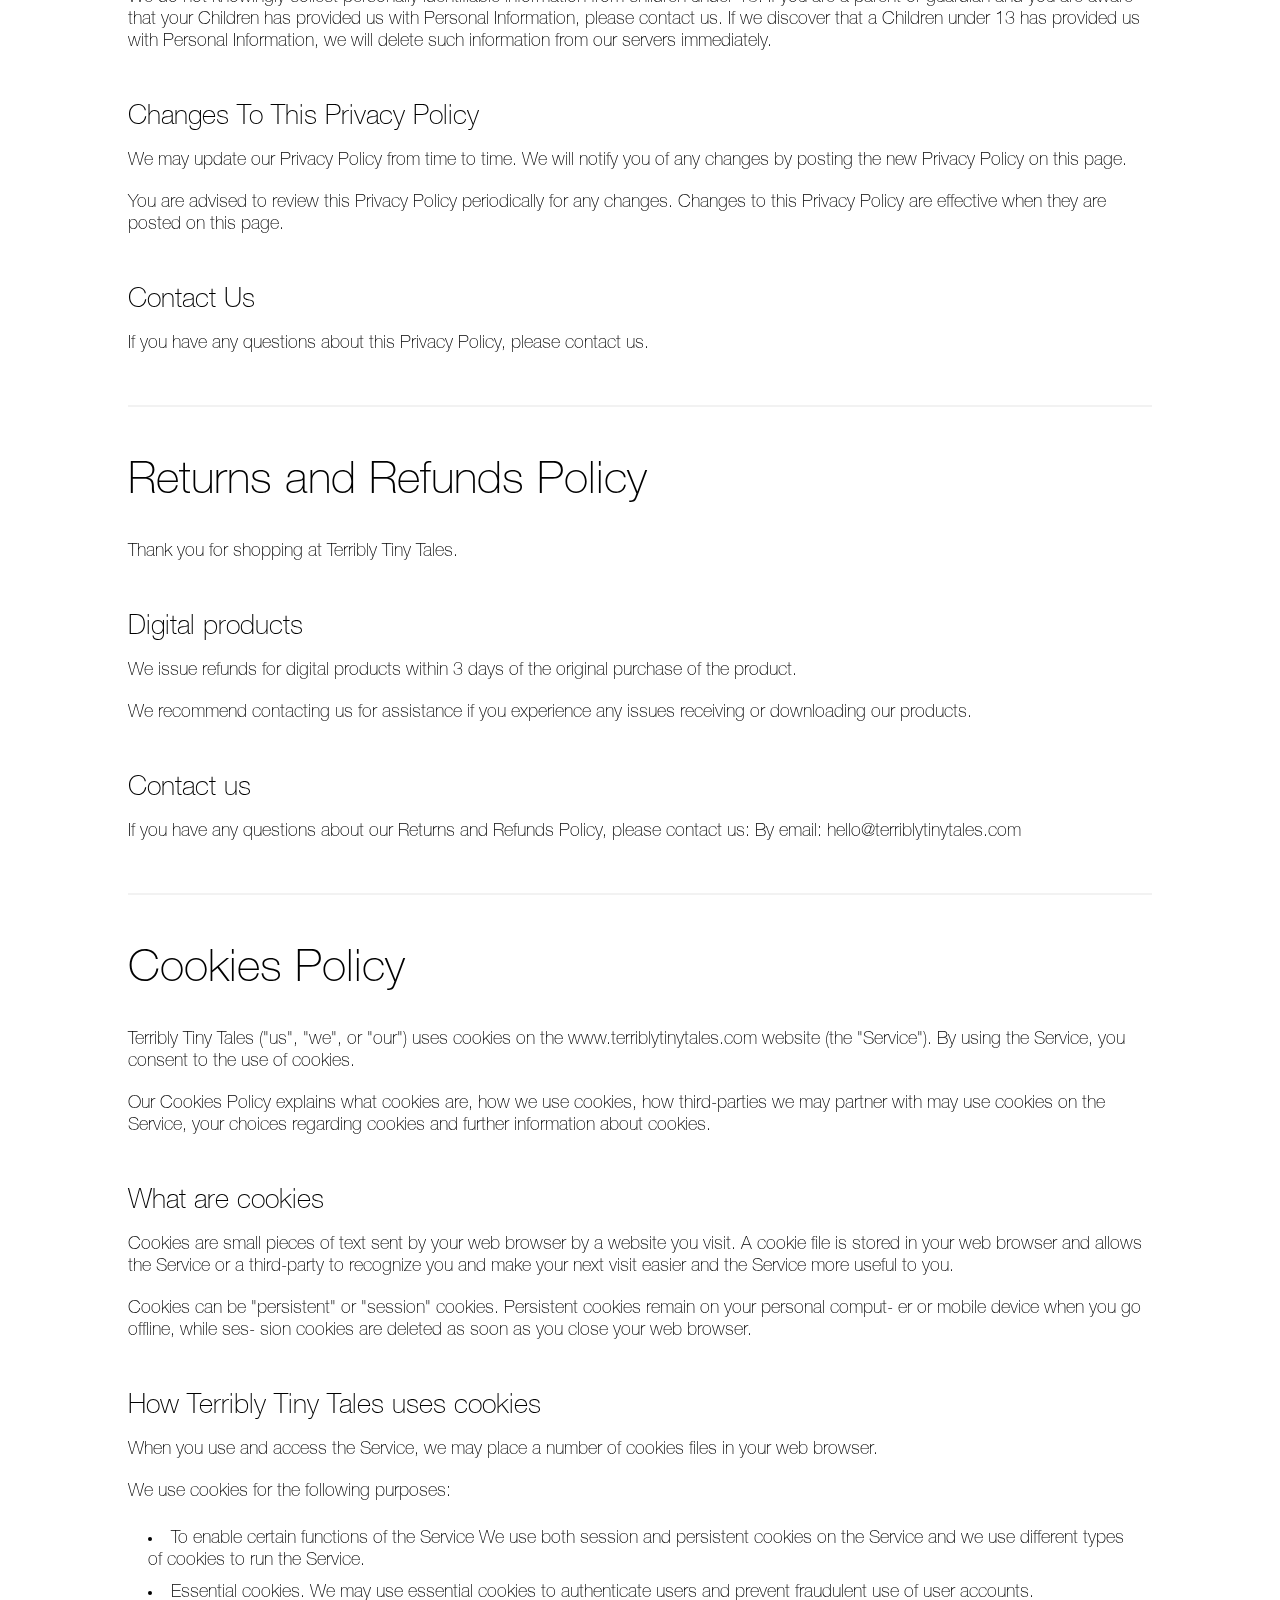
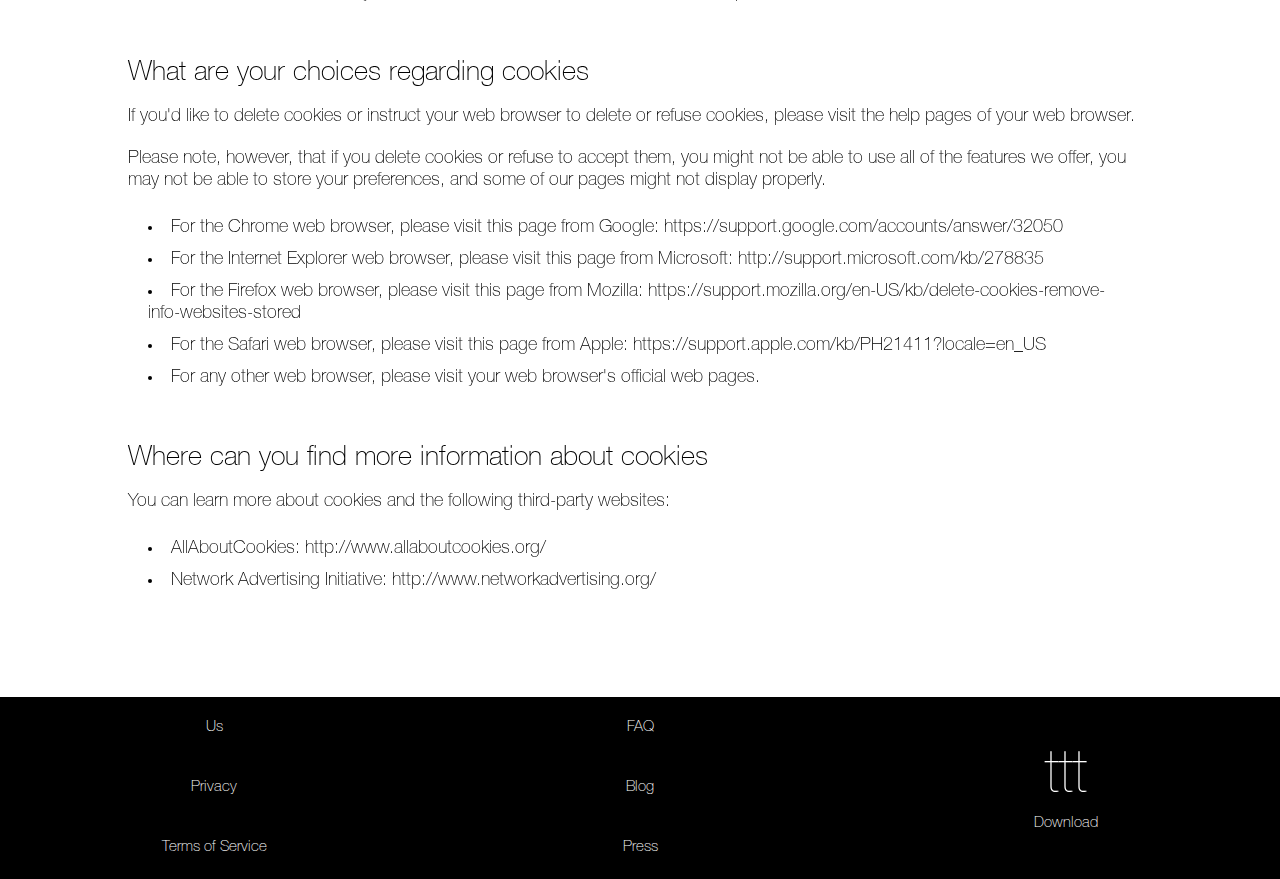
<file: privacy.html>
<html>
<head>
    <meta name="viewport" content="width=device-width, initial-scale=1">
	<link rel="shortcut icon" href="./favico.jpg" type="image/x-icon">
	<link rel="icon" href="./favico.jpg" type="image/x-icon">
	<title>
		terribly tiny tales | policies
	</title>
	<link rel="stylesheet" href="./css/fullpage.css" />
	<link rel="stylesheet" href="./css/base.css" />
	<style>
		.l-center {
			text-align: center;
			/*float: left;*/
			position: absolute;
			height: 70px;
			width: 80%;
			left: 10%;
			color: white;
		}
		#logo_header {
			height: 70%;
			margin-top: 15%;

		}
		.talebox {
			width: 60%;
			background-color: black;
			margin: 0 auto;
			color: white;
			padding: 40px;
			box-sizing: border-box;
			margin-top: 80px;
			margin-bottom: 30px;
		}
		.tb_title {
			font-size: 6em;
			display: block;
			margin-bottom: 0px;
		}
		.tb_subtitle {
			font-size: 3em;
			margin-top: -10px;
			display: block;
		}
		/*.sectionheader:not(.no-space) {
		    margin-bottom: 100px;
		}
		.subpara:not(.no-space) {
			margin-top: 100px;
		}*/
		.userform {
			width: 80%;
			margin: 0 auto;
			text-align: center;
			background-color: rgba(255,255,255,0.9);
			padding-top: 20px;
			padding-bottom: 20px;
		}
		input {
			display: block;
			width: 80%;
			margin: 0 auto;
			margin-top: 8px;
			margin-bottom: 8px;
			padding: 10px;
			border: 0px;
			text-align: center;
			font-size: 2em;
			outline-width: 0px;
		}
		input[type="submit"] {
			background-color: black;
			margin-top: 20px;
			border: 0px;
			color: white;
		}
		.sectionheader {
			color: black;
		}
		.black-page.sectionheader {
			color: white;
		}
		.black-page.subpara {
			color: rgba(255,255,255,0.7);
		}
		.sectionheader-left {
			text-align: left;
			margin: 0 auto;
			width: 85%;
		}
		.subpara {
			color: black;
			text-align: left;
			padding-left: 10%;
		}
		.subpara a {
			color: black;
			text-decoration: underline;
		}
		small {
			font-size: 70%;
		}
		.sectionheader a {
			color: black;
			text-decoration: underline;
		}
	</style>
	<link rel="stylesheet" href="./css/media.css" />
</head>

<body>

	<header>
      <div class="header-top clearfix">
        <h4 class="l-left"><a href="index.html"><img src="./img/logo_monogram.jpg" id="logo_header"></a></h4>
        <h4 class="l-center">policies</h4>
        <a class="l-right toggle-menu mobile_nav" href="#">
          <i></i>
          <i></i>
          <i></i>
        </a>
        <ul class="l-right desktop_nav" id="desktop_menu">
			<li class="anim">
        		collaborate
        	</li>
        	<li class="anim">
        		events
        	</li>
        	<li class="anim">
        		stttore
        	</li>
        	<li class="anim">
        		connect
        	</li>
        	<li class="anim">
        		submit
        	</li>
        </ul>
      </div>

      <nav class="hide" style="background-color: black;">
        <ul id="menu">
        	<a href="collaborate.html">
        		<li class="anim">
        		<i>collaborate</i>
	        	</li>
	        </a>
        	<a href="events.html">
	        	<li class="anim">
	        		events
	        	</li>
	        </a>
        	<a href="stttore.html">
	        	<li class="anim">
	        		stttore
	        	</li>
	        </a>
        	<a href="us.html">
	        	<li class="anim">
	        		us
	        	</li>
	        </a>
        	<a href="submit.html">
	        	<li class="anim bottom-rule">
	        		submit
	        	</li>
	        </a>
        	<a href="tos.html">
	        	<li class="anim">
	        		t&amp;c
	        	</li>
	        </a>
        	<a href="faqs.html">
	        	<li class="anim">
	        		faqs
	        	</li>
	        </a>
        	<a href="privacy.html">
	        	<li class="anim bottom-rule">
	        		policy
	        	</li>
	        </a>

        	<li class="anim">
        		<table class="social_list_menu" width="100%">
		        	<tr>
		        		<td width="20%">
				        	<img class="social_logo_menu" src="./img/social/facebook-white.png" />
				        </td>
				        <td width="20%">
				        	<img class="social_logo_menu" src="./img/social/instagram-white.png" />
				        </td>
				        <td width="20%">
				        	<img class="social_logo_menu" src="./img/social/twitter-white.png" />
				        </td>
				        <td width="20%">
							<img class="social_logo_menu" src="./img/social/youtube-white.png" />
				        </td>
				        <td width="20%">
				        	<img class="social_logo_menu" src="./img/social/stttore-white.png" />
				        </td>
				    </tr>
				</table>
        	</li>

		</ul>
      </nav>
    </header>




    <div id="fullPage" class="noplugin">
    	<div id="page-content">
	    	<h1>Privacy Policy</h1>

		    <p>Terribly Tiny Tales ("us", "we", or "our") operates the www.terriblytinytales.com website (the "Service"). This page informs you of our policies regarding the collection, use and disclosure of Personal Information when you use our Service.</p>

			<p>We will not use or share your information with anyone except as described in this Privacy Policy. We use your Personal Information for providing and improving the Service. By using the Service, you agree to the collection and use of information in accordance with this policy. Unless otherwise defined in this Privacy Policy, terms used in this Privacy Policy have the same meanings as in our Terms and Conditions, accessible at www.terriblytinytales.com</p>


			<h2>Information Collection And Use</h2>

			<p>While using our Service, we may ask you to provide us with certain personally identifiable information that can be used to contact or identify you. Personally identifiable information may include, but is not limited to, your name, phone number, postal address, other information ("Personal Information").</p>

			<h2>Log Data</h2>
			<p>We collect information that your browser sends whenever you visit our Service ("Log Data"). This Log Data may include information such as your computer's Internet Protocol ("IP") address, browser type, browser version, the pages of our Service that you visit, the time and date of your visit, the time spent on those pages and other statistics.</p>
			
			<h2>Cookies</h2>
			<p>Cookies are files with small amount of data, which may include an anonymous unique identifier. Cookies are sent to your browser from a web site and stored on your computer's hard drive.</p>
			<p>We use "cookies" to collect information. You can instruct your browser to refuse all cookies or to indi- cate when a cookie is being sent. However, if you do not accept cookies, you may not be able to use some portions of our Service.</p>
			
			<h2>Service Providers</h2>
			<p>We may employ third party companies and individu- als to facilitate our Service, to provide the Service on our behalf, to perform Service-related services or to assist us in analyzing how our Service is used.</p>
			<p>These third parties have access to your Personal Information only to perform these tasks on our behalf and are obligated not to disclose or use it for any other purpose.</p>
			
			<h2>Security</h2>
			<p>The security of your Personal Information is important to us, but remember that no method of transmission over the Internet, or method of electronic storage is 100% secure. While we strive to use commercially acceptable means to protect your Personal Information, we cannot guarantee its absolute security.</p>
			
			<h2>Links To Other Sites</h2>
			<p>Our Service may contain links to other sites that are not operated by us. If you click on a third party link, you will be directed to that third party's site. We strongly advise you to review the Privacy Policy of every site you visit.</p>
			<p>We have no control over, and assume no responsibility for the content, privacy policies or practices of any third party sites or services.</p>
			
			<h2>Children's Privacy</h2>
			<p>Our Service does not address anyone under the age of 13 ("Children").</p>
			<p>We do not knowingly collect personally identifiable information from children under 13. If you are a parent or guardian and you are aware that your Children has provided us with Personal Information, please contact us. If we discover that a Children under 13 has provided us with Personal Information, we will delete such information from our servers immediately.</p>
			
			<h2>Changes To This Privacy Policy</h2>
			<p>We may update our Privacy Policy from time to time. We will notify you of any changes by posting the new Privacy Policy on this page.</p>
			<p>You are advised to review this Privacy Policy periodically for any changes. Changes to this Privacy Policy are effective when they are posted on this page.</p>
			
			<h2>Contact Us</h2>
			<p>If you have any questions about this Privacy Policy, please contact us.</p>
			
			<hr />

			<h1>Returns and Refunds Policy</h1>
			<p>Thank you for shopping at Terribly Tiny Tales.</p>
			
			<h2>Digital products</h2>
			<p>We issue refunds for digital products within 3 days of the original purchase of the product.</p>
			<p>We recommend contacting us for assistance if you experience any issues receiving or downloading our products.</p>
			
			<h2>Contact us</h2>
			<p>If you have any questions about our Returns and Refunds Policy, please contact us:
			By email: hello@terriblytinytales.com</p>
			
			<hr />

			<h1>Cookies Policy</h1>
			<p>Terribly Tiny Tales ("us", "we", or "our") uses cookies on the www.terriblytinytales.com website (the "Service"). By using the Service, you consent to the use of cookies.</p>
			<p>Our Cookies Policy explains what cookies are, how we use cookies, how third-parties we may partner with may use cookies on the Service, your choices regarding cookies and further information about cookies.</p>
			
			<h2>What are cookies</h2>
			<p>Cookies are small pieces of text sent by your web browser by a website you visit. A cookie file is stored in your web browser and allows the Service or a third-party to recognize you and make your next visit easier and the Service more useful to you.</p>
			<p>Cookies can be "persistent" or "session" cookies. Persistent cookies remain on your personal comput- er or mobile device when you go offline, while ses- sion cookies are deleted as soon as you close your web browser.</p>
			
			<h2>How Terribly Tiny Tales uses cookies</h2>
			<p>When you use and access the Service, we may place a number of cookies files in your web browser.</p>
			<p>We use cookies for the following purposes:</p>
				<ul>
				<li>To enable certain functions of the Service
				We use both session and persistent cookies on the Service and we use different types of cookies to run the Service.</li>
				<li>Essential cookies. We may use essential cookies to authenticate users and prevent fraudulent use of user accounts.</li>
				</ul>

			<h2>What are your choices regarding cookies</h2>
			<p>If you'd like to delete cookies or instruct your web browser to delete or refuse cookies, please visit the help pages of your web browser.</p>
			<p>Please note, however, that if you delete cookies or refuse to accept them, you might not be able to use all of the features we offer, you may not be able to store your preferences, and some of our pages might not display properly.</p>
			
			<ul>
			<li>For the Chrome web browser, please visit this page from Google: https://support.google.com/accounts/answer/32050</li>
			<li>For the Internet Explorer web browser, please visit this page from Microsoft: http://support.microsoft.com/kb/278835</li>
			<li>For the Firefox web browser, please visit this page from Mozilla: https://support.mozilla.org/en-US/kb/delete-cookies-remove-info-websites-stored</li>
			<li>For the Safari web browser, please visit this page from Apple: https://support.apple.com/kb/PH21411?locale=en_US</li>
			<li>For any other web browser, please visit your web browser's official web pages.</li>
			</ul>

			<h2>Where can you find more information about cookies</h2>
			<p>You can learn more about cookies and the following third-party websites:</p>
			<ul>
				<li>AllAboutCookies: http://www.allaboutcookies.org/</li>
				<li>Network Advertising Initiative: http://www.networkadvertising.org/</li>
			</ul>
		</div>
    	<table class="footer">
    		<tr>
    			<td width="30%" class="anim">
    				<a href="us.html">Us</a>
    			</td>
    			<td width="33%" class="anim">
    				<a href="faqs.html">FAQ</a>
    			</td>
    			<td width="33%" rowspan="3" class="anim">
    				<span style="font-size: 4em; font-family: neue;">ttt</span>
    				<br /><a href="mediakit.html">Download</a>
    			</td>
    		</tr>
    		<tr>
    			<td width="33%" class="anim">
    				<a href="privacy.html">Privacy</a>
    			</td>
    			<td width="33%" class="anim">
    				Blog
    			</td>
    		</tr>
    		<tr>
    			<td width="33%" class="anim">
    				<a href="tos.html">Terms of Service</a>
    			</td>	
    			<td width="33%" class="anim">
    				<a href="press.html">Press</a>
    			</td>
    		</tr>
    	</table>

	</div>


</body>
<script src="./js/jquery.js"></script>
<script src="./js/fullpage.js"></script>
<script>
	$(document).ready(function() {
		var windowWidth = $(document).width();

		if (windowWidth < 767) {
			$('.brand_logos').css("width", "100%");
			$('.brands_list').css("width", "80%");
		}

		var $header_top = $('.header-top');
		var $nav = $('nav');

  		$nav.click(function() {
		    $header_top.toggleClass('open-menu');
  		});

  		$('#menu').click(function(e) {
  			e.stopPropagation();
  		});


		$('#leftarrow').click(function() {
			$.fn.fullpage.moveSlideLeft();
		});

		$('#rightarrow').click(function() {
			$.fn.fullpage.moveSlideRight();
		});


		$header_top.find('a').on('click', function() {
			$(this).parent().toggleClass('open-menu');
		});






		$('#fullPage').fullpage({
		    sectionSelector: '.vertical-scrolling',
		    slideSelector: '.horizontal-scrolling',
		    controlArrows: false, 
		    scrollBar: true, 
		    slidesNavigation: false,
		    autoScrolling: true,

		    afterLoad: function(anchorLink, index) {
		      window.lastSlideLoaded = index;
		      $header_top.css('background', 'rgba(0,0,0, 1)');
		      $nav.css('background', 'rgba(0,0,0,0.9)');
		      	$header_top.fadeIn();
		    },

		    onLeave: function(index, nextIndex, direction) {
		    },

		    afterSlideLoad: function( anchorLink, index, slideAnchor, slideIndex){
	            var loadedSlide = $(this);
	        }

		});
		$.fn.fullpage.reBuild();
		$.fn.fullpage.destroy();
});
	</script>
</html>
</file>
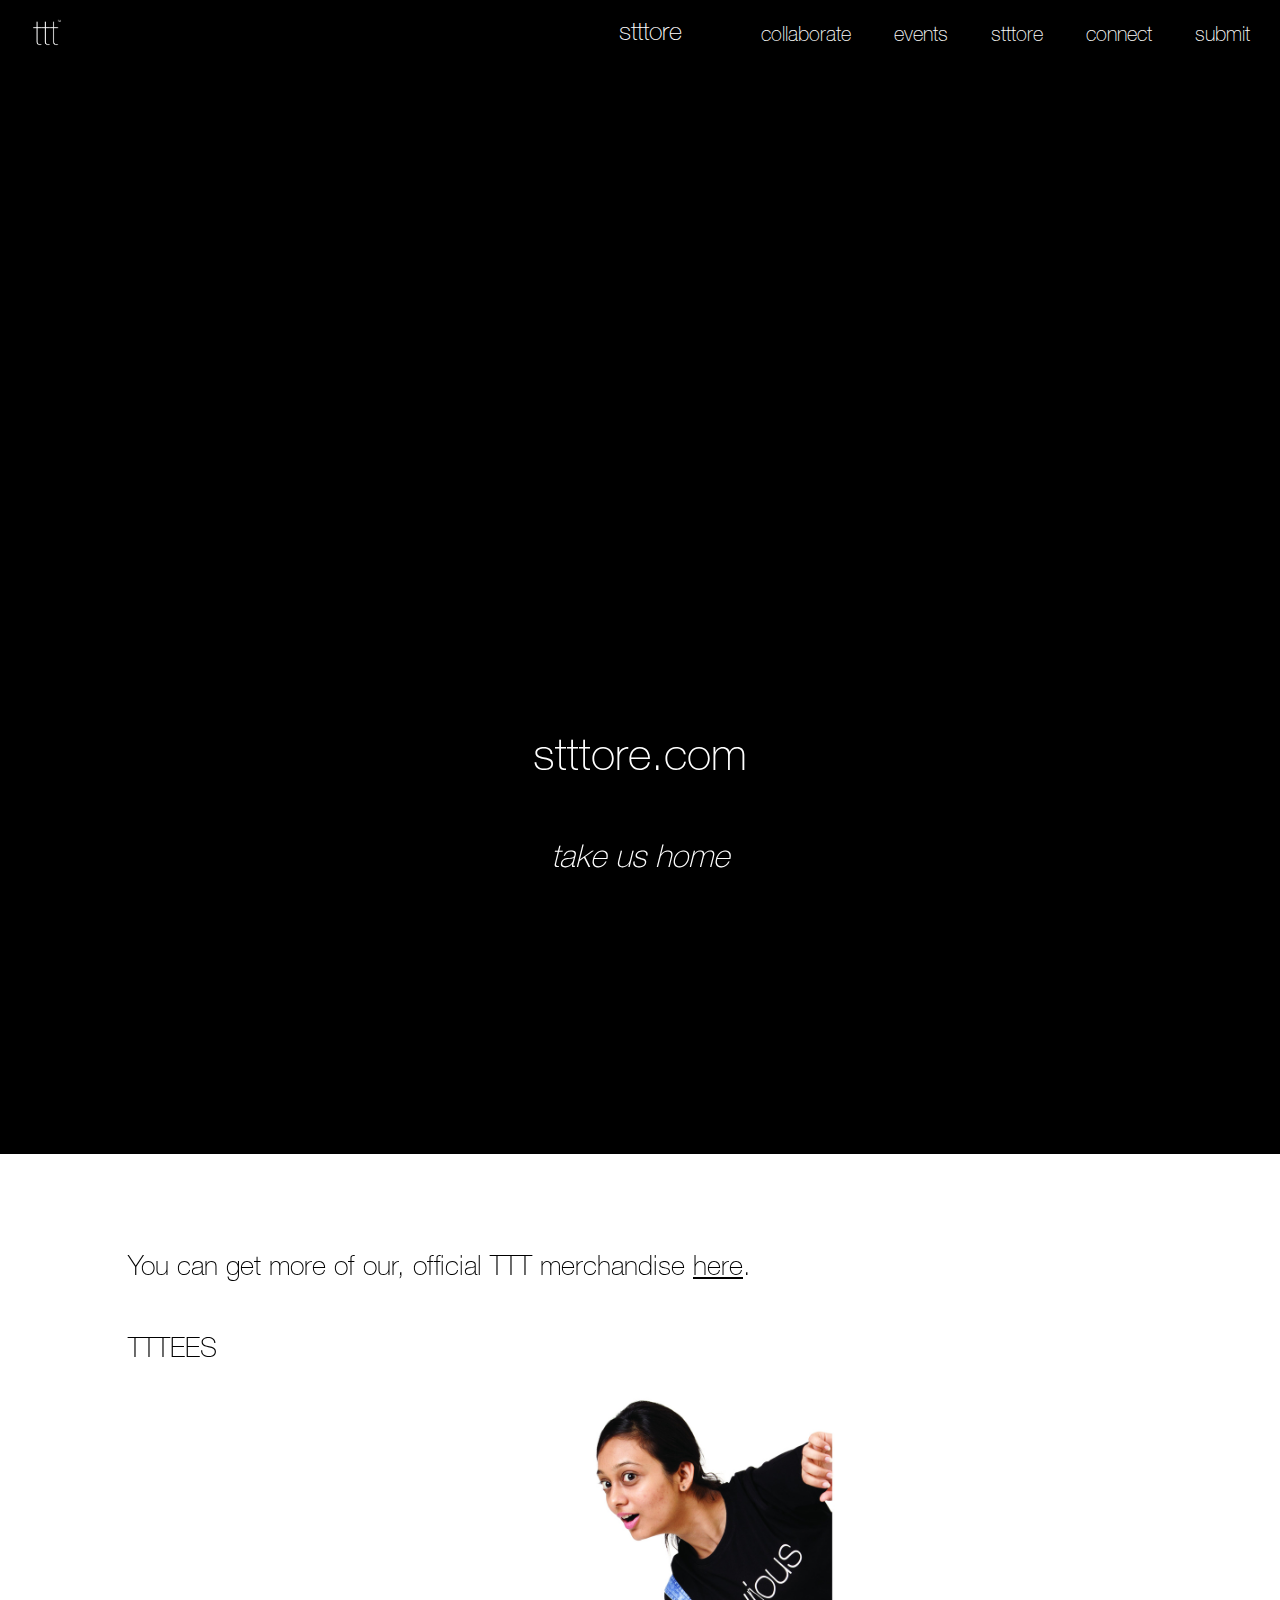
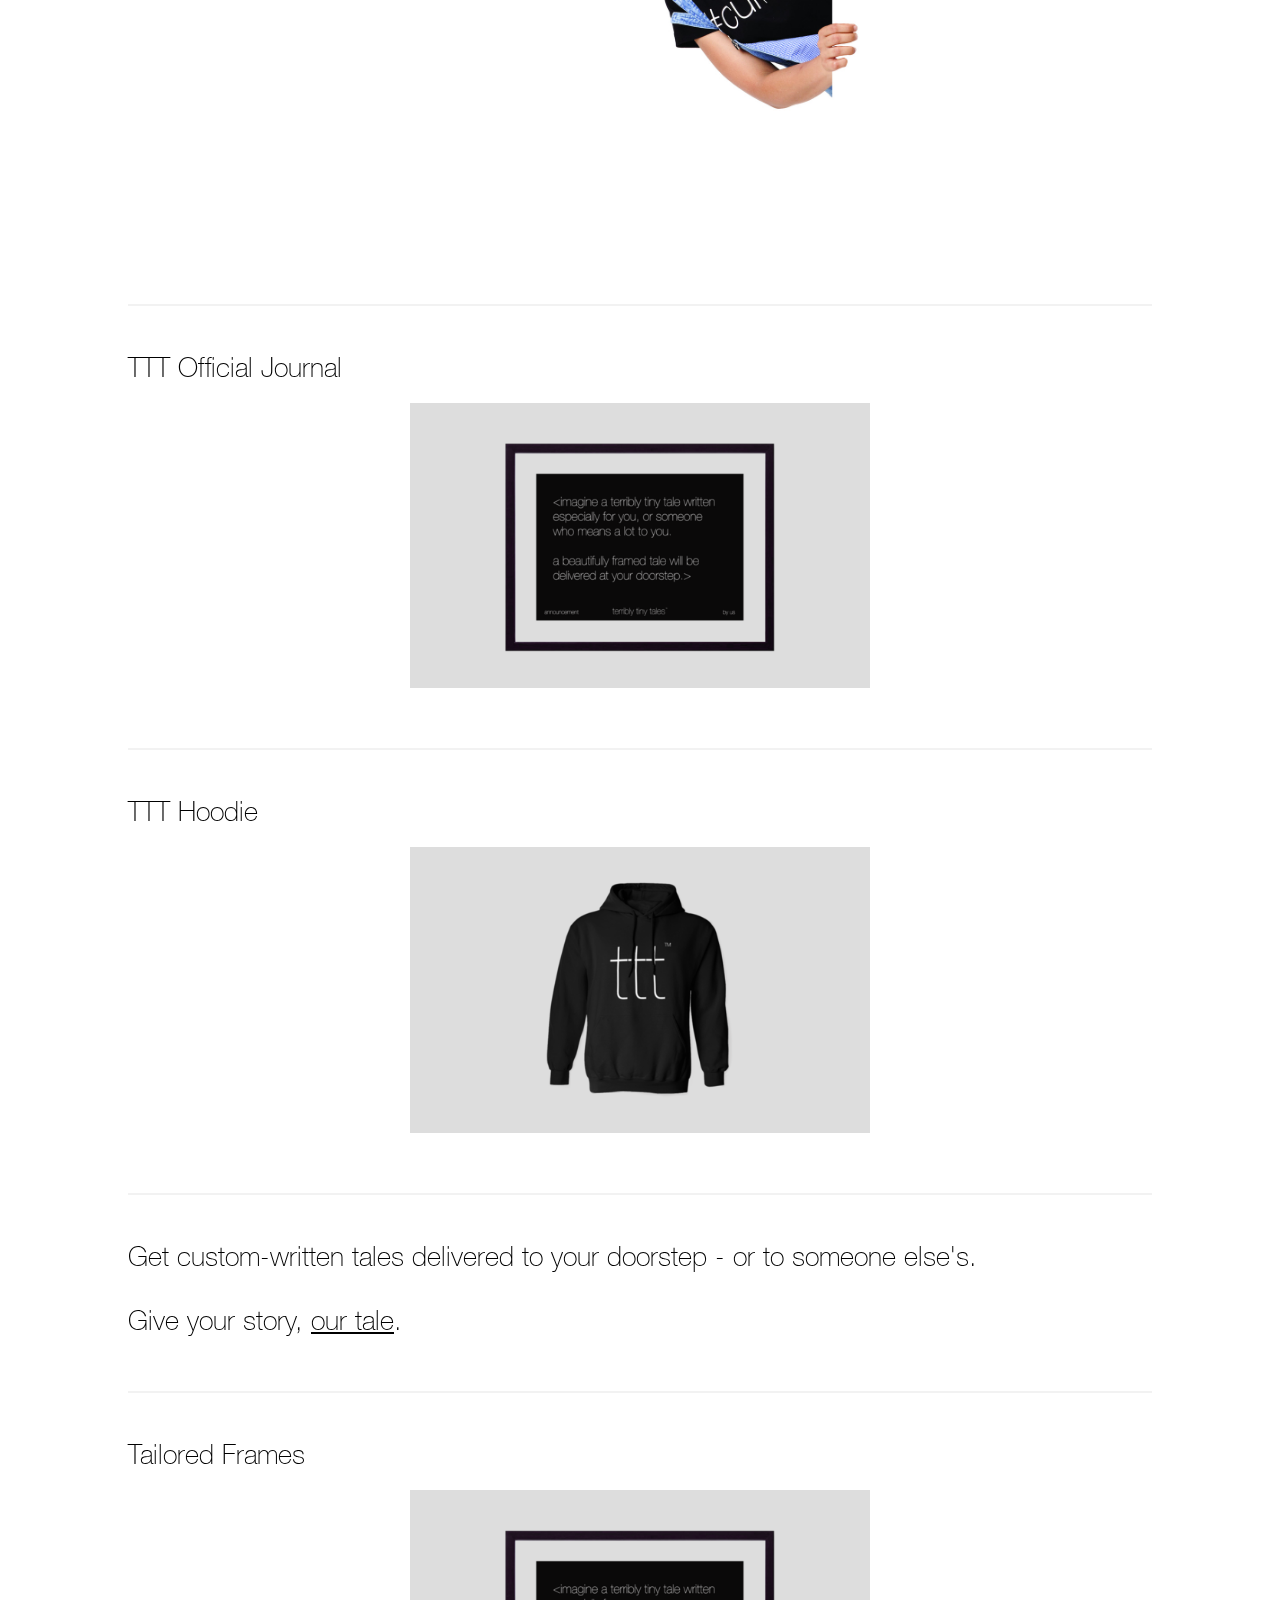
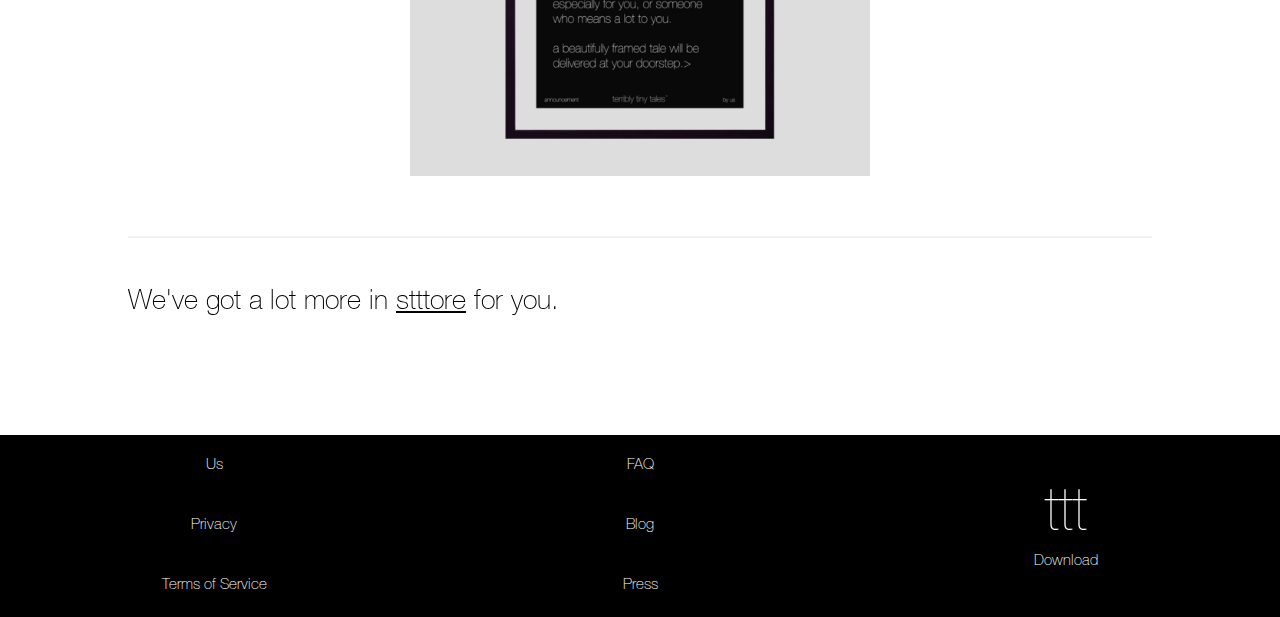
<file: stttore.html>
<html>
<head>
    <meta name="viewport" content="width=device-width, initial-scale=1">
	<link rel="shortcut icon" href="./favico.jpg" type="image/x-icon">
	<link rel="icon" href="./favico.jpg" type="image/x-icon">
	<title>
		terribly tiny tales | stttore
	</title>
	<link rel="stylesheet" href="./css/fullpage.css" />
	<link rel="stylesheet" href="./css/base.css" />
	<style>
		.l-center {
			text-align: center;
			/*float: left;*/
			position: absolute;
			height: 70px;
			width: 100%;
			color: white;
		}
		#logo_header {
			height: 70%;
			margin-top: 15%;

		}
		.talebox {
			width: 60%;
			background-color: black;
			margin: 0 auto;
			color: white;
			padding: 40px;
			box-sizing: border-box;
			margin-top: 80px;
			margin-bottom: 30px;
		}
		.tb_title {
			font-size: 6em;
			display: block;
			margin-bottom: 0px;
		}
		.tb_subtitle {
			font-size: 3em;
			margin-top: -10px;
			display: block;
		}
		/*.sectionheader:not(.no-space) {
		    margin-bottom: 100px;
		}
		.subpara:not(.no-space) {
			margin-top: 100px;
		}*/
		.userform {
			width: 80%;
			margin: 0 auto;
			text-align: center;
			background-color: rgba(255,255,255,0.9);
			padding-top: 20px;
			padding-bottom: 20px;
		}
		input {
			display: block;
			width: 80%;
			margin: 0 auto;
			margin-top: 8px;
			margin-bottom: 8px;
			padding: 10px;
			border: 0px;
			text-align: center;
			font-size: 2em;
			outline-width: 0px;
		}
		input[type="submit"] {
			background-color: black;
			margin-top: 20px;
			border: 0px;
			color: white;
		}
		.sectionheader {
			color: black;
		}
		.black-page.sectionheader {
			color: white;
		}
		.black-page.subpara {
			color: rgba(255,255,255,0.7);
		}
		.sectionheader-left {
			text-align: left;
			margin: 0 auto;
			width: 85%;
		}
		.subpara {
			color: black;
			text-align: left;
			padding-left: 10%;
		}
		.subpara a {
			color: black;
			text-decoration: underline;
		}
		small {
			font-size: 70%;
		}
		.sectionheader a {
			color: black;
			text-decoration: underline;
		}

	</style>
	<link rel="stylesheet" href="./css/media.css" />
</head>

<body>

	<header>
      <div class="header-top clearfix">
        <h4 class="l-left"><a href="index.html"><img src="./img/logo_monogram.jpg" id="logo_header"></a></h4>
        <h4 class="l-center">stttore</h4>
        <a class="l-right toggle-menu mobile_nav" href="#">
          <i></i>
          <i></i>
          <i></i>
        </a>
        <ul class="l-right desktop_nav" id="desktop_menu">
			<li class="anim">
        		collaborate
        	</li>
        	<li class="anim">
        		events
        	</li>
        	<li class="anim">
        		stttore
        	</li>
        	<li class="anim">
        		connect
        	</li>
        	<li class="anim">
        		submit
        	</li>
        </ul>
      </div>

      <nav class="hide" style="background-color: black;">
        <ul id="menu">
        	<a href="collaborate.html">
        		<li class="anim">
        		<i>collaborate</i>
	        	</li>
	        </a>
        	<a href="events.html">
	        	<li class="anim">
	        		events
	        	</li>
	        </a>
        	<a href="stttore.html">
	        	<li class="anim">
	        		stttore
	        	</li>
	        </a>
        	<a href="us.html">
	        	<li class="anim">
	        		us
	        	</li>
	        </a>
        	<a href="submit.html">
	        	<li class="anim bottom-rule">
	        		submit
	        	</li>
	        </a>
        	<a href="tos.html">
	        	<li class="anim">
	        		t&amp;c
	        	</li>
	        </a>
        	<a href="faqs.html">
	        	<li class="anim">
	        		faqs
	        	</li>
	        </a>
        	<a href="privacy.html">
	        	<li class="anim bottom-rule">
	        		policy
	        	</li>
	        </a>

        	<li class="anim no-hover">
        		<table class="social_list_menu" width="100%">
		        	<tr>
		        		<td width="20%">
				        	<img class="social_logo_menu" src="./img/social/facebook-white.png" />
				        </td>
				        <td width="20%">
				        	<img class="social_logo_menu" src="./img/social/instagram-white.png" />
				        </td>
				        <td width="20%">
				        	<img class="social_logo_menu" src="./img/social/twitter-white.png" />
				        </td>
				        <td width="20%">
							<img class="social_logo_menu" src="./img/social/youtube-white.png" />
				        </td>
				        <td width="20%">
				        	<img class="social_logo_menu" src="./img/social/stttore-white.png" />
				        </td>
				    </tr>
				</table>
        	</li>

		</ul>
      </nav>
    </header>




<div id="fullPage" class="noplugin nospace">
		<div class="landing-content">
			    <h1 class="sectionheader">stttore.com<br /><br /><small><i>take us home</i></small></h1>
		</div>
    	<div id="page-content">
		    <h2>You can get more of our, official TTT merchandise <a href="http://stttore.com">here</a>.</h2>

		    <h2>TTTEES</h2>
		    <img src="./img/stttore/curious.jpg" class="sectionimage" />

		    <hr />

			<h2>TTT Official Journal</h2>
		    <img src="./img/stttore/frame.png" class="sectionimage" />

		    <hr />

		    <h2>TTT Hoodie</h2>
		    <img src="./img/stttore/hoodie.png" class="sectionimage" />

		    <hr />

		    <h2>Get custom-written tales delivered to your doorstep - or to someone else's.
				<br /><br />Give your story, <a href="#">our tale</a>.</h2>

		    <hr />

		    <h2>Tailored Frames</h2>
		    <img src="./img/stttore/frame.png" class="sectionimage" />

		    <hr />

		    <h2>We've got a lot more in <a href="http://stttore.com/">stttore</a> for you.</h2>


		    

    	</div>

    	<table class="footer">
    		<tr>
    			<td width="30%" class="anim">
    				<a href="us.html">Us</a>
    			</td>
    			<td width="33%" class="anim">
    				<a href="faqs.html">FAQ</a>
    			</td>
    			<td width="33%" rowspan="3" class="anim">
    				<span style="font-size: 4em; font-family: neue;">ttt</span>
    				<br /><a href="mediakit.html">Download</a>
    			</td>
    		</tr>
    		<tr>
    			<td width="33%" class="anim">
    				<a href="privacy.html">Privacy</a>
    			</td>
    			<td width="33%" class="anim">
    				Blog
    			</td>
    		</tr>
    		<tr>
    			<td width="33%" class="anim">
    				<a href="tos.html">Terms of Service</a>
    			</td>	
    			<td width="33%" class="anim">
    				<a href="press.html">Press</a>
    			</td>
    		</tr>
    	</table>
    </div>

	</div>


</body>
<script src="./js/jquery.js"></script>
<script src="./js/fullpage.js"></script>
<script>
	$(document).ready(function() {
		var windowWidth = $(document).width();

		if (windowWidth < 767) {
			$('.brand_logos').css("width", "100%");
			$('.brands_list').css("width", "80%");
		}

		var $header_top = $('.header-top');
		var $nav = $('nav');

  		$nav.click(function() {
		    $header_top.toggleClass('open-menu');
  		});

  		$('#menu').click(function(e) {
  			e.stopPropagation();
  		});


		$('#leftarrow').click(function() {
			$.fn.fullpage.moveSlideLeft();
		});

		$('#rightarrow').click(function() {
			$.fn.fullpage.moveSlideRight();
		});


		$header_top.find('a').on('click', function() {
			$(this).parent().toggleClass('open-menu');
		});






		$('#fullPage').fullpage({
		    sectionSelector: '.vertical-scrolling',
		    slideSelector: '.horizontal-scrolling',
		    controlArrows: false, 
		    scrollBar: true, 
		    slidesNavigation: false,
		    autoScrolling: true,
		    sectionsColor: ['black', 'white'],

		    afterLoad: function(anchorLink, index) {
		      window.lastSlideLoaded = index;
		      $header_top.css('background', 'rgba(0,0,0, 1)');
		      $nav.css('background', 'rgba(0,0,0,0.9)');
		      	$header_top.fadeIn();
		    },

		    onLeave: function(index, nextIndex, direction) {
		    },

		    afterSlideLoad: function( anchorLink, index, slideAnchor, slideIndex){
	            var loadedSlide = $(this);
	        }

		});
		$.fn.fullpage.reBuild();
		$.fn.fullpage.destroy();
});
	</script>
</html>
</file>
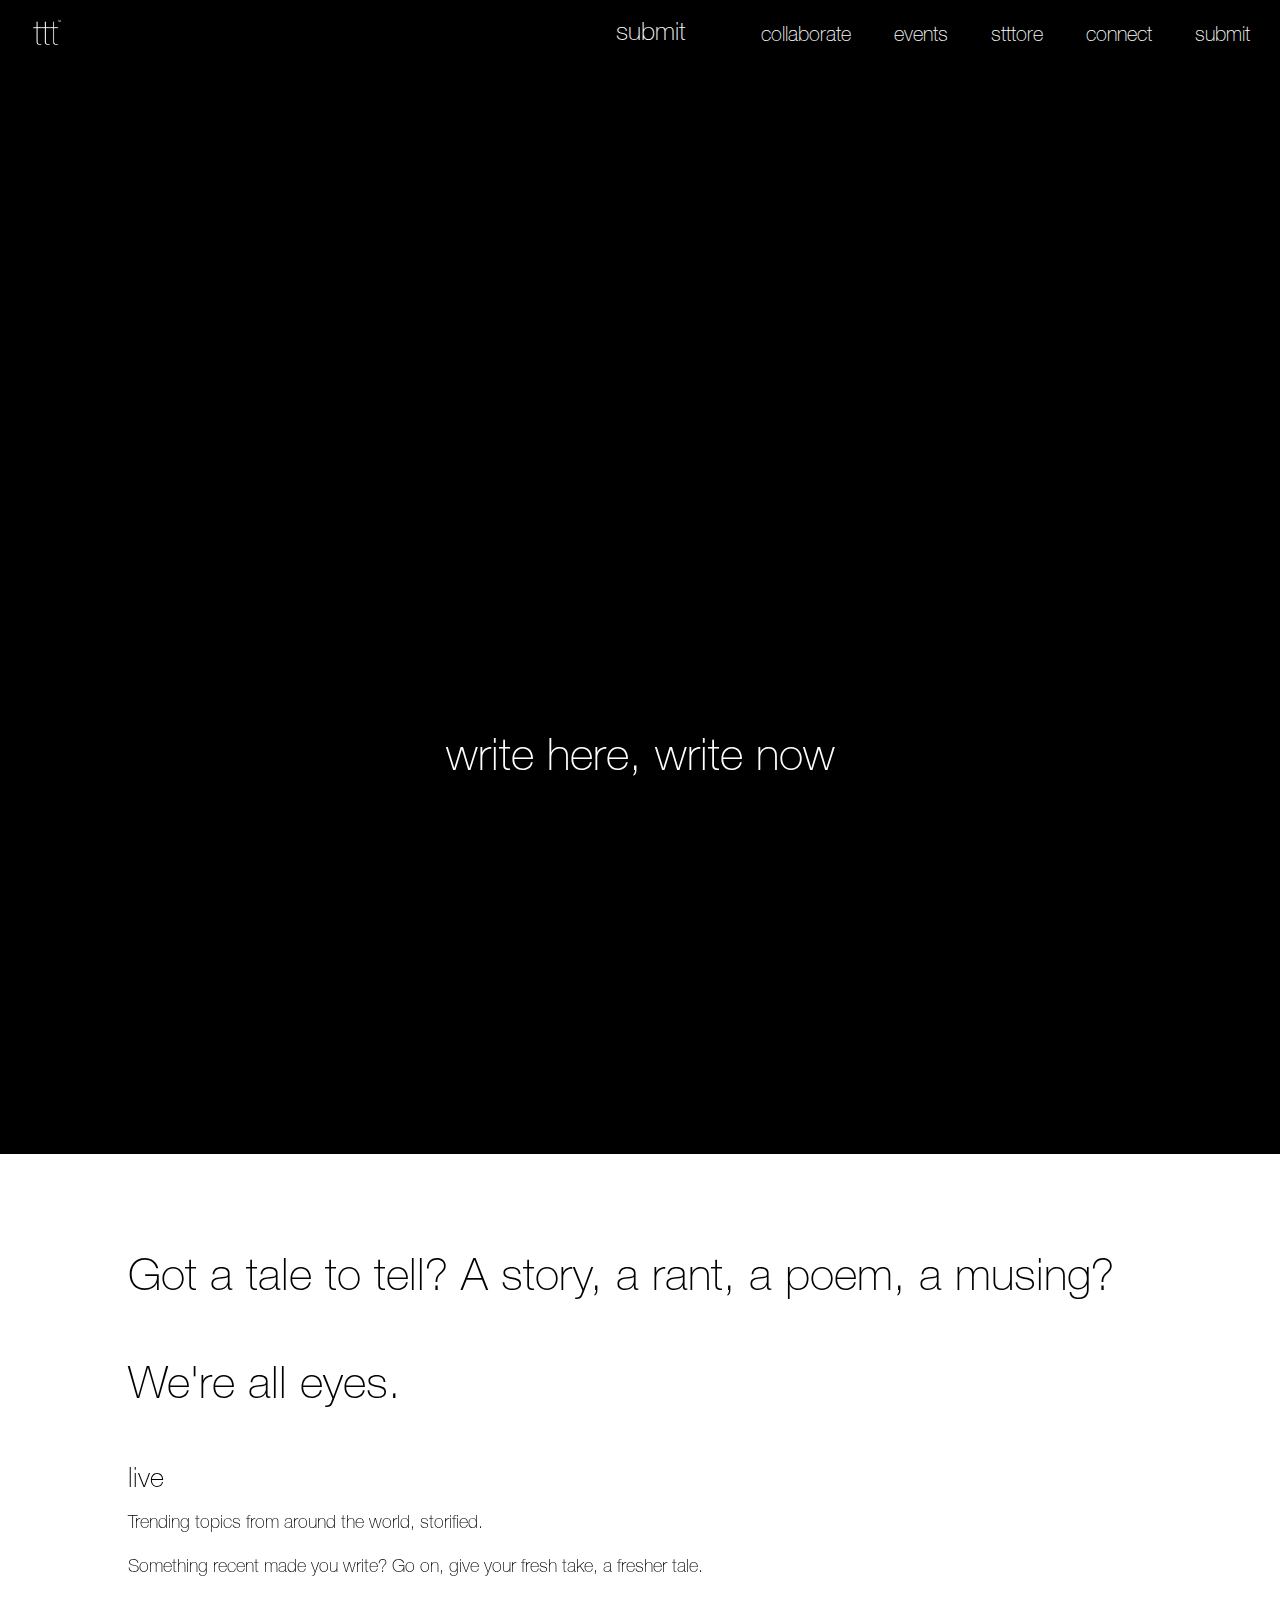
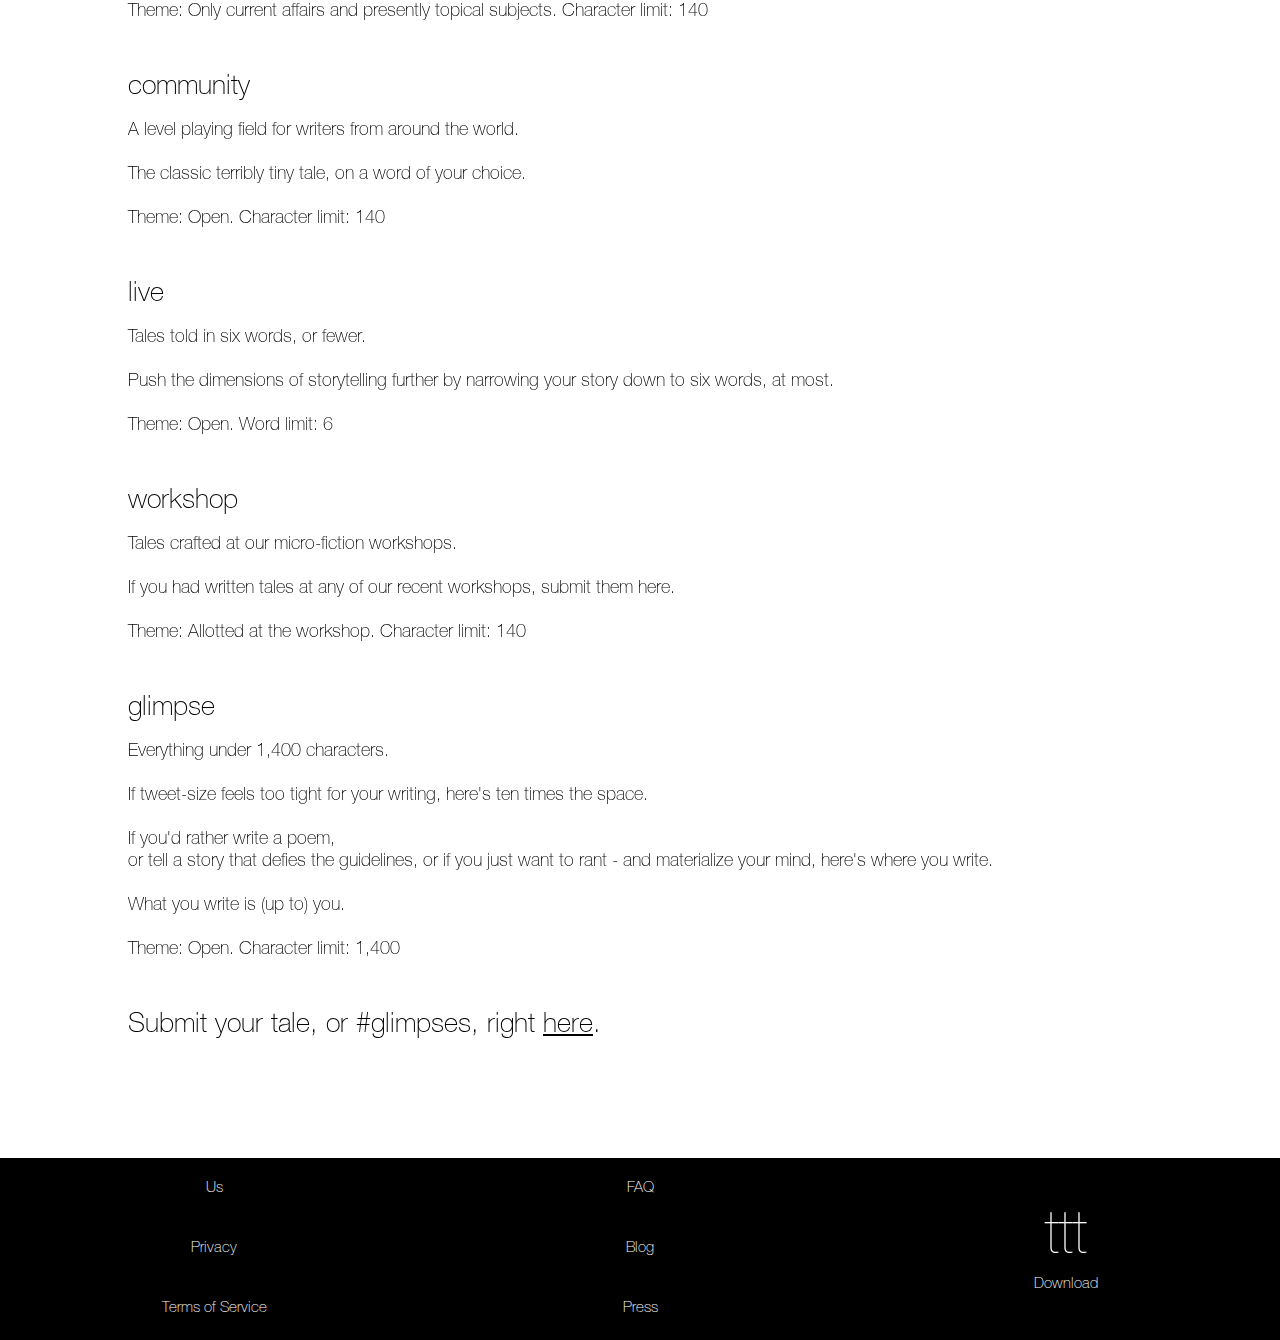
<file: submit.html>
<html>
<head>
    <meta name="viewport" content="width=device-width, initial-scale=1">
	<link rel="shortcut icon" href="./favico.jpg" type="image/x-icon">
	<link rel="icon" href="./favico.jpg" type="image/x-icon">
	<title>
		terribly tiny tales | submit
	</title>
	<link rel="stylesheet" href="./css/fullpage.css" />
	<link rel="stylesheet" href="./css/base.css" />
	<style>
		.l-center {
			text-align: center;
			/*float: left;*/
			position: absolute;
			height: 70px;
			width: 100%;
			color: white;
		}
		#logo_header {
			height: 70%;
			margin-top: 15%;

		}
		.talebox {
			width: 60%;
			background-color: black;
			margin: 0 auto;
			color: white;
			padding: 40px;
			box-sizing: border-box;
			margin-top: 80px;
			margin-bottom: 30px;
		}
		.tb_title {
			font-size: 6em;
			display: block;
			margin-bottom: 0px;
		}
		.tb_subtitle {
			font-size: 3em;
			margin-top: -10px;
			display: block;
		}
		.sectionheader:not(.no-space) {
		    margin-bottom: 100px;
		}
		.subpara:not(.no-space) {
			margin-top: 100px;
		}
		.userform {
			width: 80%;
			margin: 0 auto;
			text-align: center;
			background-color: rgba(255,255,255,0.9);
			padding-top: 20px;
			padding-bottom: 20px;
		}
		input {
			display: block;
			width: 80%;
			margin: 0 auto;
			margin-top: 8px;
			margin-bottom: 8px;
			padding: 10px;
			border: 0px;
			text-align: center;
			font-size: 2em;
			outline-width: 0px;
		}
		input[type="submit"] {
			background-color: black;
			margin-top: 20px;
			border: 0px;
			color: white;
		}
		.sectionheader {
			color: black;
		}
		.black-page.sectionheader {
			color: white;
		}
		.black-page.subpara {
			color: rgba(255,255,255,0.7);
		}
		.sectionheader-left {
			text-align: left;
			margin: 0 auto;
			width: 85%;
		}
		.subpara {
			color: black;
			text-align: left;
			padding-left: 10%;
		}
		.subpara a {
			color: black;
			text-decoration: underline;
		}
		
	</style>
	<link rel="stylesheet" href="./css/media.css" />
</head>

<body>

	<header>
      <div class="header-top clearfix">
        <h4 class="l-left"><a href="index.html"><img src="./img/logo_monogram.jpg" id="logo_header"></a></h4>
        <h4 class="l-center">submit</h4>
        <a class="l-right toggle-menu mobile_nav" href="#">
          <i></i>
          <i></i>
          <i></i>
        </a>
        <ul class="l-right desktop_nav" id="desktop_menu">
			<li class="anim">
        		collaborate
        	</li>
        	<li class="anim">
        		events
        	</li>
        	<li class="anim">
        		stttore
        	</li>
        	<li class="anim">
        		connect
        	</li>
        	<li class="anim">
        		submit
        	</li>
        </ul>
      </div>

      <nav class="hide" style="background-color: black;">
        <ul id="menu">
        	<a href="collaborate.html">
        		<li class="anim">
        		<i>collaborate</i>
	        	</li>
	        </a>
        	<a href="events.html">
	        	<li class="anim">
	        		events
	        	</li>
	        </a>
        	<a href="stttore.html">
	        	<li class="anim">
	        		stttore
	        	</li>
	        </a>
        	<a href="us.html">
	        	<li class="anim">
	        		us
	        	</li>
	        </a>
        	<a href="submit.html">
	        	<li class="anim bottom-rule">
	        		submit
	        	</li>
	        </a>
        	<a href="tos.html">
	        	<li class="anim">
	        		t&amp;c
	        	</li>
	        </a>
        	<a href="faqs.html">
	        	<li class="anim">
	        		faqs
	        	</li>
	        </a>
        	<a href="privacy.html">
	        	<li class="anim bottom-rule">
	        		policy
	        	</li>
	        </a>

        	<li class="anim no-hover">
        		<table class="social_list_menu" width="100%">
		        	<tr>
		        		<td width="20%">
				        	<img class="social_logo_menu" src="./img/social/facebook-white.png" />
				        </td>
				        <td width="20%">
				        	<img class="social_logo_menu" src="./img/social/instagram-white.png" />
				        </td>
				        <td width="20%">
				        	<img class="social_logo_menu" src="./img/social/twitter-white.png" />
				        </td>
				        <td width="20%">
							<img class="social_logo_menu" src="./img/social/youtube-white.png" />
				        </td>
				        <td width="20%">
				        	<img class="social_logo_menu" src="./img/social/stttore-white.png" />
				        </td>
				    </tr>
				</table>
        	</li>

		</ul>
      </nav>
    </header>




	<div id="fullPage" class="noplugin nospace">
		<div class="landing-content">
			    <h1 class="sectionheader">write here, write now</h1>
		</div>
    	<div id="page-content">
		    <h1>Got a tale to tell? A story, a rant, a poem, a musing? <br /><br />We're all eyes.</h1>

		    <h2>live</h2>
		    <p>Trending topics from around the world, storified.<br /><br />
				Something recent made you write? Go on, give your fresh take,
				a fresher tale.<br /><br />
				Theme: Only current affairs and presently topical subjects. Character limit: 140
			</p>

			<h2>community</h2>
		    <p>A level playing field for writers from around the world.<br /><br />
				The classic terribly tiny tale, on a word of your choice.<br /><br />
				Theme: Open. Character limit: 140
			</p>

			<h2>live</h2>
		    <p>Tales told in six words, or fewer.<br /><br />
				Push the dimensions of storytelling further by narrowing your story down to six words, at most.<br /><br />
				Theme: Open. Word limit: 6
			</p>

			<h2>workshop</h2>
		    <p>Tales crafted at our micro-fiction workshops.<br /><br />
				If you had written tales at any of our recent workshops, submit them here.<br /><br />
				Theme: Allotted at the workshop. Character limit: 140
			</p>

			<h2>glimpse</h2>
		    <p>Everything under 1,400 characters.<br /><br />
				If tweet-size feels too tight for your writing, here's ten times the space.<br /><br />
				If you'd rather write a poem,<br />
				or tell a story that defies the guidelines, or if you just want to rant - and materialize your mind,
				here's where you write.<br /><br />
				What you write is (up to) you.<br /><br />
				Theme: Open. Character limit: 1,400
			</p>


		    <h2>Submit your tale, or #glimpses, right <a href="#">here</a>.</h2>
		</div>
    	<table class="footer">
    		<tr>
    			<td width="30%" class="anim">
    				<a href="us.html">Us</a>
    			</td>
    			<td width="33%" class="anim">
    				<a href="faqs.html">FAQ</a>
    			</td>
    			<td width="33%" rowspan="3" class="anim">
    				<span style="font-size: 4em; font-family: neue;">ttt</span>
    				<br /><a href="mediakit.html">Download</a>
    			</td>
    		</tr>
    		<tr>
    			<td width="33%" class="anim">
    				<a href="privacy.html">Privacy</a>
    			</td>
    			<td width="33%" class="anim">
    				Blog
    			</td>
    		</tr>
    		<tr>
    			<td width="33%" class="anim">
    				<a href="tos.html">Terms of Service</a>
    			</td>	
    			<td width="33%" class="anim">
    				<a href="press.html">Press</a>
    			</td>
    		</tr>
    	</table>
	</div>


</body>
<script src="./js/jquery.js"></script>
<script src="./js/fullpage.js"></script>
<script>
	$(document).ready(function() {
		var windowWidth = $(document).width();

		if (windowWidth < 767) {
			$('.brand_logos').css("width", "100%");
			$('.brands_list').css("width", "80%");
		}

		var $header_top = $('.header-top');
		var $nav = $('nav');

  		$nav.click(function() {
		    $header_top.toggleClass('open-menu');
  		});

  		$('#menu').click(function(e) {
  			e.stopPropagation();
  		});


		$('#leftarrow').click(function() {
			$.fn.fullpage.moveSlideLeft();
		});

		$('#rightarrow').click(function() {
			$.fn.fullpage.moveSlideRight();
		});


		$header_top.find('a').on('click', function() {
			$(this).parent().toggleClass('open-menu');
		});






		$('#fullPage').fullpage({
		    sectionSelector: '.vertical-scrolling',
		    slideSelector: '.horizontal-scrolling',
		    controlArrows: false, 
		    scrollBar: true, 
		    slidesNavigation: false,
		    autoScrolling: true,
		    sectionsColor: ['black', 'white', 'black'],

		    afterLoad: function(anchorLink, index) {
		      window.lastSlideLoaded = index;
		      $header_top.css('background', 'rgba(0,0,0, 1)');
		      $nav.css('background', 'rgba(0,0,0,0.9)');
		      	$header_top.fadeIn();
		    },

		    onLeave: function(index, nextIndex, direction) {
		    },

		    afterSlideLoad: function( anchorLink, index, slideAnchor, slideIndex){
	            var loadedSlide = $(this);
	        }

		});
		$.fn.fullpage.reBuild();
		$.fn.fullpage.destroy();
});
	</script>
</html>
</file>
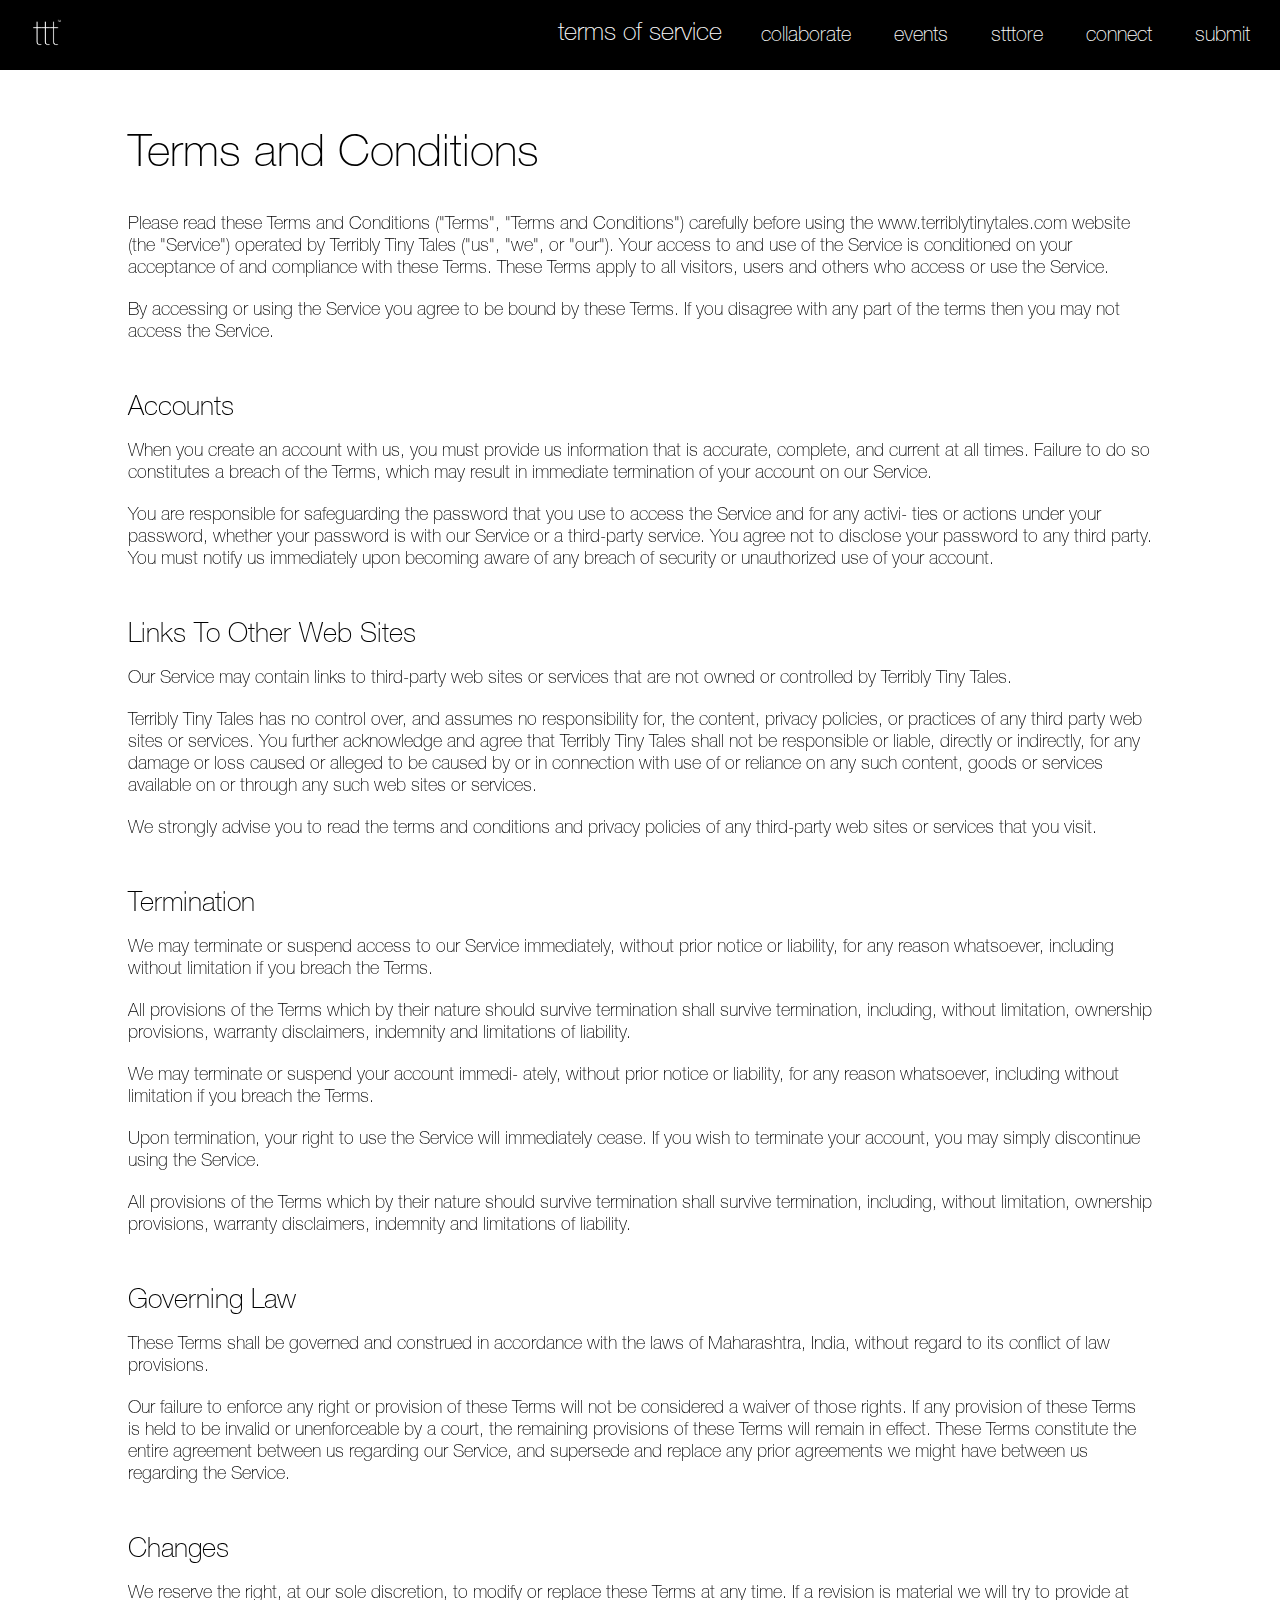
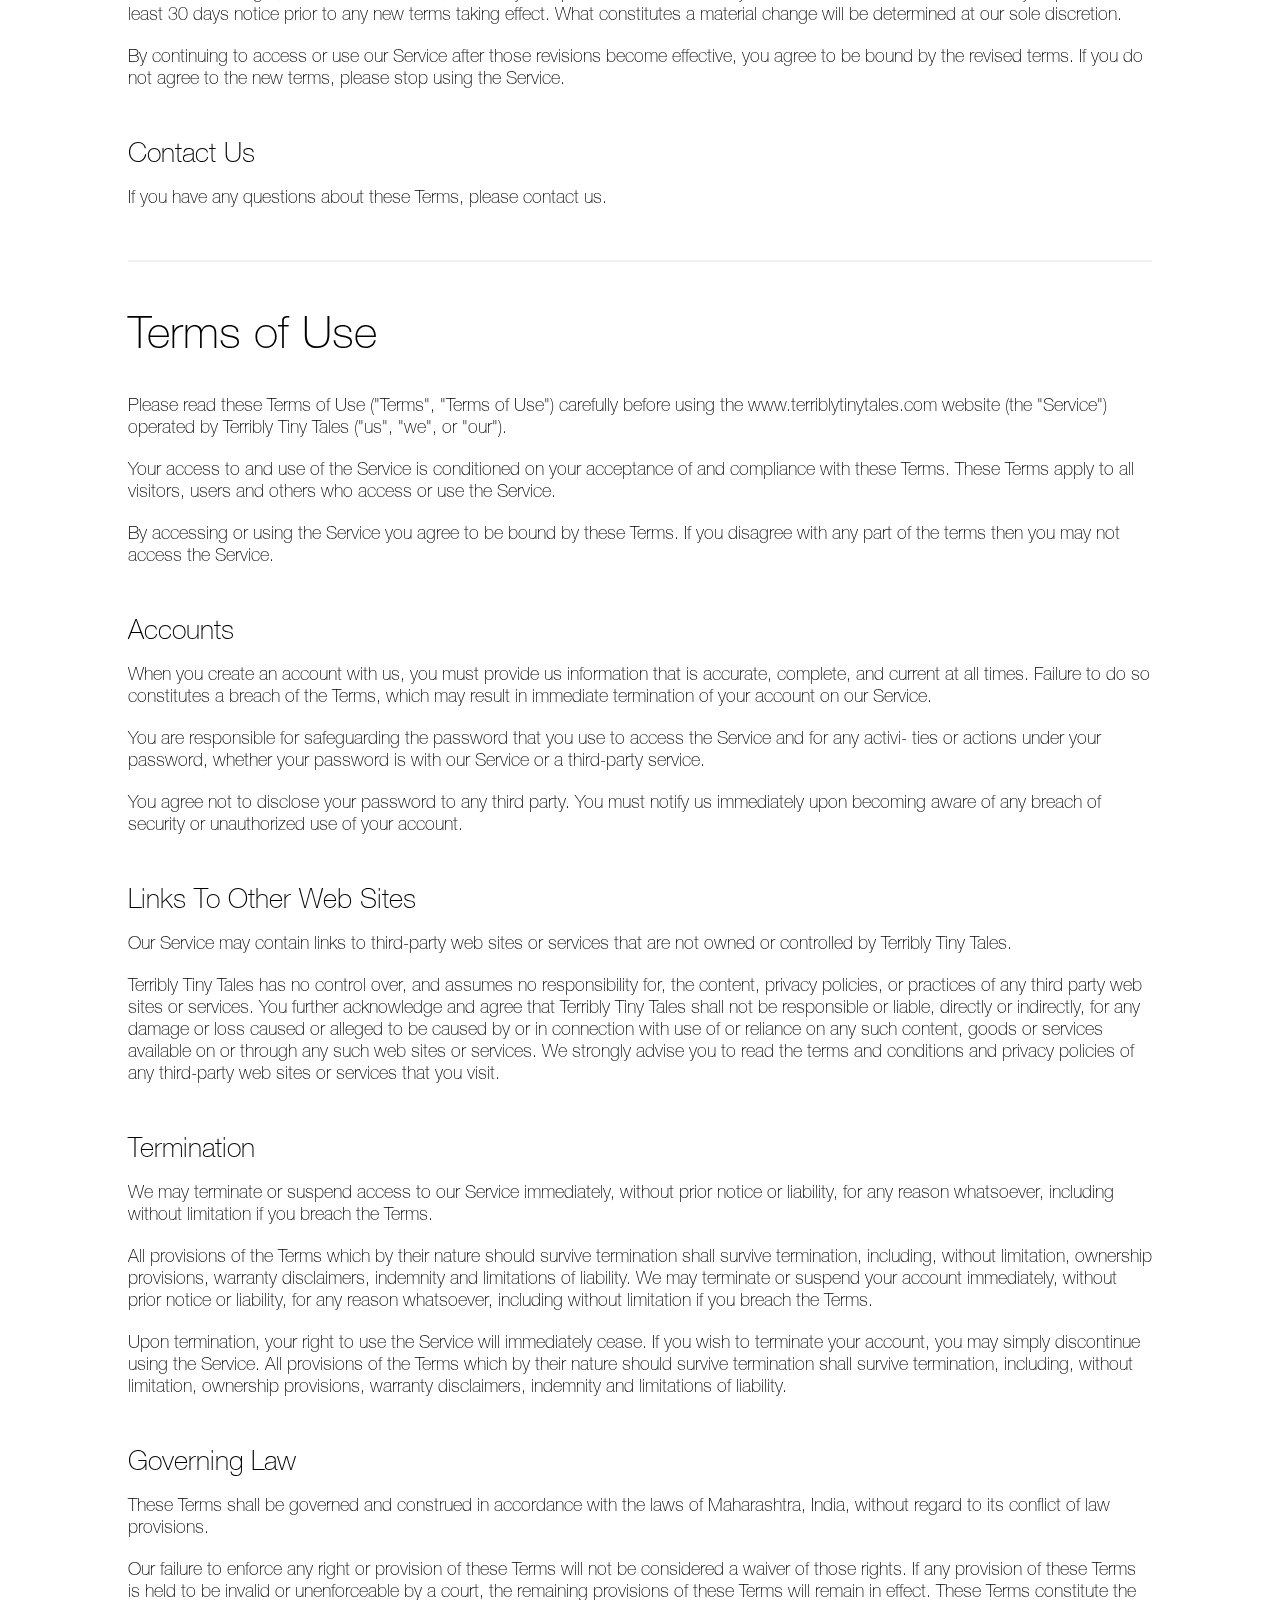
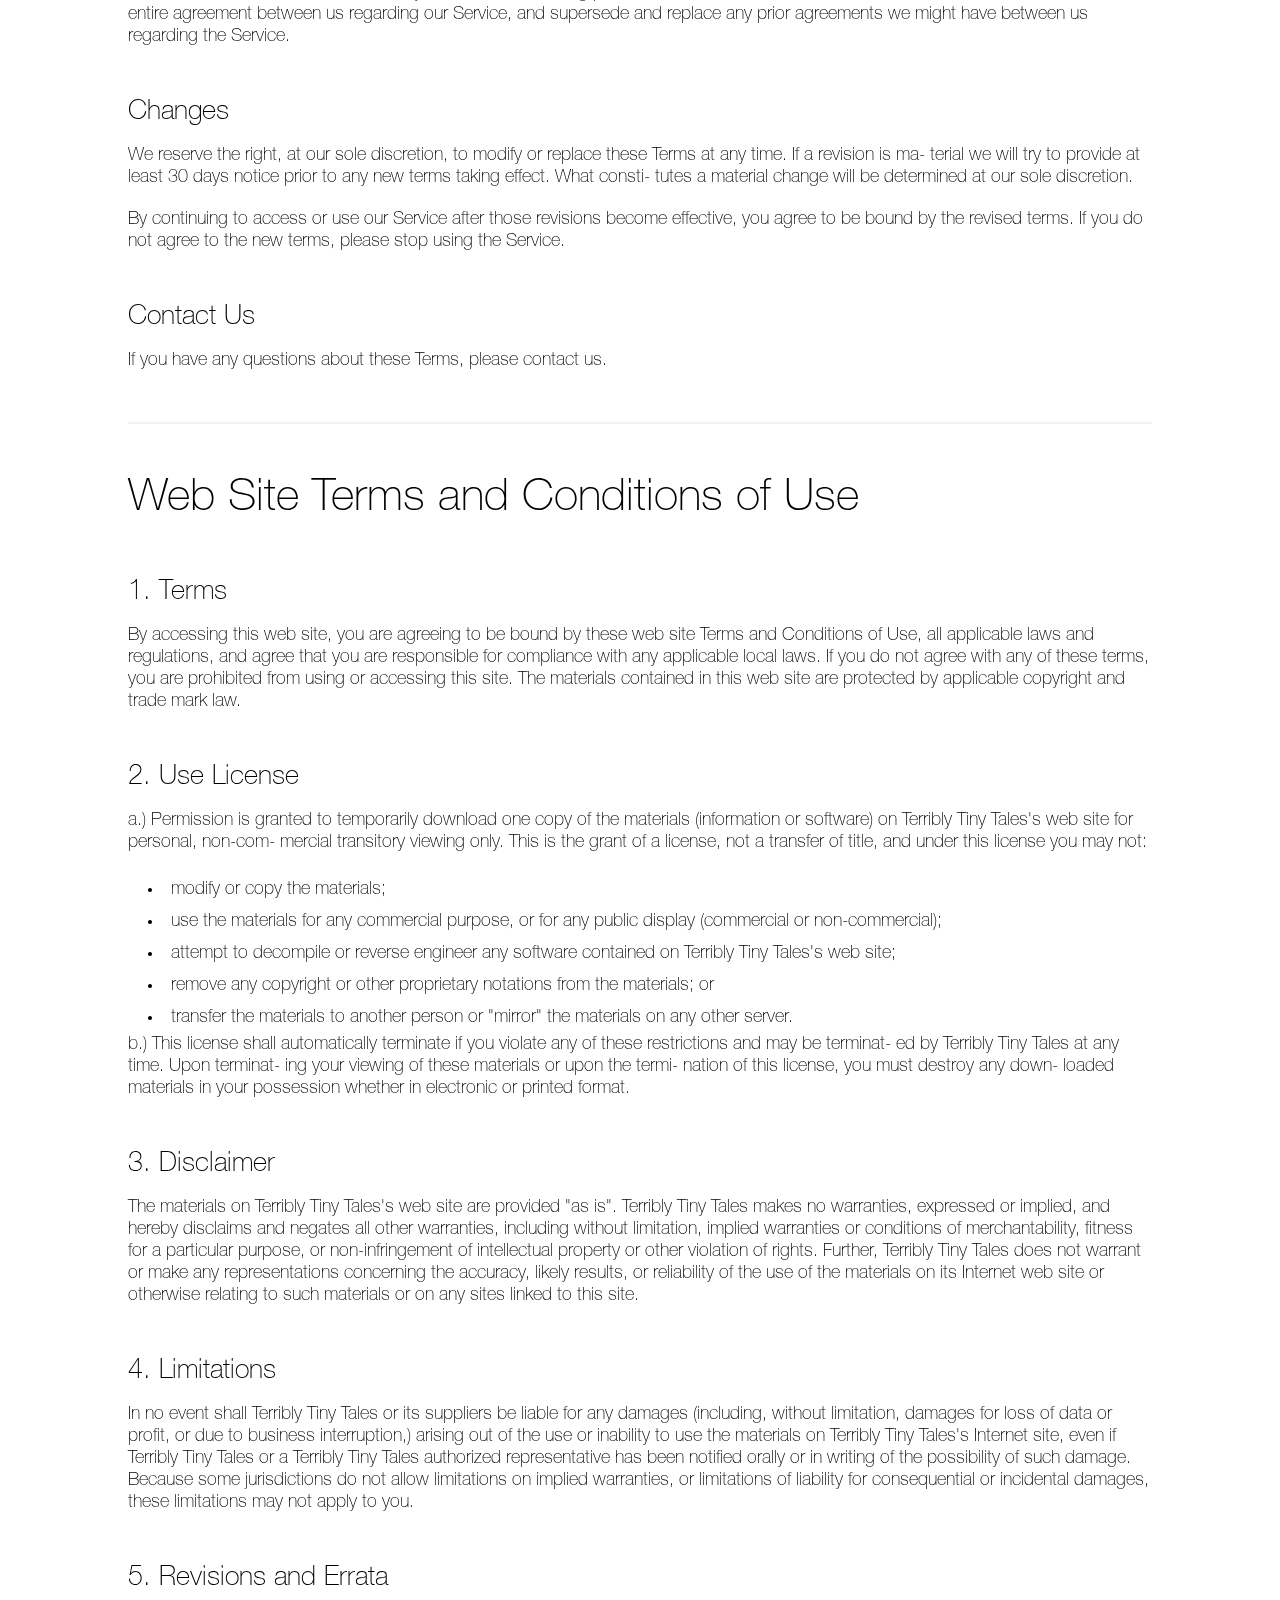
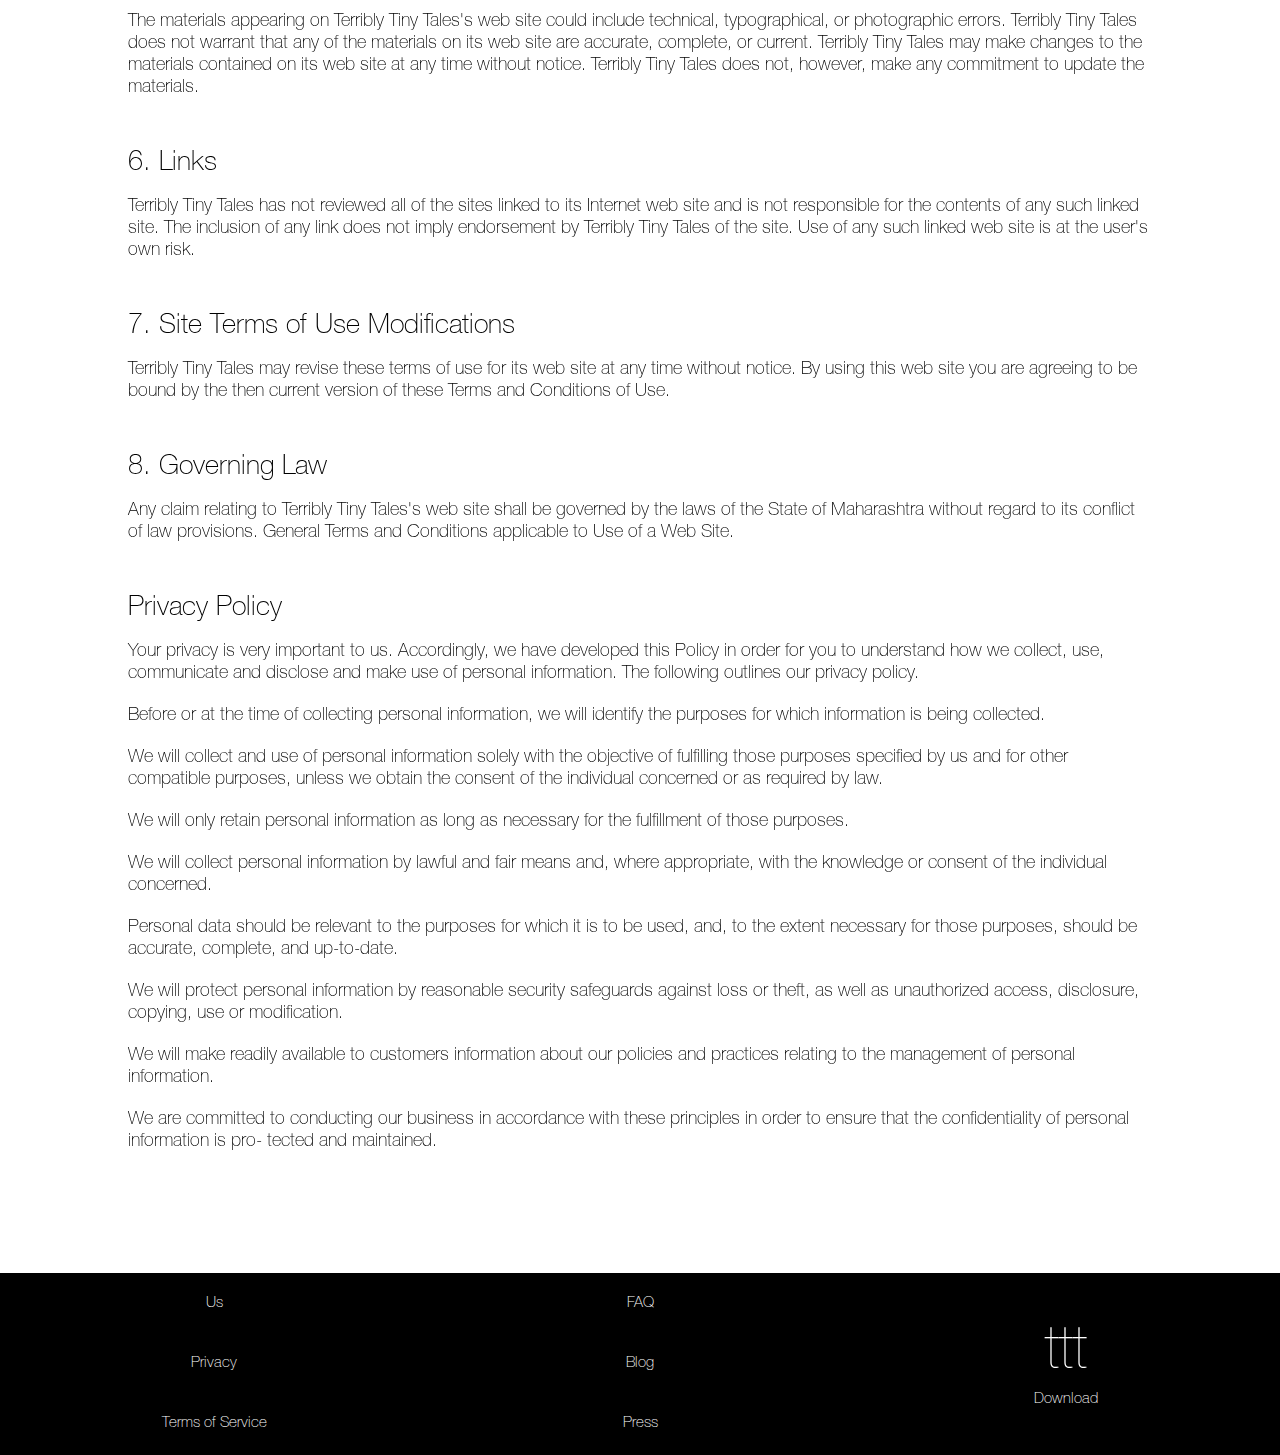
<file: tos.html>
<html>
<head>
    <meta name="viewport" content="width=device-width, initial-scale=1">
	<link rel="shortcut icon" href="./favico.jpg" type="image/x-icon">
	<link rel="icon" href="./favico.jpg" type="image/x-icon">
	<title>
		terribly tiny tales | terms of service
	</title>
	<link rel="stylesheet" href="./css/fullpage.css" />
	<link rel="stylesheet" href="./css/base.css" />
	<style>
		.l-center {
			text-align: center;
			/*float: left;*/
			position: absolute;
			height: 70px;
			width: 80%;
			left: 10%;
			color: white;
		}
		#logo_header {
			height: 70%;
			margin-top: 15%;

		}
		.talebox {
			width: 60%;
			background-color: black;
			margin: 0 auto;
			color: white;
			padding: 40px;
			box-sizing: border-box;
			margin-top: 80px;
			margin-bottom: 30px;
		}
		.tb_title {
			font-size: 6em;
			display: block;
			margin-bottom: 0px;
		}
		.tb_subtitle {
			font-size: 3em;
			margin-top: -10px;
			display: block;
		}
		/*.sectionheader:not(.no-space) {
		    margin-bottom: 100px;
		}
		.subpara:not(.no-space) {
			margin-top: 100px;
		}*/
		.userform {
			width: 80%;
			margin: 0 auto;
			text-align: center;
			background-color: rgba(255,255,255,0.9);
			padding-top: 20px;
			padding-bottom: 20px;
		}
		input {
			display: block;
			width: 80%;
			margin: 0 auto;
			margin-top: 8px;
			margin-bottom: 8px;
			padding: 10px;
			border: 0px;
			text-align: center;
			font-size: 2em;
			outline-width: 0px;
		}
		input[type="submit"] {
			background-color: black;
			margin-top: 20px;
			border: 0px;
			color: white;
		}
		.sectionheader {
			color: black;
		}
		.black-page.sectionheader {
			color: white;
		}
		.black-page.subpara {
			color: rgba(255,255,255,0.7);
		}
		.sectionheader-left {
			text-align: left;
			margin: 0 auto;
			width: 85%;
		}
		.subpara {
			color: black;
			text-align: left;
			padding-left: 10%;
		}
		.subpara a {
			color: black;
			text-decoration: underline;
		}
		small {
			font-size: 70%;
		}
		.sectionheader a {
			color: black;
			text-decoration: underline;
		}
	</style>
	<link rel="stylesheet" href="./css/media.css" />
</head>

<body>

	<header>
      <div class="header-top clearfix">
        <h4 class="l-left"><a href="index.html"><img src="./img/logo_monogram.jpg" id="logo_header"></a></h4>
        <h4 class="l-center">terms of service</h4>
        <a class="l-right toggle-menu mobile_nav" href="#">
          <i></i>
          <i></i>
          <i></i>
        </a>
        <ul class="l-right desktop_nav" id="desktop_menu">
			<li class="anim">
        		collaborate
        	</li>
        	<li class="anim">
        		events
        	</li>
        	<li class="anim">
        		stttore
        	</li>
        	<li class="anim">
        		connect
        	</li>
        	<li class="anim">
        		submit
        	</li>
        </ul>
      </div>

      <nav class="hide" style="background-color: black;">
        <ul id="menu">
        	<a href="collaborate.html">
        		<li class="anim">
        		<i>collaborate</i>
	        	</li>
	        </a>
        	<a href="events.html">
	        	<li class="anim">
	        		events
	        	</li>
	        </a>
        	<a href="stttore.html">
	        	<li class="anim">
	        		stttore
	        	</li>
	        </a>
        	<a href="us.html">
	        	<li class="anim">
	        		us
	        	</li>
	        </a>
        	<a href="submit.html">
	        	<li class="anim bottom-rule">
	        		submit
	        	</li>
	        </a>
        	<a href="tos.html">
	        	<li class="anim">
	        		t&amp;c
	        	</li>
	        </a>
        	<a href="faqs.html">
	        	<li class="anim">
	        		faqs
	        	</li>
	        </a>
        	<a href="privacy.html">
	        	<li class="anim bottom-rule">
	        		policy
	        	</li>
	        </a>

        	<li class="anim no-hover">
        		<table class="social_list_menu" width="100%">
		        	<tr>
		        		<td width="20%">
				        	<img class="social_logo_menu" src="./img/social/facebook-white.png" />
				        </td>
				        <td width="20%">
				        	<img class="social_logo_menu" src="./img/social/instagram-white.png" />
				        </td>
				        <td width="20%">
				        	<img class="social_logo_menu" src="./img/social/twitter-white.png" />
				        </td>
				        <td width="20%">
							<img class="social_logo_menu" src="./img/social/youtube-white.png" />
				        </td>
				        <td width="20%">
				        	<img class="social_logo_menu" src="./img/social/stttore-white.png" />
				        </td>
				    </tr>
				</table>
        	</li>

		</ul>
      </nav>
    </header>




    <div id="fullPage" class="noplugin">
    	<div id="page-content">
	    	<h1>Terms and Conditions</h1>

			<p>Please read these Terms and Conditions ("Terms", "Terms and Conditions") carefully before using the www.terriblytinytales.com website (the "Service") operated by Terribly Tiny Tales ("us", "we", or "our"). Your access to and use of the Service is conditioned on your acceptance of and compliance with these Terms. These Terms apply to all visitors, users and others who access or use the Service.</p>

			<p>By accessing or using the Service you agree to be bound by these Terms. If you disagree with any part of the terms then you may not access the Service.</p>

			<h2>Accounts</h2>
			
			<p>When you create an account with us, you must provide us information that is accurate, complete, and current at all times. Failure to do so constitutes a breach of the Terms, which may result in immediate termination of your account on our Service.</p>

			<p>You are responsible for safeguarding the password that you use to access the Service and for any activi- ties or actions under your password, whether your password is with our Service or a third-party service. You agree not to disclose your password to any third party. You must notify us immediately upon becoming aware of any breach of security or unauthorized use of your account.</p>
			
			<h2>Links To Other Web Sites</h2>
			
			<p>Our Service may contain links to third-party web sites or services that are not owned or controlled by Terribly Tiny Tales.</p>

			<p>Terribly Tiny Tales has no control over, and assumes no responsibility for, the content, privacy policies, or practices of any third party web sites or services. You further acknowledge and agree that Terribly Tiny Tales shall not be responsible or liable, directly or indirectly, for any damage or loss caused or alleged to be caused by or in connection with use of or reliance on any such content, goods or services available on or through any such web sites or services.</p>
			
			<p>We strongly advise you to read the terms and conditions and privacy policies of any third-party web sites or services that you visit.</p>
			
			<h2>Termination</h2>
			
			<p>We may terminate or suspend access to our Service immediately, without prior notice or liability, for any reason whatsoever, including without limitation if you breach the Terms.</p>
			
			<p>All provisions of the Terms which by their nature should survive termination shall survive termination, including, without limitation, ownership provisions, warranty disclaimers, indemnity and limitations of liability.</p>
			
			<p>We may terminate or suspend your account immedi- ately, without prior notice or liability, for any reason whatsoever, including without limitation if you breach the Terms.</p>
			
			<p>Upon termination, your right to use the Service will immediately cease. If you wish to terminate your account, you may simply discontinue using the Service.</p>
			
			<p>All provisions of the Terms which by their nature should survive termination shall survive termination, including, without limitation, ownership provisions, warranty disclaimers, indemnity and limitations of liability.</p>
			
			<h2>Governing Law</h2>
			
			<p>These Terms shall be governed and construed in accordance with the laws of Maharashtra, India, without regard to its conflict of law provisions.</p>
			
			<p>Our failure to enforce any right or provision of these Terms will not be considered a waiver of those rights. If any provision of these Terms is held to be invalid or unenforceable by a court, the remaining provisions of these Terms will remain in effect. These Terms constitute the entire agreement between us regarding our Service, and supersede and replace any prior agreements we might have between us regarding the Service.</p>
			
			<h2>Changes</h2>
			
			<p>We reserve the right, at our sole discretion, to modify or replace these Terms at any time. If a revision is material we will try to provide at least 30 days notice prior to any new terms taking effect. What constitutes a material change will be determined at our sole discretion.</p>
			
			<p>By continuing to access or use our Service after those revisions become effective, you agree to be bound by the revised terms. If you do not agree to the new terms, please stop using the Service.</p>
			
			<h2>Contact Us</h2>
			<p>If you have any questions about these Terms, please contact us.</p>
			
			<hr />

			<h1>Terms of Use</h1>
			
			<p>Please read these Terms of Use ("Terms", "Terms of Use") carefully before using the www.terriblytinytales.com website (the "Service") operated by Terribly Tiny Tales ("us", "we", or "our").</p>
			
			<p>Your access to and use of the Service is conditioned on your acceptance of and compliance with these Terms. These Terms apply to all visitors, users and others who access or use the Service.</p>
			
			<p>By accessing or using the Service you agree to be bound by these Terms. If you disagree with any part of the terms then you may not access the Service.</p>
			
			<h2>Accounts</h2>
			
			<p>When you create an account with us, you must provide us information that is accurate, complete, and current at all times. Failure to do so constitutes a breach of the Terms, which may result in immediate termination of your account on our Service.</p>
			
			<p>You are responsible for safeguarding the password that you use to access the Service and for any activi- ties or actions under your password, whether your password is with our Service or a third-party service.</p>
			
			<p>You agree not to disclose your password to any third party. You must notify us immediately upon becoming aware of any breach of security or unauthorized use of your account.</p>
			
			<h2>Links To Other Web Sites</h2>
			
			<p>Our Service may contain links to third-party web sites or services that are not owned or controlled by Terribly Tiny Tales.</p>
			
			<p>Terribly Tiny Tales has no control over, and assumes no responsibility for, the content, privacy policies, or practices of any third party web sites or services. You further acknowledge and agree that Terribly Tiny Tales shall not be responsible or liable, directly or indirectly, for any damage or loss caused or alleged to be caused by or in connection with use of or reliance on any such content, goods or services available on or through any such web sites or services. We strongly advise you to read the terms and conditions and privacy policies of any third-party web sites or services that you visit.</p>
			
			<h2>Termination</h2>
			
			<p>We may terminate or suspend access to our Service immediately, without prior notice or liability, for any reason whatsoever, including without limitation if you breach the Terms.</p>
			
			<p>All provisions of the Terms which by their nature should survive termination shall survive termination, including, without limitation, ownership provisions, warranty disclaimers, indemnity and limitations of liability. We may terminate or suspend your account immediately, without prior notice or liability, for any reason whatsoever, including without limitation if you breach the Terms.</p>
			
			<p>Upon termination, your right to use the Service will immediately cease. If you wish to terminate your account, you may simply discontinue using the Service. All provisions of the Terms which by their nature should survive termination shall survive termination, including, without limitation, ownership provisions, warranty disclaimers, indemnity and limitations of liability.</p>
			
			<h2>Governing Law</h2>
			
			<p>These Terms shall be governed and construed in accordance with the laws of Maharashtra, India, without regard to its conflict of law provisions.</p>
			
			<p>Our failure to enforce any right or provision of these Terms will not be considered a waiver of those rights. If any provision of these Terms is held to be invalid or unenforceable by a court, the remaining provisions of these Terms will remain in effect. These Terms constitute the entire agreement between us regarding our Service, and supersede and replace any prior agreements we might have between us regarding the Service.</p>
			
			<h2>Changes</h2>
			
			<p>We reserve the right, at our sole discretion, to modify or replace these Terms at any time. If a revision is ma- terial we will try to provide at least 30 days notice prior to any new terms taking effect. What consti- tutes a material change will be determined at our sole discretion.</p>
			
			<p>By continuing to access or use our Service after those revisions become effective, you agree to be bound by the revised terms. If you do not agree to the new terms, please stop using the Service.</p>
			
			<h2>Contact Us</h2>

			<p>If you have any questions about these Terms, please contact us.</p>
			
			<hr />

			<h1>Web Site Terms and Conditions of Use</h1>
			
			<h2>1. Terms</h2>
			
			<p>By accessing this web site, you are agreeing to be bound by these web site Terms and Conditions of Use, all applicable laws and regulations, and agree that you are responsible for compliance with any applicable local laws. If you do not agree with any of these terms, you are prohibited from using or accessing this site. The materials contained in this web site are protected by applicable copyright and trade mark law.</p>
			
			<h2>2. Use License</h2>
			
			<p>a.) Permission is granted to temporarily download one copy of the materials (information or software) on Terribly Tiny Tales's web site for personal, non-com- mercial transitory viewing only. This is the grant of a license, not a transfer of title, and under this license you may not:</p>

			<ul>
				<li>modify or copy the materials;</li>
				<li>use the materials for any commercial purpose, or for any public display (commercial or non-commercial);</li>
				<li>attempt to decompile or reverse engineer any software contained on Terribly Tiny Tales's web site;</li>
				<li>remove any copyright or other proprietary notations from the materials; or</li>
				<li>transfer the materials to another person or "mirror" the materials on any other server.</li>
			</ul>

			<p>b.) This license shall automatically terminate if you violate any of these restrictions and may be terminat- ed by Terribly Tiny Tales at any time. Upon terminat- ing your viewing of these materials or upon the termi- nation of this license, you must destroy any down- loaded materials in your possession whether in electronic or printed format.</p>
			
			<h2>3. Disclaimer</h2>
			
			<p>The materials on Terribly Tiny Tales's web site are provided "as is". Terribly Tiny Tales makes no warranties, expressed or implied, and hereby disclaims and negates all other warranties, including without limitation, implied warranties or conditions of merchantability, fitness for a particular purpose, or non-infringement of intellectual property or other violation of rights. Further, Terribly Tiny Tales does not warrant or make any representations concerning the accuracy, likely results, or reliability of the use of the materials on its Internet web site or otherwise relating to such materials or on any sites linked to this site.</p>
			
			<h2>4. Limitations</h2>
			
			<p>In no event shall Terribly Tiny Tales or its suppliers be liable for any damages (including, without limitation, damages for loss of data or profit, or due to business interruption,) arising out of the use or inability to use the materials on Terribly Tiny Tales's Internet site, even if Terribly Tiny Tales or a Terribly Tiny Tales authorized representative has been notified orally or in writing of the possibility of such damage. Because some jurisdictions do not allow limitations on implied warranties, or limitations of liability for consequential or incidental damages, these limitations may not apply to you.</p>
			
			<h2>5. Revisions and Errata</h2>
			
			<p>The materials appearing on Terribly Tiny Tales's web site could include technical, typographical, or photographic errors. Terribly Tiny Tales does not warrant that any of the materials on its web site are accurate, complete, or current. Terribly Tiny Tales may make changes to the materials contained on its web site at any time without notice. Terribly Tiny Tales does not, however, make any commitment to update the materials.</p>
			
			<h2>6. Links</h2>
			
			<p>Terribly Tiny Tales has not reviewed all of the sites linked to its Internet web site and is not responsible for the contents of any such linked site. The inclusion of any link does not imply endorsement by Terribly Tiny Tales of the site. Use of any such linked web site is at the user's own risk.</p>
			
			<h2>7. Site Terms of Use Modifications</h2>
			
			<p>Terribly Tiny Tales may revise these terms of use for its web site at any time without notice. By using this web site you are agreeing to be bound by the then current version of these Terms and Conditions of Use.</p>
			
			<h2>8. Governing Law</h2>
			
			<p>Any claim relating to Terribly Tiny Tales's web site shall be governed by the laws of the State of Maharashtra without regard to its conflict of law provisions. General Terms and Conditions applicable to Use of a Web Site.</p>
			
			<h2>Privacy Policy</h2>
			
			<p>Your privacy is very important to us. Accordingly, we have developed this Policy in order for you to understand how we collect, use, communicate and disclose and make use of personal information. The following outlines our privacy policy.</p>
			
			<p>Before or at the time of collecting personal information, we will identify the purposes for which information is being collected.</p>
			
			<p>We will collect and use of personal information solely with the objective of fulfilling those purposes specified by us and for other compatible purposes, unless we obtain the consent of the individual concerned or as required by law.</p>

			<p>We will only retain personal information as long as necessary for the fulfillment of those purposes.</p>
			
			<p>We will collect personal information by lawful and fair means and, where appropriate, with the knowledge or consent of the individual concerned.</p>
			
			<p>Personal data should be relevant to the purposes for which it is to be used, and, to the extent necessary for those purposes, should be accurate, complete, and up-to-date.</p>
			
			<p>We will protect personal information by reasonable security safeguards against loss or theft, as well as unauthorized access, disclosure, copying, use or modification.</p>
			
			<p>We will make readily available to customers information about our policies and practices relating to the management of personal information.</p>
			
			<p>We are committed to conducting our business in accordance with these principles in order to ensure that the confidentiality of personal information is pro- tected and maintained.</p>
		</div>
    	<table class="footer">
    		<tr>
    			<td width="30%" class="anim">
    				<a href="us.html">Us</a>
    			</td>
    			<td width="33%" class="anim">
    				<a href="faqs.html">FAQ</a>
    			</td>
    			<td width="33%" rowspan="3" class="anim">
    				<span style="font-size: 4em; font-family: neue;">ttt</span>
    				<br /><a href="mediakit.html">Download</a>
    			</td>
    		</tr>
    		<tr>
    			<td width="33%" class="anim">
    				<a href="privacy.html">Privacy</a>
    			</td>
    			<td width="33%" class="anim">
    				Blog
    			</td>
    		</tr>
    		<tr>
    			<td width="33%" class="anim">
    				<a href="tos.html">Terms of Service</a>
    			</td>	
    			<td width="33%" class="anim">
    				<a href="press.html">Press</a>
    			</td>
    		</tr>
    	</table>

	</div>


</body>
<script src="./js/jquery.js"></script>
<script src="./js/fullpage.js"></script>
<script>
	$(document).ready(function() {
		var windowWidth = $(document).width();

		if (windowWidth < 767) {
			$('.brand_logos').css("width", "100%");
			$('.brands_list').css("width", "80%");
		}

		var $header_top = $('.header-top');
		var $nav = $('nav');

  		$nav.click(function() {
		    $header_top.toggleClass('open-menu');
  		});

  		$('#menu').click(function(e) {
  			e.stopPropagation();
  		});


		$('#leftarrow').click(function() {
			$.fn.fullpage.moveSlideLeft();
		});

		$('#rightarrow').click(function() {
			$.fn.fullpage.moveSlideRight();
		});


		$header_top.find('a').on('click', function() {
			$(this).parent().toggleClass('open-menu');
		});






		$('#fullPage').fullpage({
		    sectionSelector: '.vertical-scrolling',
		    slideSelector: '.horizontal-scrolling',
		    controlArrows: false, 
		    scrollBar: true, 
		    slidesNavigation: false,
		    autoScrolling: true,

		    afterLoad: function(anchorLink, index) {
		      window.lastSlideLoaded = index;
		      $header_top.css('background', 'rgba(0,0,0, 1)');
		      $nav.css('background', 'rgba(0,0,0,0.9)');
		      	$header_top.fadeIn();
		    },

		    onLeave: function(index, nextIndex, direction) {
		    },

		    afterSlideLoad: function( anchorLink, index, slideAnchor, slideIndex){
	            var loadedSlide = $(this);
	        }

		});
		$.fn.fullpage.reBuild();
		$.fn.fullpage.destroy();
});
	</script>
</html>
</file>
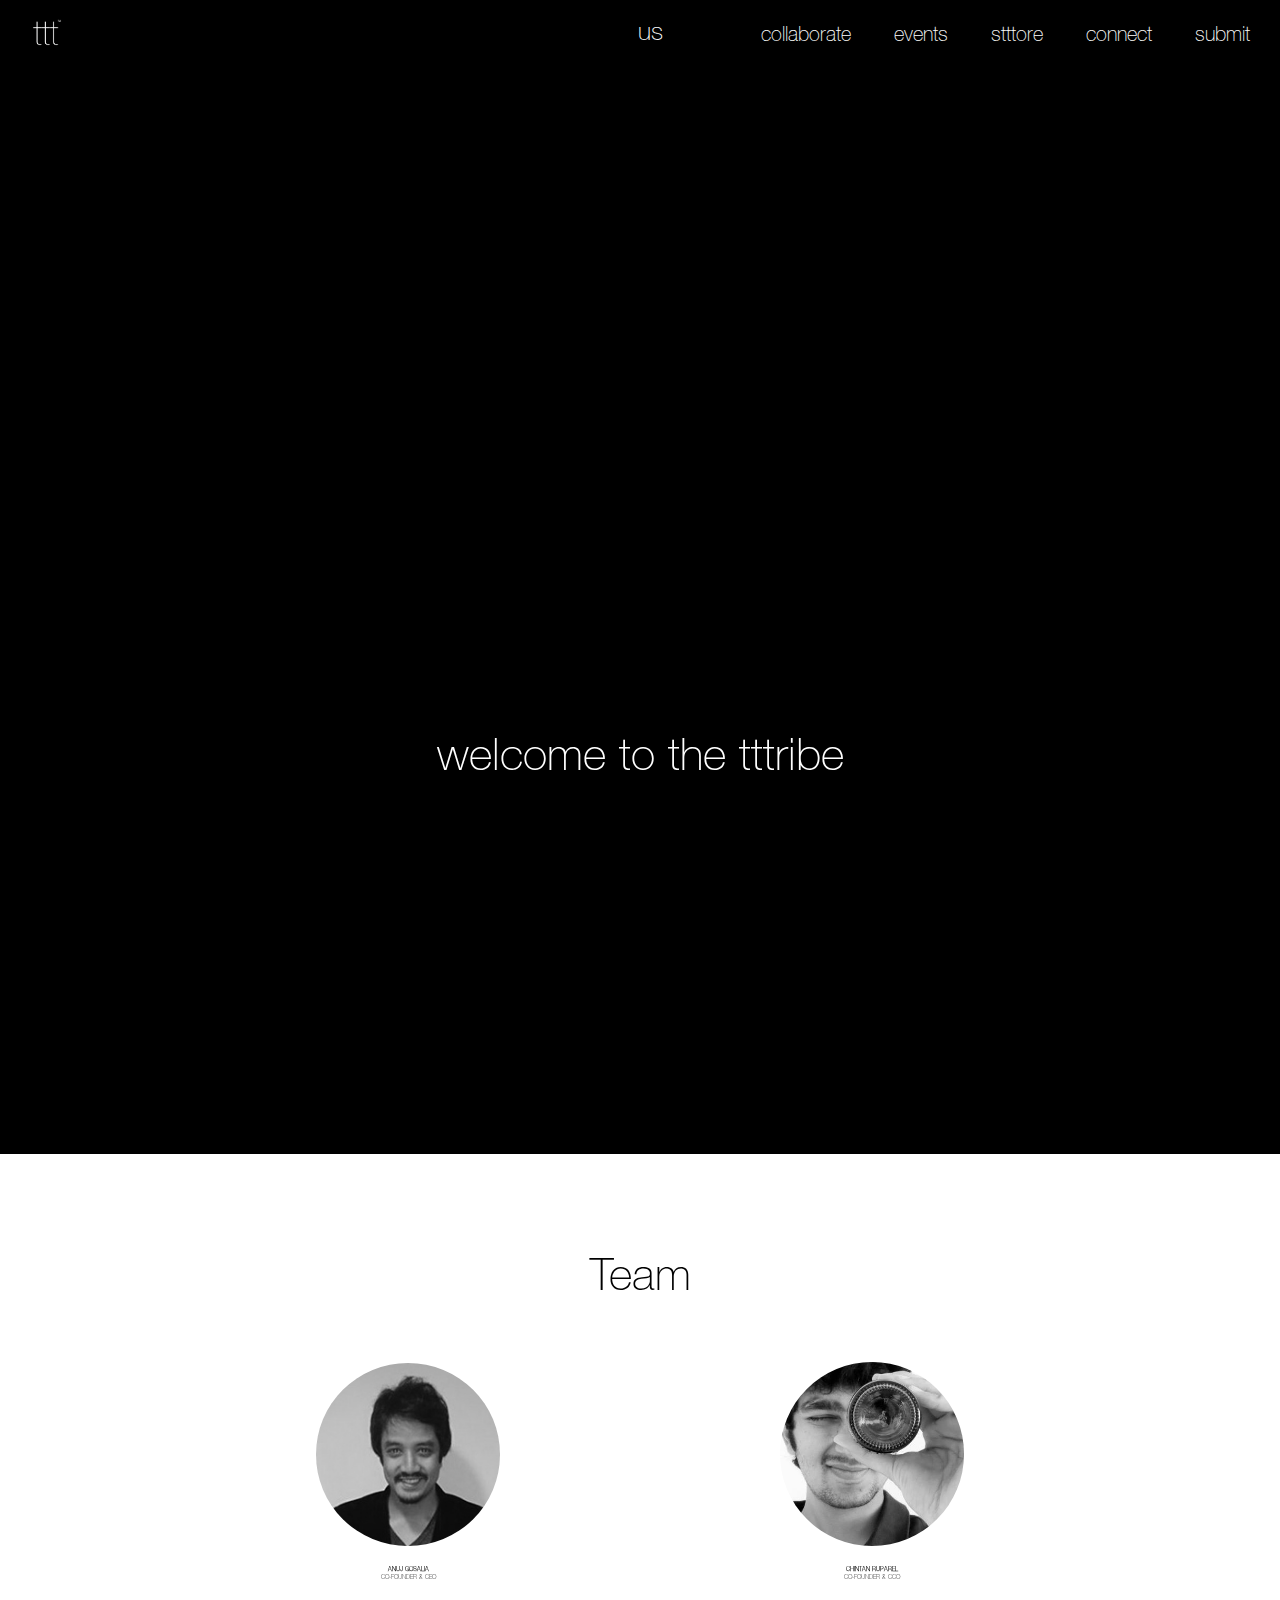
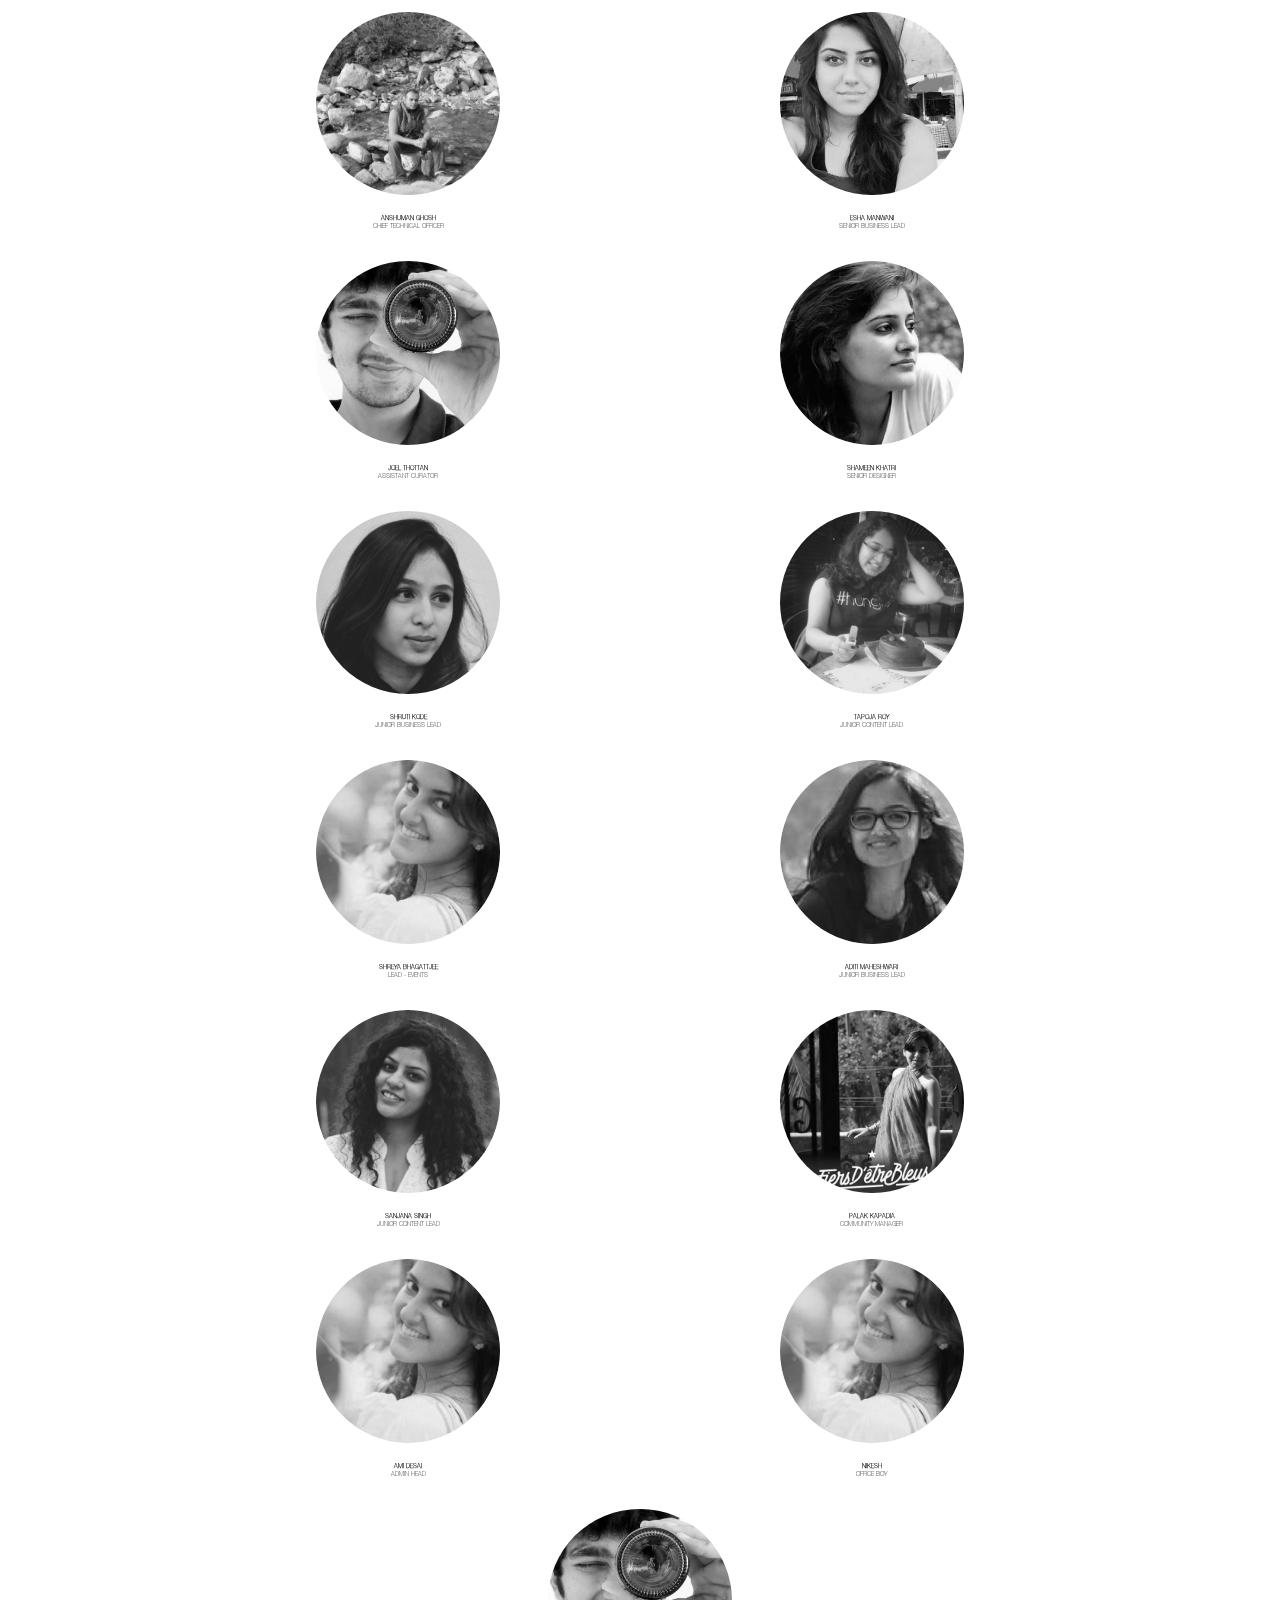
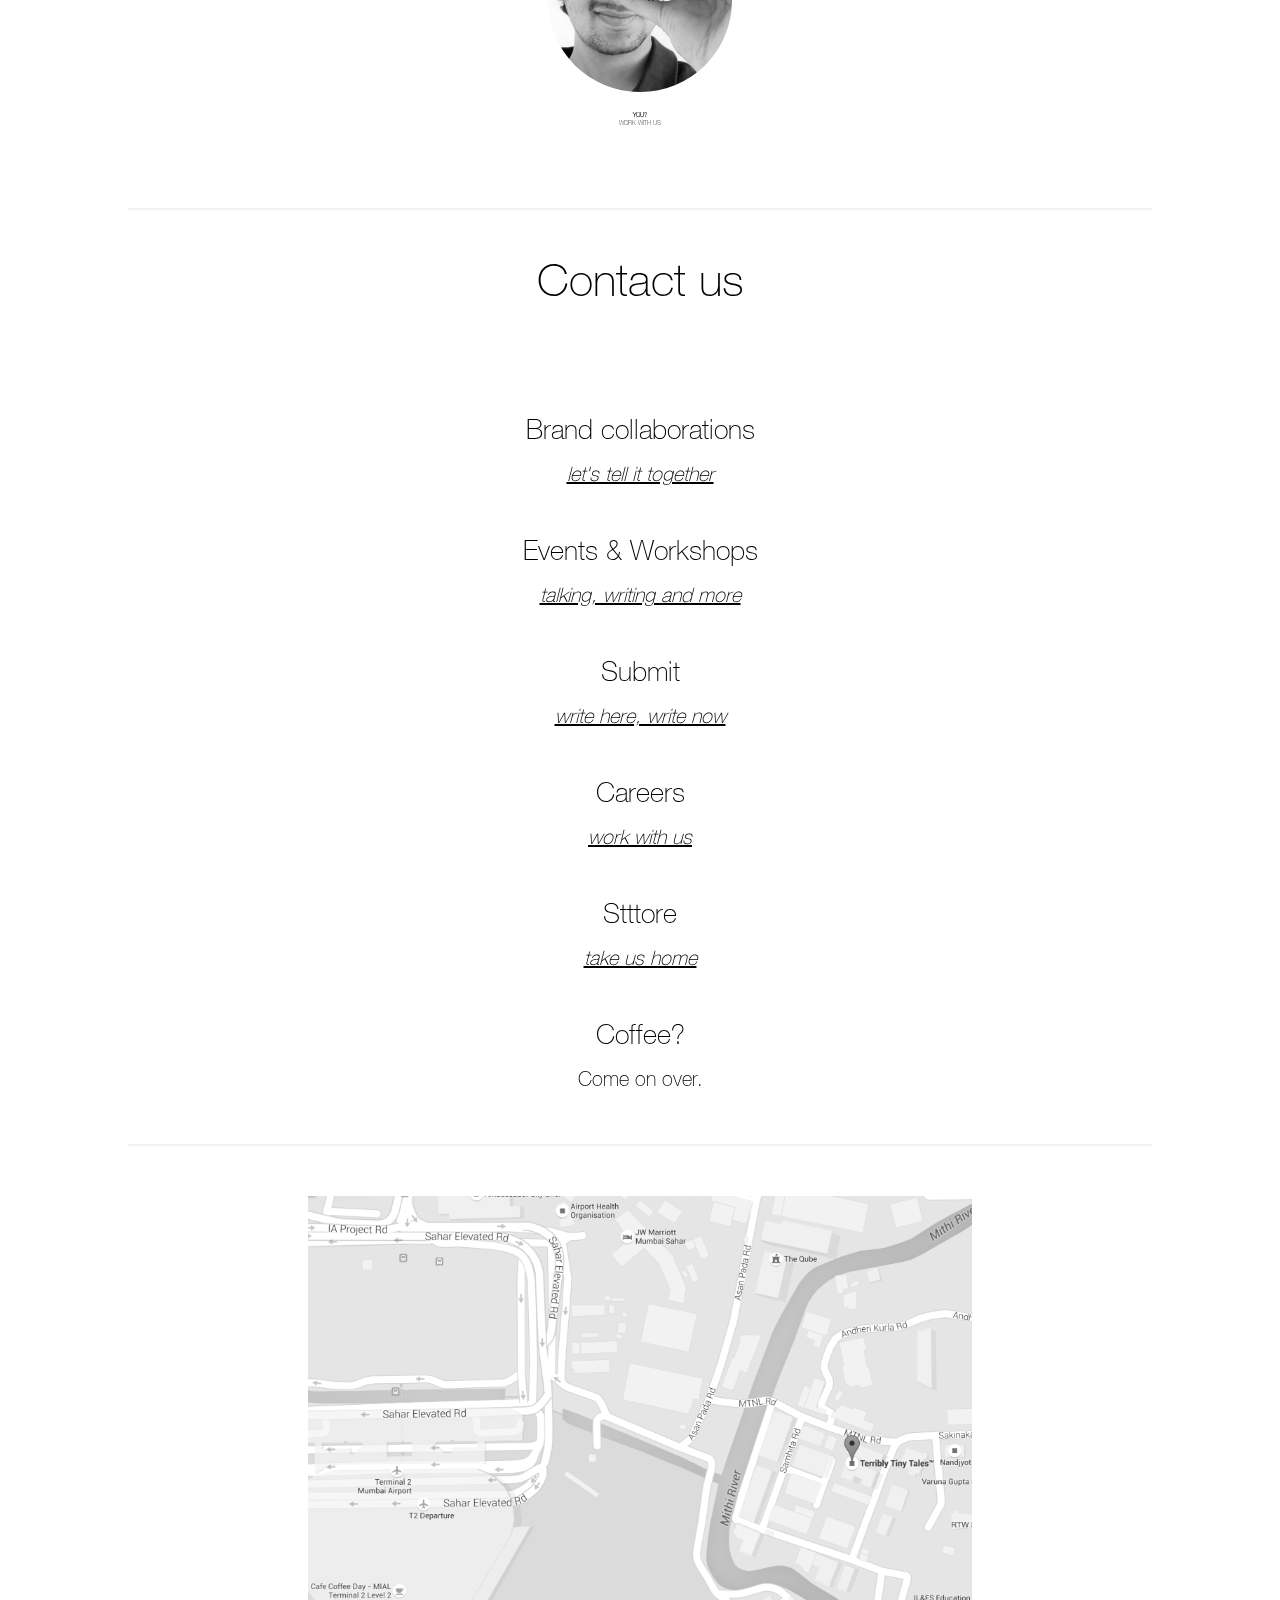
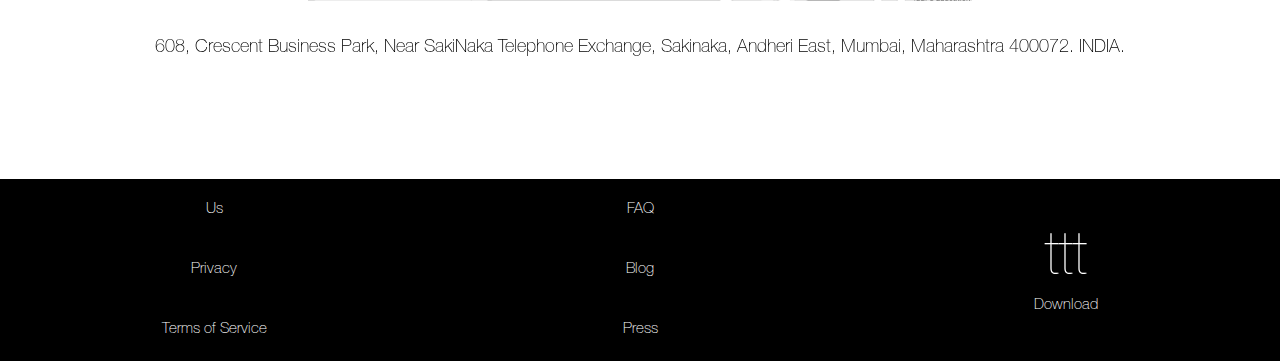
<file: us.html>
<html>
<head>
    <meta name="viewport" content="width=device-width, initial-scale=1">
	<link rel="shortcut icon" href="./favico.jpg" type="image/x-icon">
	<link rel="icon" href="./favico.jpg" type="image/x-icon">
	<title>
		terribly tiny tales | us
	</title>
	<link rel="stylesheet" href="./css/fullpage.css" />
	<link rel="stylesheet" href="./css/base.css" />
	<style>
		.l-center {
			text-align: center;
			/*float: left;*/
			position: absolute;
			height: 70px;
			width: 100%;
			color: white;
		}
		#logo_header {
			height: 70%;
			margin-top: 15%;

		}
		.talebox {
			width: 60%;
			background-color: black;
			margin: 0 auto;
			color: white;
			padding: 40px;
			box-sizing: border-box;
			margin-top: 80px;
			margin-bottom: 30px;
		}
		.tb_title {
			font-size: 6em;
			display: block;
			margin-bottom: 0px;
		}
		.tb_subtitle {
			font-size: 3em;
			margin-top: -10px;
			display: block;
		}
		.sectionheader:not(.no-space) {
		    margin-bottom: 100px;
		}
		.subpara:not(.no-space) {
			margin-top: 100px;
		}
		.userform {
			width: 80%;
			margin: 0 auto;
			text-align: center;
			background-color: rgba(255,255,255,0.9);
			padding-top: 20px;
			padding-bottom: 20px;
		}
		input {
			display: block;
			width: 80%;
			margin: 0 auto;
			margin-top: 8px;
			margin-bottom: 8px;
			padding: 10px;
			border: 0px;
			text-align: center;
			font-size: 2em;
			outline-width: 0px;
		}
		input[type="submit"] {
			background-color: black;
			margin-top: 20px;
			border: 0px;
			color: white;
		}
		.sectionheader {
			color: black;
		}
		.black-page.sectionheader {
			color: white;
		}
		.black-page.subpara {
			color: rgba(255,255,255,0.7);
		}
		.team_member {
			width: 45%;
			max-width: 45%;
			display: inline-block;
			text-align: center;
			margin-bottom: 30px;
			padding-left: 1px;
			padding-right: 1px;
			box-sizing: border-box;
		}
		.team_member_pic {
			width: 40%;
			max-width: 40%;
			margin: 0 auto;
			border-radius: 50%;
			display: block;
		}
		.team_member_name {
			display: block;
			font-size: 0.5em;
			margin-top: 20px;
			line-height: 1.6em;
			text-transform: uppercase;
		}
		.team_member_name b {
			font-weight: 900;
		}
		.sectionheader {

		}
		.vertical-scrolling:not(.no-space) {
			margin: 0px;
			padding-top: 30px;
			padding-bottom: 30px;
		}
		h3 {
			font-size: 2em;
		}
		h3 a {
			text-decoration: underline;
			color: black;
		}
		.map {
			max-height: 45vh;
			max-width: 80vw;
			display: block;
			margin: 0 auto;
		}
		.subpara {
			color: white;
			margin-top: 30px;
			line-height: 1.5em;
		}
		#page-content {
			text-align: center;
		}
		
	</style>
	<link rel="stylesheet" href="./css/media.css" />
</head>

<body>

	<header>
      <div class="header-top clearfix">
        <h4 class="l-left"><a href="index.html"><img src="./img/logo_monogram.jpg" id="logo_header"></a></h4>
        <h4 class="l-center">us</h4>
        <a class="l-right toggle-menu mobile_nav" href="#">
          <i></i>
          <i></i>
          <i></i>
        </a>
        <ul class="l-right desktop_nav" id="desktop_menu">
			<li class="anim">
        		collaborate
        	</li>
        	<li class="anim">
        		events
        	</li>
        	<li class="anim">
        		stttore
        	</li>
        	<li class="anim">
        		connect
        	</li>
        	<li class="anim">
        		submit
        	</li>
        </ul>
      </div>

      <nav class="hide" style="background-color: black;">
        <ul id="menu">
        	<a href="collaborate.html">
        		<li class="anim">
        		<i>collaborate</i>
	        	</li>
	        </a>
        	<a href="events.html">
	        	<li class="anim">
	        		events
	        	</li>
	        </a>
        	<a href="stttore.html">
	        	<li class="anim">
	        		stttore
	        	</li>
	        </a>
        	<a href="us.html">
	        	<li class="anim">
	        		us
	        	</li>
	        </a>
        	<a href="submit.html">
	        	<li class="anim bottom-rule">
	        		submit
	        	</li>
	        </a>
        	<a href="tos.html">
	        	<li class="anim">
	        		t&amp;c
	        	</li>
	        </a>
        	<a href="faqs.html">
	        	<li class="anim">
	        		faqs
	        	</li>
	        </a>
        	<a href="privacy.html">
	        	<li class="anim bottom-rule">
	        		policy
	        	</li>
	        </a>

        	<li class="anim no-hover">
        		<table class="social_list_menu" width="100%">
		        	<tr>
		        		<td width="20%">
				        	<img class="social_logo_menu" src="./img/social/facebook-white.png" />
				        </td>
				        <td width="20%">
				        	<img class="social_logo_menu" src="./img/social/instagram-white.png" />
				        </td>
				        <td width="20%">
				        	<img class="social_logo_menu" src="./img/social/twitter-white.png" />
				        </td>
				        <td width="20%">
							<img class="social_logo_menu" src="./img/social/youtube-white.png" />
				        </td>
				        <td width="20%">
				        	<img class="social_logo_menu" src="./img/social/stttore-white.png" />
				        </td>
				    </tr>
				</table>
        	</li>

		</ul>
      </nav>
    </header>





    <div id="fullPage" class="noplugin nospace">
    	<div class="landing-content">
			    <h1>welcome to the tttribe</h1>
		</div>
    	<div id="page-content">

		    <h1 style="text-align: center;">Team</h1>
		    <br />
		    <br />
		    <span class="team_member">
    			<img class="team_member_pic" src="./img/team/anuj.png" />
    			<span class="team_member_name"><b>Anuj Gosalia</b><br />Co-Founder &amp; CEO</span>
    		</span>
    		<span class="team_member">
    			<img class="team_member_pic" src="./img/team/chintan.jpg" />
    			<span class="team_member_name"><b>Chintan Ruparel</b><br />Co-Founder &amp; CCO</span>
    		</span>
    		<span class="team_member">
    			<img class="team_member_pic" src="./img/team/anshuman.png" />
    			<span class="team_member_name"><b>Anshuman Ghosh</b><br />Chief Technical Officer</span>
    		</span>
    		<span class="team_member">
    			<img class="team_member_pic" src="./img/team/ESHA.png" />
    			<span class="team_member_name"><b>Esha Manwani</b><br />Senior Business Lead</span>
    		</span>
    		<span class="team_member">
    			<img class="team_member_pic" src="./img/team/chintan.jpg" />
    			<span class="team_member_name"><b>Joel Thottan</b><br />Assistant Curator</span>
    		</span>
    		<span class="team_member">
    			<img class="team_member_pic" src="./img/team/SHAMEEN.png" />
    			<span class="team_member_name"><b>Shameen Khatri</b><br />Senior Designer</span>
    		</span>
    		
    		<span class="team_member">
    			<img class="team_member_pic" src="./img/team/SHRUTI.png" />
    			<span class="team_member_name"><b>Shruti Kode</b><br />Junior Business Lead</span>
    		</span>
    		<span class="team_member">
    			<img class="team_member_pic" src="./img/team/Tapoja.png" />
    			<span class="team_member_name"><b>Tapoja Roy</b><br />Junior Content Lead</span>
    		</span>
    		<span class="team_member">
    			<img class="team_member_pic" src="./img/team/SHREYA.png" />
    			<span class="team_member_name"><b>Shreya Bhagattjee</b><br />Lead - Events</span>
    		</span>
    		<span class="team_member">
    			<img class="team_member_pic" src="./img/team/ADITI.png" />
    			<span class="team_member_name"><b>Aditi Maheshwari</b><br />Junior business lead</span>
    		</span>
    		<span class="team_member">
    			<img class="team_member_pic" src="./img/team/SANJANA.png" />
    			<span class="team_member_name"><b>Sanjana Singh</b><br />Junior content lead</span>
    		</span>
    		<span class="team_member">
    			<img class="team_member_pic" src="./img/team/PALAK.png" />
    			<span class="team_member_name"><b>Palak Kapadia</b><br />Community Manager</span>
    		</span>
    		<span class="team_member">
    			<img class="team_member_pic" src="./img/team/SHREYA.png" />
    			<span class="team_member_name"><b>Ami Desai</b><br />Admin Head</span>
    		</span>
    		<span class="team_member">
    			<img class="team_member_pic" src="./img/team/SHREYA.png" />
    			<span class="team_member_name"><b>Nikesh</b><br />Office Boy</span>
    		</span>
    		<span class="team_member">
    			<img class="team_member_pic" src="./img/team/chintan.jpg" />
    			<span class="team_member_name"><b>You?</b><br />Work with us</span>
    		</span>

    		<hr />

		    <h1 style="text-align: center;">Contact us</h1>
		    <br />
		    <br />
		    <h2>Brand collaborations</h2>
			<h3><a href="collaborate.html#thirteenthSection"><i>let's tell it together</i></a></h3>

			<h2>Events &amp; Workshops</h2>
			<h3><a href="events.html#form"><i>talking, writing and more</i></a></h3>
			
			<h2>Submit</h2>
			<h3><a href="submit.html"><i>write here, write now</i></a></h3>
			
			<h2>Careers</h2>
			<h3><a href="careers.html"><i>work with us</i></a></h3>
			
			<h2>Stttore</h2>
			<h3><a href="http://stttore.com"><i>take us home</i></a></h3>
			
			<h2>Coffee?</h2>
			<h3>Come on over.</h3>
			<hr />

    	<img src="./img/map.png" class="map" />
    	<br /><br /><br />
	    <p>608, Crescent Business Park, Near SakiNaka Telephone Exchange, Sakinaka, Andheri East, Mumbai, Maharashtra 400072. INDIA.</p>
	    	
    </div>

    	<table class="footer">
    		<tr>
    			<td width="30%" class="anim">
    				<a href="us.html">Us</a>
    			</td>
    			<td width="33%" class="anim">
    				<a href="faqs.html">FAQ</a>
    			</td>
    			<td width="33%" rowspan="3" class="anim">
    				<span style="font-size: 4em; font-family: neue;">ttt</span>
    				<br /><a href="mediakit.html">Download</a>
    			</td>
    		</tr>
    		<tr>
    			<td width="33%" class="anim">
    				<a href="privacy.html">Privacy</a>
    			</td>
    			<td width="33%" class="anim">
    				Blog
    			</td>
    		</tr>
    		<tr>
    			<td width="33%" class="anim">
    				<a href="tos.html">Terms of Service</a>
    			</td>	
    			<td width="33%" class="anim">
    				<a href="press.html">Press</a>
    			</td>
    		</tr>
    	</table>

	</div>


</body>
<script src="./js/jquery.js"></script>
<script src="./js/fullpage.js"></script>
<script>
	$(document).ready(function() {
		var windowWidth = $(document).width();

		if (windowWidth < 767) {
			$('.brand_logos').css("width", "100%");
			$('.brands_list').css("width", "80%");
		}

		var $header_top = $('.header-top');
		var $nav = $('nav');

  		$nav.click(function() {
		    $header_top.toggleClass('open-menu');
  		});

  		$('#menu').click(function(e) {
  			e.stopPropagation();
  		});


		$('#leftarrow').click(function() {
			$.fn.fullpage.moveSlideLeft();
		});

		$('#rightarrow').click(function() {
			$.fn.fullpage.moveSlideRight();
		});


		$header_top.find('a').on('click', function() {
			$(this).parent().toggleClass('open-menu');
		});

		$('#fullPage').fullpage({
		    sectionSelector: '.vertical-scrolling',
		    slideSelector: '.horizontal-scrolling',
		    controlArrows: false, 
		    scrollBar: true, 
		    slidesNavigation: false,
		    anchors: window.anchors,
		    autoScrolling: false,
		    fitToSection: false,
		    sectionsColor: ['black', 'white', 'white', 'black', 'black'],

		    afterLoad: function(anchorLink, index) {
		      window.lastSlideLoaded = index;
		      $header_top.css('background', 'rgba(0,0,0, 1)');
		      $nav.css('background', 'rgba(0,0,0,0.9)');
		      	$header_top.fadeIn();
		    },

		    onLeave: function(index, nextIndex, direction) {
		    },

		    afterSlideLoad: function( anchorLink, index, slideAnchor, slideIndex){
	            var loadedSlide = $(this);
	        }

		});
		$.fn.fullpage.reBuild();
		$.fn.fullpage.destroy();

});
	</script>
</html>
</file>
<file: css/fullpage.css>
/**
 * fullPage 2.6.6
 * https://github.com/alvarotrigo/fullPage.js
 * MIT licensed
 *
 * Copyright (C) 2013 alvarotrigo.com - A project by Alvaro Trigo
 */
html.fp-enabled,
.fp-enabled body {
    margin: 0;
    padding: 0;
    overflow:hidden;

    /*Avoid flicker on slides transitions for mobile phones #336 */
    -webkit-tap-highlight-color: rgba(0,0,0,0);
}
#superContainer {
    height: 100%;
    position: relative;

    /* Touch detection for Windows 8 */
    -ms-touch-action: none;

    /* IE 11 on Windows Phone 8.1*/
    touch-action: none;
}
.fp-section {
    position: relative;
    -webkit-box-sizing: border-box; /* Safari<=5 Android<=3 */
    -moz-box-sizing: border-box; /* <=28 */
    box-sizing: border-box;
}
.fp-slide {
    float: left;
}
.fp-slide, .fp-slidesContainer {
    height: 100%;
    display: block;
}
.fp-slides {
    z-index:1;
    height: 100%;
    overflow: hidden;
    position: relative;
    -webkit-transition: all 0.3s ease-out; /* Safari<=6 Android<=4.3 */
    transition: all 0.3s ease-out;
}
.fp-section.fp-table, .fp-slide.fp-table {
    display: table;
    table-layout:fixed;
    width: 100%;
}
.fp-tableCell {
    display: table-cell;
    vertical-align: middle;
    width: 100%;
    height: 100%;
}
.fp-slidesContainer {
    float: left;
    position: relative;
}
.fp-controlArrow {
    position: absolute;
    z-index: 4;
    top: 50%;
    cursor: pointer;
    width: 0;
    height: 0;
    border-style: solid;
    margin-top: -38px;
    -webkit-transform: translate3d(0,0,0);
    -ms-transform: translate3d(0,0,0);
    transform: translate3d(0,0,0);
}
.fp-controlArrow.fp-prev {
    left: 15px;
    width: 0;
    border-width: 38.5px 34px 38.5px 0;
    border-color: transparent #fff transparent transparent;
}
.fp-controlArrow.fp-next {
    right: 15px;
    border-width: 38.5px 0 38.5px 34px;
    border-color: transparent transparent transparent #fff;
}
.fp-scrollable {
    overflow: scroll;
}
.fp-notransition {
    -webkit-transition: none !important;
    transition: none !important;
}
#fp-nav {
    position: fixed;
    z-index: 100;
    margin-top: -32px;
    top: 50%;
    opacity: 1;
    -webkit-transform: translate3d(0,0,0);
}
#fp-nav.right {
    right: 17px;
}
#fp-nav.left {
    left: 17px;
}
.fp-slidesNav{
    position: absolute;
    z-index: 4;
    left: 50%;
    opacity: 1;
}
.fp-slidesNav.bottom {
    bottom: 17px;
}
.fp-slidesNav.top {
    top: 17px;
}
#fp-nav ul,
.fp-slidesNav ul {
  margin: 0;
  padding: 0;
}
#fp-nav ul li,
.fp-slidesNav ul li {
    display: block;
    width: 14px;
    height: 13px;
    margin: 7px;
    position:relative;
}
.fp-slidesNav ul li {
    display: inline-block;
}
#fp-nav ul li a,
.fp-slidesNav ul li a {
    display: block;
    position: relative;
    z-index: 1;
    width: 100%;
    height: 100%;
    cursor: pointer;
    text-decoration: none;
}
#fp-nav ul li a.active span,
.fp-slidesNav ul li a.active span,
#fp-nav ul li:hover a.active span,
.fp-slidesNav ul li:hover a.active span{
    height: 12px;
    width: 12px;
    margin: -6px 0 0 -6px;
    border-radius: 100%;
 }
#fp-nav ul li a span,
.fp-slidesNav ul li a span {
    border-radius: 50%;
    position: absolute;
    z-index: 1;
    height: 4px;
    width: 4px;
    border: 0;
    background: #333;
    left: 50%;
    top: 50%;
    margin: -2px 0 0 -2px;
    -webkit-transition: all 0.1s ease-in-out;
    -moz-transition: all 0.1s ease-in-out;
    -o-transition: all 0.1s ease-in-out;
    transition: all 0.1s ease-in-out;
}
#fp-nav ul li:hover a span,
.fp-slidesNav ul li:hover a span{
    width: 10px;
    height: 10px;
    margin: -5px 0px 0px -5px;
}
#fp-nav ul li .fp-tooltip {
    position: absolute;
    top: -2px;
    color: #fff;
    font-size: 14px;
    font-family: arial, helvetica, sans-serif;
    white-space: nowrap;
    max-width: 220px;
    overflow: hidden;
    display: block;
    opacity: 0;
    width: 0;
}
#fp-nav ul li:hover .fp-tooltip,
#fp-nav.fp-show-active a.active + .fp-tooltip {
    -webkit-transition: opacity 0.2s ease-in;
    transition: opacity 0.2s ease-in;
    width: auto;
    opacity: 1;
}
#fp-nav ul li .fp-tooltip.right {
    right: 20px;
}
#fp-nav ul li .fp-tooltip.left {
    left: 20px;
}
</file>
<file: css/base.css>
/* HELPER CLASSES
–––––––––––––––––––––––––––––––––––––––––––––––––– */

.icon-up-open-big:hover:after {
	color: black;	
}

.icon-up-open-big img {
	max-height: 10px;
}
.scroll-icon {
	position: absolute;
	left: 50%;
	bottom: 30px;
	padding: 0 10px;
	-webkit-transform: translateX(-50%);
	-ms-transform: translateX(-50%);
	transform: translateX(-50%);
}

.clearfix:before,
.clearfix:after {
	content: "";
	display: table;
}

.clearfix:after {
	clear: both;
}

.l-left {
	float: left;
}

.l-right {
	float: right;
}

.end {
	margin-top: 30px;
	font-size: 3em;
	font-weight: bold;
	opacity: 0;
	-webkit-transform: translateY(300px);
	-ms-transform: translateY(300px);
	transform: translateY(300px);
	-webkit-transition: opacity, -webkit-transform 1s;
	transition: opacity, transform 1s;
	-webkit-transition-delay: 1s;
	transition-delay: 1s;
}

.anim {
	-o-transition:.5s;
	-ms-transition:.5s;
	-moz-transition:.5s;
	-webkit-transition:.5s;
	transition:.5s;
}

/* –––––––––––––––––––––––––––––––––––––––––––––– */






/* RESET-GENERAL STYLES
   –––––––––––––––––––––––––––––––––––––––––––––– */

* {
	margin: 0;
	padding: 0;
}

html {
	font-size: 62.5%;
}

body {
	color: black;
}

a {
	text-decoration: none;
	color: white;
}

ul, li {
	/*list-style-type: none;*/
}

/* –––––––––––––––––––––––––––––––––––––––––––––– */





@font-face {
	src: url("../fonts/helvetica-ul-ttt.otf");
	font-family: neue;	
}
@font-face {
	src: url("../fonts/helvetica-l-ttt.otf");
	font-family: neue-l;
}

body, html {
	font-family: neue-l;
	-webkit-font-smoothing: antialiased;
	-moz-osx-font-smoothing: grayscale;
}
h1, h2, h3, h4 {
	font-weight: normal;
}
small {
	font-size: 0.3em;
}
section {
	text-align: center;
}

h1 {
	font-size: 5em;
}

h4 {
	line-height: 70px;
	height: 70px;
	font-size: 2.5em;
}

h4 a {
	display: block;
	padding: 0 10px;
}

.horizontal-scrolling {
	display: inline-block;
	max-height: 50vh;
}

#timer {
	height: 1px;
	position: fixed;
	bottom: 30px;
	width: 90%;
	left: 5%;
	right: 5%;
	display: none;
	opacity: 0.2;
}

#fp-nav ul li a span, 
.fp-slidesNav ul li a span {
	background: rgb(255,255,255); 
}
#fp-nav {
	opacity: 0.4;
	display: none;
}

#fullPage.noplugin {
	padding-top: 100px;
	padding-bottom: 0px;
	margin-bottom: 0px;
	margin-top: 0px;
}
#fullPage.noplugin.nospace {
	padding-top: 0px;
}
.noplugin .footer {
	position: relative;
	margin-bottom: 0px;
	margin-top: 0px;
}
#page-content {
	padding-left: 10%;
	padding-right: 10%;
	width: 100%;
	box-sizing: border-box;
	padding-bottom: 100px;
}
.noplugin p {
	font-size: 1.8em;
	margin-bottom: 20px;
}
.noplugin h1 {
	margin-top: 30px;
	margin-bottom: 30px;
	font-size: 4.5em;
}
.noplugin h2 {
	font-size: 2.7em;
	margin-top: 50px;
	margin-bottom: 15px;
}
.noplugin hr {
	border: 1px solid rgba(0,0,0,0.1);
	margin-top: 50px;
	margin-bottom: 50px;
	opacity: 0.5;
}
.noplugin ul {
	list-style-type: disc;
	list-style-position: inside;
	list-style-image: none;
	font-size: 1.8em;
	padding-left: 20px;
	box-sizing: border-box;
	padding-right: 20px;
	word-wrap: break-word;
}
.noplugin ul li {
	padding-top: 5px;
	padding-bottom: 5px;
}

.landing-content {
	width: 100%;
	background-color: rgba(0,0,0,1);
	top: 0px;
	height: 50vh;
	margin-bottom: 100px;
	padding-top: 55%;
	text-align: center;
}
.landing-content h1 {
	color: white;
}
#page-content h2 a {
	color: black;
	text-decoration: underline;
}


.sections {
	padding-top: 60px;
	padding-bottom: 60px;
	margin-top: 60px;
	margin-bottom: 60px;
	display: block;
}
.main-section {
	padding-top: 30%;
	margin-top: 0px;
	position: absolute;
	top: 65px;
	height: 30%;
}

.faq .answer {
	display: none;
}
.faq .question {
	border-top: 1px solid rgba(0,0,0,0.1);
	cursor: pointer;
}
.faq .question h2 {
	margin-top: 20px;
	margin-bottom: 20px;
	font-size: 2.4em;
	width: 100%;
}
.faq .question .down_arrow {
	max-height: 10px;
	float: right;
}

#page-content .sectionheader {
	font-size: 3.2em;
}
#page-content .subpara {
	font-size: 1.7em;
}

#photos {
  /* Prevent vertical gaps */
  line-height: 0;
   
  -webkit-column-count: 2;
  -webkit-column-gap:   0px;
  -moz-column-count:    2;
  -moz-column-gap:      0px;
  column-count:         2;
  column-gap:           0px;  
}

#photos img {
  /* Just in case there are inline attributes */
  width: 100% !important;
  height: auto !important;
}


/* NAVIGATION AND MENU
   –––––––––––––––––––––––––––––––––––––––––––––––––– */

.toggle-menu {
	width: 50px;
	height: 50px;
	display: inline-block;
	position: relative;
	top: 10px;
}

.toggle-menu i {
	position: absolute;
	display: block;
	height: 2px;
	background: white;
	width: 30px;
	left: 10px;
	-webkit-transition: all .3s;
	transition: all .3s;
}

.toggle-menu i:nth-child(1) {
	top: 16px;
}

.toggle-menu i:nth-child(2) {
	top: 24px;
}

.toggle-menu i:nth-child(3) {
	top: 32px;
}

.open-menu i:nth-child(1) {
	top: 25px;
	-webkit-transform: rotateZ(45deg);
	transform: rotateZ(45deg);
}

.open-menu i:nth-child(2) {
	background: transparent;
}

.open-menu i:nth-child(3) {
	top: 25px;
	-webkit-transform: rotateZ(-45deg);
	transform: rotateZ(-45deg);
}

#menu {
	position: fixed;
	right: 0px;
	top: 70px;
	padding-top: 30px;
	font-family: neue-l;
	width: 50%;
	padding-bottom: 100%;
	color: white;
	background-color: rgba(0,0,0,1);
}

#menu li {
	font-size: 2.3em;
	padding-top: 15px;
	padding-bottom: 15px;
	padding-left: 20px;
	padding-right: 0px;
	/*border-bottom: 1px solid rgba(255,255,255,0.5);*/
	cursor: pointer;
	display: block;
}

#menu li:hover:not(.no-hover) {
	background-color: rgba(255,255,255,1);
	color: black;
}


#desktop_menu {
	font-family: neue-l;
	color: white;
}

#desktop_menu li {
	font-size: 2em;
	padding-top: 25px;
	padding-bottom: 25px;
	padding-left: 20px;
	padding-right: 20px;
	cursor: pointer;
	display: inline-block;
	box-sizing: border-box;
}

#desktop_menu li:hover {
	background-color: rgba(255,255,255,1);
	color: black;
	box-shadow: 0 0 10px black;
}

nav {
	height: 0;
	opacity: 0;
	box-sizing: border-box;
	background: rgba(0,0,0,1);
	position: fixed;
	right: 0px;
	top: 70px;
	width: 100%;
	-webkit-transition: all 0.5s;
	transition: all 0.5s;
}

.open-menu ~ nav {
	opacity: 1;
	padding: 80px 0;
	z-index: 15;
	height: 100vh;
	background-color: rgba(0,0,0,1);
}

nav ul {
	padding: 0 10px;
	display: -webkit-box;
	display: -webkit-flex;
	display: -ms-flexbox;
	display: flex;
}

nav li {
	-webkit-box-flex: 1;
	-webkit-flex: 1;
	-ms-flex: 1;
	flex: 1;
}

nav li a {
	font-size: 2em;
	display: block;
	padding: 20px;
	text-align: center;
	-webkit-transition: background .3s;
	transition: background .3s;
}


.mobile_nav {
	display: none;
}

.desktop_nav {
	display: inline;
}

.bottom-rule {
	border-bottom: 1px solid rgba(255,255,255,0.5);
}

/* –––––––––––––––––––––––––––––––––––––––––––––––––– */






/* HEADER AND FOOTER AREAS
   –––––––––––––––––––––––––––––––––––––––––––––––––– */

.header-top {
	background: rgba(0,0,0,0.9);
	height: 70px;
	padding: 0 10px;
	position: fixed;
	color: black;
	top: 0;
	width: 100%;
	display: none;
	font-family: neue-l;
	text-align: center;
	z-index: 12;
	box-sizing: border-box;
}

#logo_header {
	height: 100%;
	vertical-align: center;
	padding-top: 0px;
	padding-bottom: 0px;
	box-sizing: border-box;
	z-index: 99;
}

.footer {
	position: absolute;
	bottom: 0px;
	left: 0px;
	width: 100%;
	font-size: 1.5em;
	font-family: neue-l;
	background-color: rgba(0,0,0,1);
	color: white;
}

.footer tr td {
	text-align: center;
	padding-top: 20px;
	padding-bottom: 20px;
	cursor: pointer;
}

.footer tr td:hover {
}

.social_logo_menu {
	max-height: 15px;
}

/* –––––––––––––––––––––––––––––––––––––––––––––––––– */






/* PAGE CONTENT - TITLE AND SUBTITLE
   –––––––––––––––––––––––––––––––––––––––––––––––––– */

.sectionheader {
	display: block;
	width: 80vw;
	margin-left: auto;
	margin-right: auto;
	padding-left: 10px;
	padding-right: 10px;
	text-align: center;
	margin-bottom: 40px;
	box-sizing: border-box;
}

.subpara {
	font-size: 2.2em;
	color: rgba(0,0,0,0.5);
	font-family: neue-l;
	display: block;
	width: 100%;
	padding-left: 10%;
	padding-right: 10%;
	box-sizing: border-box;
}

.sectionimage {
	width: 45%;
	display: block;
	margin: 0 auto;
	margin-bottom: 60px;
}

/* –––––––––––––––––––––––––––––––––––––––––––––––––– */








/* BRANDS AREA
   –––––––––––––––––––––––––––––––––––––––––––––––––– */
   
#brandheading {
	position: fixed;
	display: none;
	top: 20%;
	width: 80%;
	left: 10%;
	right: 10%;
}

.brands_list {
	width: 80%;
	position: relative;
	margin: 0 auto;
	max-height: 10%;
	height: 10%;
}

.brands_list tr td img {
	max-height: 7vh;
	width: auto;
}

.brands_list tr td {
	text-align: center;
	padding: 40px;
}

/* –––––––––––––––––––––––––––––––––––––––––––––––––– */






/* HORIZONTAL SLIDE CONTROLS
   –––––––––––––––––––––––––––––––––––––––––––––––––– */

.slideControl {
	position: fixed;
	display: none;
	z-index: 100;
}

#leftarrow {
	left: 5%;
	top:50%;
	bottom: 0;
	width: 15px;
	transform: translate(0, -50%);
}

#rightarrow {
	right: 5%;
	top:50%;
	bottom: 0;
	width: 15px;
	transform: translate(0, -50%);
}

/* –––––––––––––––––––––––––––––––––––––––––––––––––– */
</file>
<file: css/media.css>
/* MEDIA QUERIES */
@media screen and (max-width: 767px) {
  nav ul {
    -webkit-box-orient: vertical;
    -webkit-box-direction: normal;
    -webkit-flex-direction: column;
        -ms-flex-direction: column;
            flex-direction: column;
  }

  nav li {
    margin-top: 1px;
  }
  
  nav li a {
    font-size: 1.5em;
  }
  
  .scroll-icon {
    display: none;
  }
  .mobile_nav {
    display: inline-block;
  }
  .desktop_nav {
    display: none;
  }
  #logo_hero {
  font-size: 5em;
  width: 70%;
}

  .brands_list {
  width: 80%;
  position: relative;
  margin: 0 auto;
}
.brands_list tr td img {
  max-width: 100%;
}
.brands_list tr td {
  width: 33%;
  padding: 20px;
}
.social_list {
  width: 100%;
}
.social_list tr td img {
  max-width: 100%;
}
.social_list tr td {
  padding: 20px;
}
.sectionimage {
  width: 90%;
  margin-bottom: 40px;
}
.sectionheader {
  margin-bottom: 40px;
  font-size: 3em;
}

}

@media screen and (max-height: 600px) {
  #menu { 
    top: 70px;
    padding-top: 0px;
  }
  .sectionheader {
    margin-bottom: 20px;
    margin-top: 20px;
  }
  .talebox {
    margin-top: 0px;
  }
  .sectionimage {
    margin-bottom: 40px;
  }
  .subpara {
    /*margin-top: 20px;*/
  }
  .talebox {
    width: 60%;
  }
  .tb_subtitle {
    margin-top: 0px;
  }
  .tb_title {
    font-size: 5em;
  }
  input {
    padding: 3px;
  }
  #menu li {
    font-size: 1.8em;
    padding-top: 12px;
    padding-bottom: 12px;
  }
}

@media screen and (max-width: 400px) {
  html {
    font-size: 50%;
  }
  .open-menu ~ nav {
    padding: 20px 0;
  }
  .mobile_nav {
    display: inline-block;
  }
  .desktop_nav {
    display: none;
  }
  nav li a {
    padding: 3px;
  }
  .sectionheader {
  font-size: 3.6em;
  }
 

}
</file>
